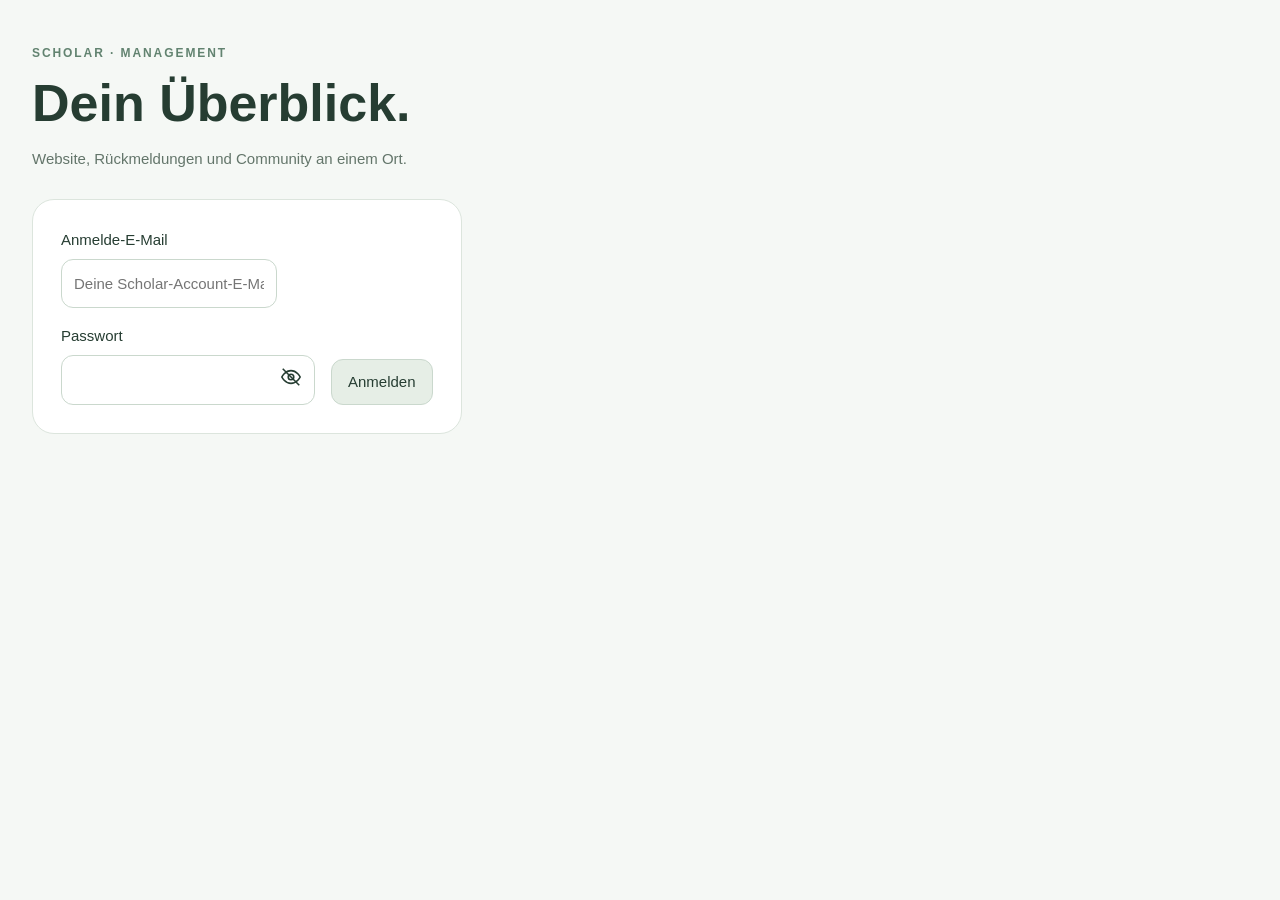
<file: management/index.html>
<!doctype html><html lang="de"><meta charset="utf-8"><meta name="viewport" content="width=device-width,initial-scale=1"><title>Scholar · Verwaltung</title><meta name="robots" content="noindex,nofollow"><meta name="referrer" content="no-referrer"><link rel="stylesheet" href="style.css"><script src="sdk.js" defer></script><script src="config.js" defer></script><script src="offer-view.js" defer></script><script src="origin-filter.js" defer></script><script src="dashboard.js" defer></script><script src="admin.js" defer></script><script src="layout.js" defer></script><script src="managed-notices.js" defer></script><script src="discover.js" defer></script><script src="discover-workflow.js" defer></script><script src="discover-bulk.js" defer></script><script src="discover-topic-model.js" defer></script><script src="discover-topics.js" defer></script><script src="notice-import.js" defer></script><script src="feedback.js" defer></script><script src="newsletter.js" defer></script><link rel="stylesheet" href="management.css"><script src="management.js" defer></script><main><header><span>Scholar · Management</span><h1>Dein Überblick.</h1><p>Website, Rückmeldungen und Community an einem Ort.</p></header><form id="login"><label>Anmelde-E-Mail<input id="email" type="email" autocomplete="username" required></label><label>Passwort<input id="password" type="password" autocomplete="current-password" required></label><button>Anmelden</button></form><p id="status" role="status"></p><section id="dashboard" hidden><nav><label>Kategorie<select id="contentCategory"><option value="all">Alle Inhalte</option><option value="posts">Community-Beiträge</option><option value="offers">Lehrveranstaltungen</option><option value="exams">Prüfungstermine</option></select></label><label>Ansicht<select id="mode"><option value="queue">Zur Prüfung markiert</option><option value="sample">Stichprobe</option><option value="all">Neueste Inhalte</option></select></label><button id="refresh">Aktualisieren</button><button id="logout">Abmelden</button></nav><details><summary>Wortfilter verwalten</summary><p>Begriffe markieren neue oder geänderte Inhalte. Sie löschen und verifizieren nichts.</p><form id="rule"><input id="term" placeholder="Begriff (mindestens 3 Zeichen)" minlength="3" required><button>Filter hinzufügen</button></form><div id="rules"></div></details><div id="items"></div></section></main></html>
</file>
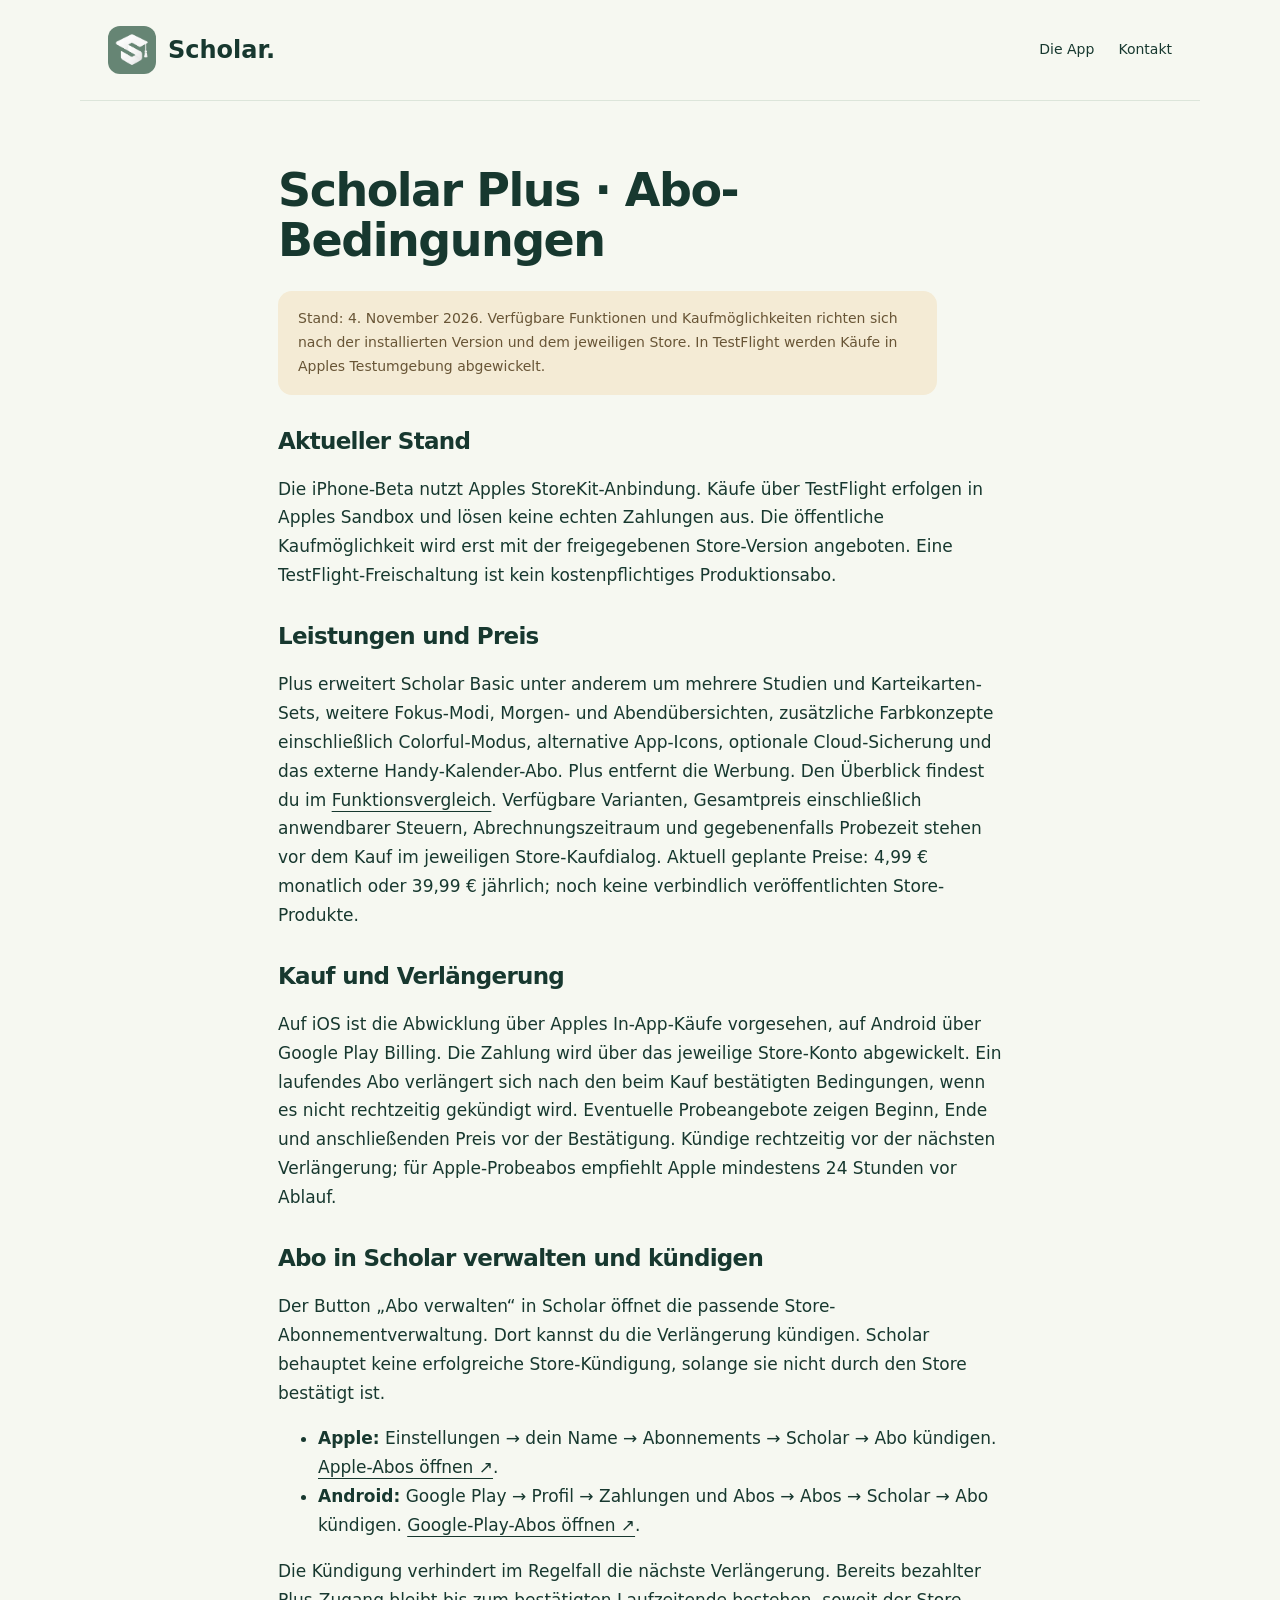
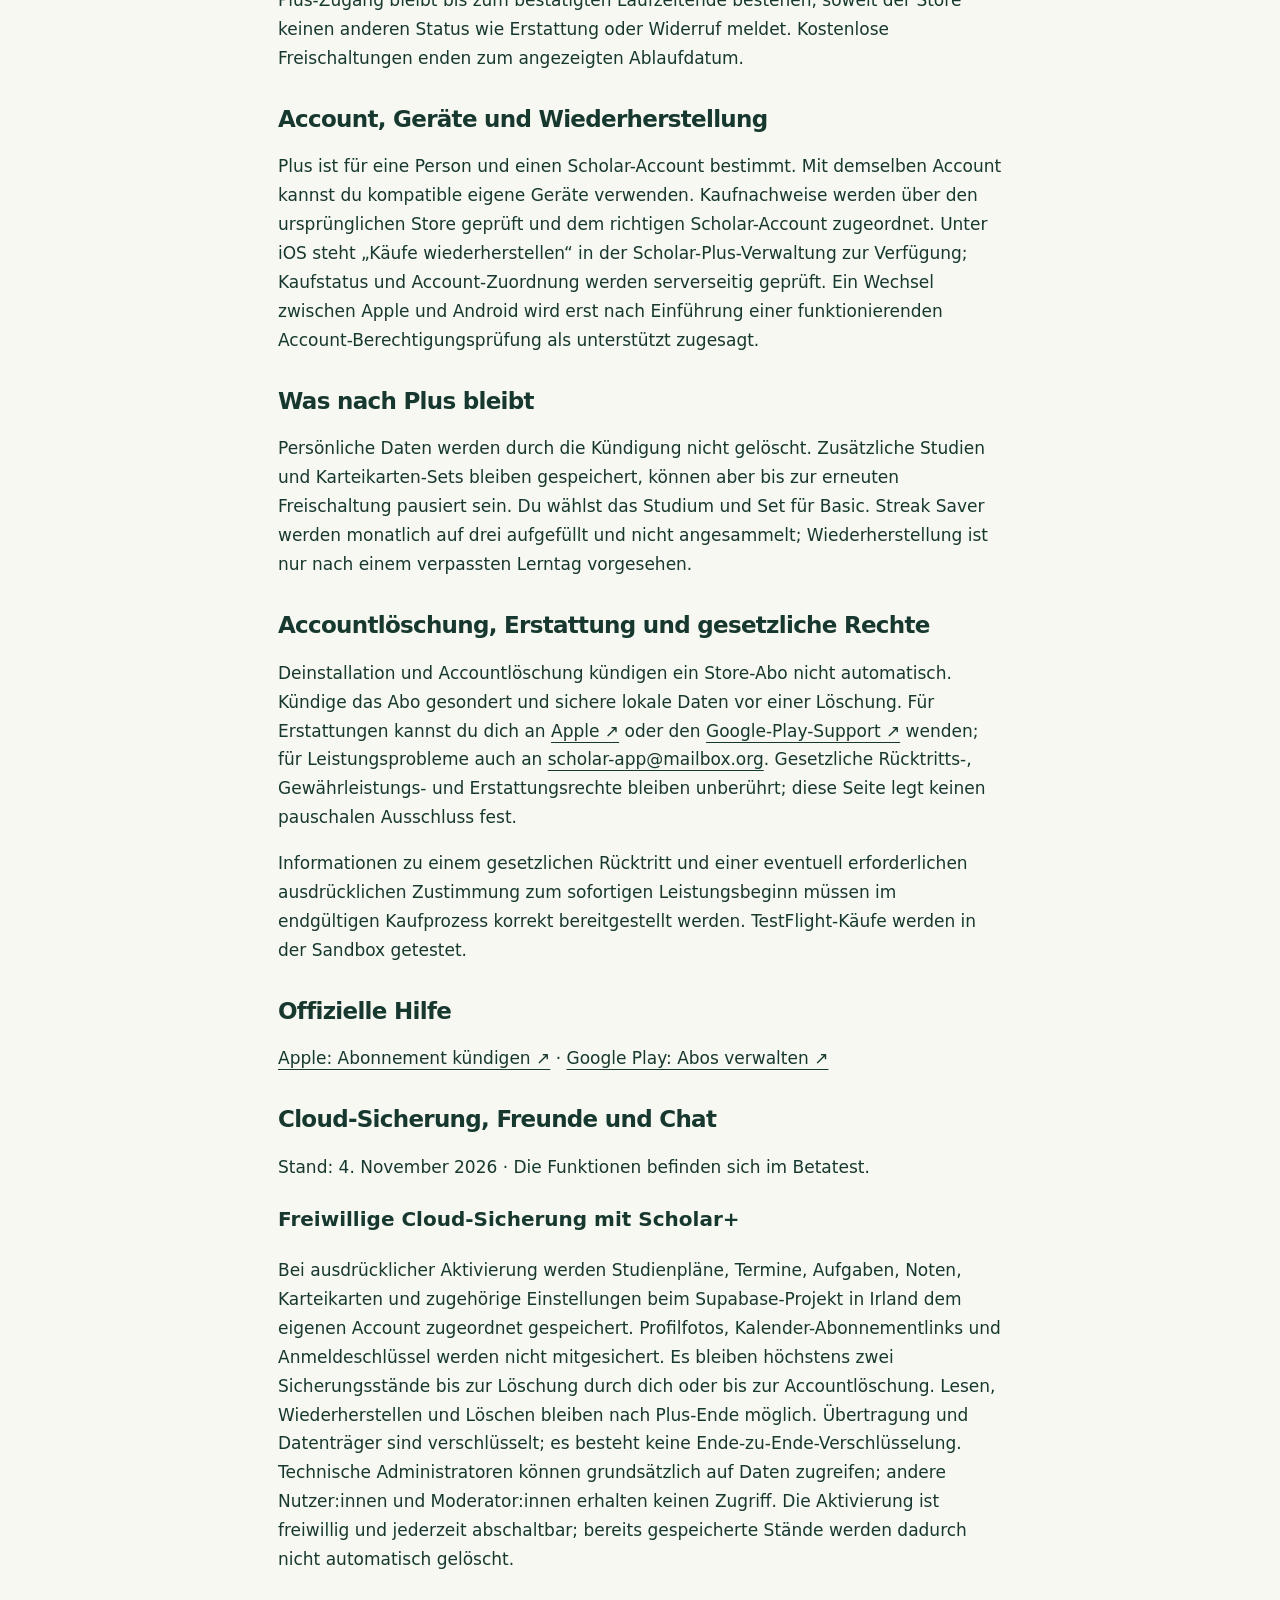
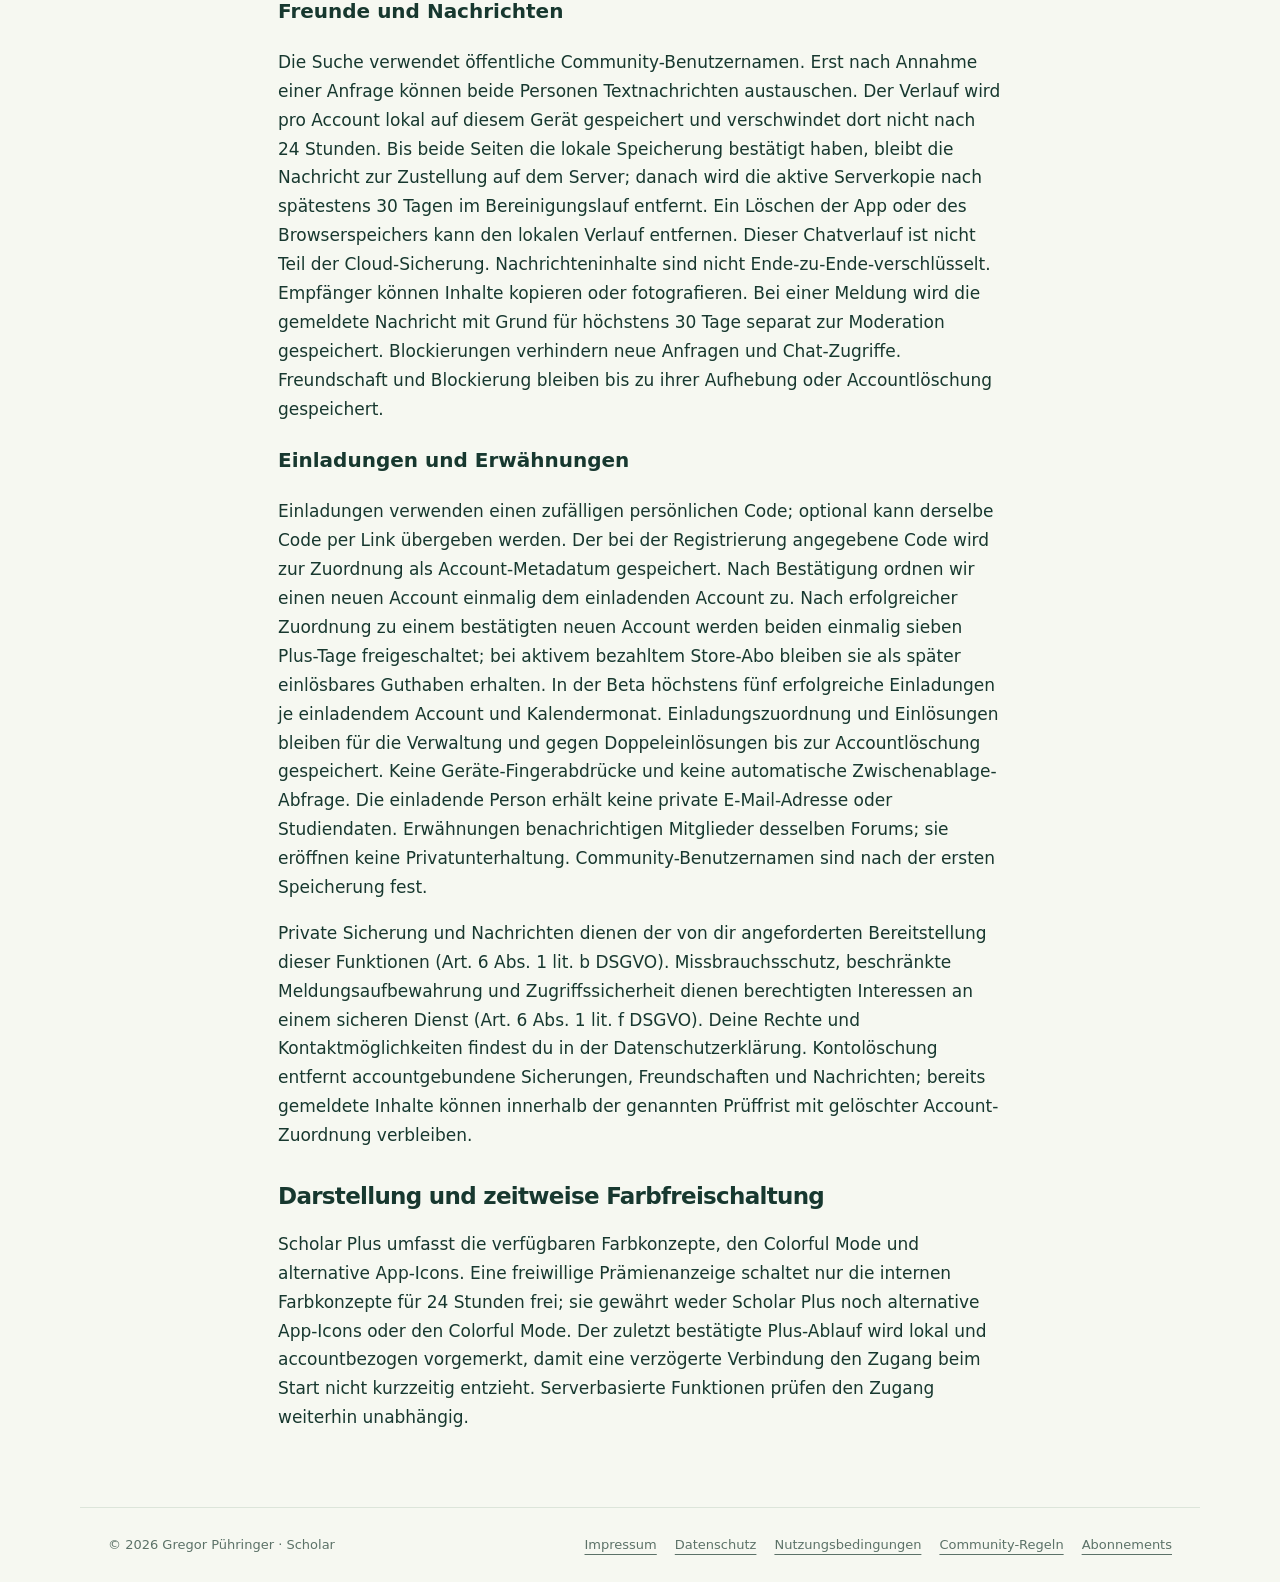
<file: abonnements.html>
<!doctype html><html lang="de"><head><meta charset="utf-8"><meta name="viewport" content="width=device-width,initial-scale=1"><meta name="description" content="Scholar – Studienplanung, Lernen und Community. Informationen zur App und Kontakt."><title>Scholar Plus · Abo-Bedingungen · Scholar</title><link rel="icon" type="image/png" href="assets/favicon-current.png?v=4"><link rel="stylesheet" href="assets/style.css?v=20261104-planner"></head><body><header><a class="brand" href="index.html"><img src="assets/icon.png" alt="">Scholar.</a><nav aria-label="Hauptnavigation"><a href="index.html#funktionen">Die App</a><a href="index.html#kontakt">Kontakt</a></nav></header><main class="legal"><h1>Scholar Plus · Abo-Bedingungen</h1><p class="registration-notice">Stand: 4. November 2026. Verfügbare Funktionen und Kaufmöglichkeiten richten sich nach der installierten Version und dem jeweiligen Store. In TestFlight werden Käufe in Apples Testumgebung abgewickelt.</p><h2>Aktueller Stand</h2><p>Die iPhone-Beta nutzt Apples StoreKit-Anbindung. Käufe über TestFlight erfolgen in Apples Sandbox und lösen keine echten Zahlungen aus. Die öffentliche Kaufmöglichkeit wird erst mit der freigegebenen Store-Version angeboten. Eine TestFlight-Freischaltung ist kein kostenpflichtiges Produktionsabo.</p><h2>Leistungen und Preis</h2><p>Plus erweitert Scholar Basic unter anderem um mehrere Studien und Karteikarten-Sets, weitere Fokus-Modi, Morgen- und Abendübersichten, zusätzliche Farbkonzepte einschließlich Colorful-Modus, alternative App-Icons, optionale Cloud-Sicherung und das externe Handy-Kalender-Abo. Plus entfernt die Werbung. Den Überblick findest du im <a href="index.html#vergleich">Funktionsvergleich</a>. Verfügbare Varianten, Gesamtpreis einschließlich anwendbarer Steuern, Abrechnungszeitraum und gegebenenfalls Probezeit stehen vor dem Kauf im jeweiligen Store-Kaufdialog. Aktuell geplante Preise: 4,99 € monatlich oder 39,99 € jährlich; noch keine verbindlich veröffentlichten Store-Produkte.</p><h2>Kauf und Verlängerung</h2><p>Auf iOS ist die Abwicklung über Apples In-App-Käufe vorgesehen, auf Android über Google Play Billing. Die Zahlung wird über das jeweilige Store-Konto abgewickelt. Ein laufendes Abo verlängert sich nach den beim Kauf bestätigten Bedingungen, wenn es nicht rechtzeitig gekündigt wird. Eventuelle Probeangebote zeigen Beginn, Ende und anschließenden Preis vor der Bestätigung. Kündige rechtzeitig vor der nächsten Verlängerung; für Apple-Probeabos empfiehlt Apple mindestens 24 Stunden vor Ablauf.</p><h2>Abo in Scholar verwalten und kündigen</h2><p>Der Button „Abo verwalten“ in Scholar öffnet die passende Store-Abonnementverwaltung. Dort kannst du die Verlängerung kündigen. Scholar behauptet keine erfolgreiche Store-Kündigung, solange sie nicht durch den Store bestätigt ist.</p><ul><li><strong>Apple:</strong> Einstellungen → dein Name → Abonnements → Scholar → Abo kündigen. <a href="https://apps.apple.com/account/subscriptions">Apple-Abos öffnen ↗</a>.</li><li><strong>Android:</strong> Google Play → Profil → Zahlungen und Abos → Abos → Scholar → Abo kündigen. <a href="https://play.google.com/store/account/subscriptions">Google-Play-Abos öffnen ↗</a>.</li></ul><p>Die Kündigung verhindert im Regelfall die nächste Verlängerung. Bereits bezahlter Plus-Zugang bleibt bis zum bestätigten Laufzeitende bestehen, soweit der Store keinen anderen Status wie Erstattung oder Widerruf meldet. Kostenlose Freischaltungen enden zum angezeigten Ablaufdatum.</p><h2>Account, Geräte und Wiederherstellung</h2><p>Plus ist für eine Person und einen Scholar-Account bestimmt. Mit demselben Account kannst du kompatible eigene Geräte verwenden. Kaufnachweise werden über den ursprünglichen Store geprüft und dem richtigen Scholar-Account zugeordnet. Unter iOS steht „Käufe wiederherstellen“ in der Scholar-Plus-Verwaltung zur Verfügung; Kaufstatus und Account-Zuordnung werden serverseitig geprüft. Ein Wechsel zwischen Apple und Android wird erst nach Einführung einer funktionierenden Account-Berechtigungsprüfung als unterstützt zugesagt.</p><h2>Was nach Plus bleibt</h2><p>Persönliche Daten werden durch die Kündigung nicht gelöscht. Zusätzliche Studien und Karteikarten-Sets bleiben gespeichert, können aber bis zur erneuten Freischaltung pausiert sein. Du wählst das Studium und Set für Basic. Streak Saver werden monatlich auf drei aufgefüllt und nicht angesammelt; Wiederherstellung ist nur nach einem verpassten Lerntag vorgesehen.</p><h2>Accountlöschung, Erstattung und gesetzliche Rechte</h2><p>Deinstallation und Accountlöschung kündigen ein Store-Abo nicht automatisch. Kündige das Abo gesondert und sichere lokale Daten vor einer Löschung. Für Erstattungen kannst du dich an <a href="https://reportaproblem.apple.com/">Apple ↗</a> oder den <a href="https://support.google.com/googleplay/answer/2479637?hl=de">Google-Play-Support ↗</a> wenden; für Leistungsprobleme auch an <a href="mailto:scholar-app@mailbox.org">scholar-app@mailbox.org</a>. Gesetzliche Rücktritts-, Gewährleistungs- und Erstattungsrechte bleiben unberührt; diese Seite legt keinen pauschalen Ausschluss fest.</p><p>Informationen zu einem gesetzlichen Rücktritt und einer eventuell erforderlichen ausdrücklichen Zustimmung zum sofortigen Leistungsbeginn müssen im endgültigen Kaufprozess korrekt bereitgestellt werden. TestFlight-Käufe werden in der Sandbox getestet.</p><h2>Offizielle Hilfe</h2><p><a href="https://support.apple.com/de-at/118428">Apple: Abonnement kündigen ↗</a> · <a href="https://support.google.com/googleplay/answer/7018481?hl=de">Google Play: Abos verwalten ↗</a></p><!-- scholar-private-features --><section class="card"><h2>Cloud-Sicherung, Freunde und Chat</h2><p>Stand: 4. November 2026 · Die Funktionen befinden sich im Betatest.</p><h3>Freiwillige Cloud-Sicherung mit Scholar+</h3><p>Bei ausdrücklicher Aktivierung werden Studienpläne, Termine, Aufgaben, Noten, Karteikarten und zugehörige Einstellungen beim Supabase-Projekt in Irland dem eigenen Account zugeordnet gespeichert. Profilfotos, Kalender-Abonnementlinks und Anmeldeschlüssel werden nicht mitgesichert. Es bleiben höchstens zwei Sicherungsstände bis zur Löschung durch dich oder bis zur Accountlöschung. Lesen, Wiederherstellen und Löschen bleiben nach Plus-Ende möglich. Übertragung und Datenträger sind verschlüsselt; es besteht keine Ende-zu-Ende-Verschlüsselung. Technische Administratoren können grundsätzlich auf Daten zugreifen; andere Nutzer:innen und Moderator:innen erhalten keinen Zugriff. Die Aktivierung ist freiwillig und jederzeit abschaltbar; bereits gespeicherte Stände werden dadurch nicht automatisch gelöscht.</p><h3>Freunde und Nachrichten</h3><p>Die Suche verwendet öffentliche Community-Benutzernamen. Erst nach Annahme einer Anfrage können beide Personen Textnachrichten austauschen. Der Verlauf wird pro Account lokal auf diesem Gerät gespeichert und verschwindet dort nicht nach 24 Stunden. Bis beide Seiten die lokale Speicherung bestätigt haben, bleibt die Nachricht zur Zustellung auf dem Server; danach wird die aktive Serverkopie nach spätestens 30 Tagen im Bereinigungslauf entfernt. Ein Löschen der App oder des Browserspeichers kann den lokalen Verlauf entfernen. Dieser Chatverlauf ist nicht Teil der Cloud-Sicherung. Nachrichteninhalte sind nicht Ende-zu-Ende-verschlüsselt. Empfänger können Inhalte kopieren oder fotografieren. Bei einer Meldung wird die gemeldete Nachricht mit Grund für höchstens 30 Tage separat zur Moderation gespeichert. Blockierungen verhindern neue Anfragen und Chat-Zugriffe. Freundschaft und Blockierung bleiben bis zu ihrer Aufhebung oder Accountlöschung gespeichert.</p><h3>Einladungen und Erwähnungen</h3><p>Einladungen verwenden einen zufälligen persönlichen Code; optional kann derselbe Code per Link übergeben werden. Der bei der Registrierung angegebene Code wird zur Zuordnung als Account-Metadatum gespeichert. Nach Bestätigung ordnen wir einen neuen Account einmalig dem einladenden Account zu. Nach erfolgreicher Zuordnung zu einem bestätigten neuen Account werden beiden einmalig sieben Plus-Tage freigeschaltet; bei aktivem bezahltem Store-Abo bleiben sie als später einlösbares Guthaben erhalten. In der Beta höchstens fünf erfolgreiche Einladungen je einladendem Account und Kalendermonat. Einladungszuordnung und Einlösungen bleiben für die Verwaltung und gegen Doppeleinlösungen bis zur Accountlöschung gespeichert. Keine Geräte-Fingerabdrücke und keine automatische Zwischenablage-Abfrage. Die einladende Person erhält keine private E-Mail-Adresse oder Studiendaten. Erwähnungen benachrichtigen Mitglieder desselben Forums; sie eröffnen keine Privatunterhaltung. Community-Benutzernamen sind nach der ersten Speicherung fest.</p><p>Private Sicherung und Nachrichten dienen der von dir angeforderten Bereitstellung dieser Funktionen (Art. 6 Abs. 1 lit. b DSGVO). Missbrauchsschutz, beschränkte Meldungsaufbewahrung und Zugriffssicherheit dienen berechtigten Interessen an einem sicheren Dienst (Art. 6 Abs. 1 lit. f DSGVO). Deine Rechte und Kontaktmöglichkeiten findest du in der Datenschutzerklärung. Kontolöschung entfernt accountgebundene Sicherungen, Freundschaften und Nachrichten; bereits gemeldete Inhalte können innerhalb der genannten Prüffrist mit gelöschter Account-Zuordnung verbleiben.</p></section><!-- /scholar-private-features --><h2>Darstellung und zeitweise Farbfreischaltung</h2><p>Scholar Plus umfasst die verfügbaren Farbkonzepte, den Colorful Mode und alternative App-Icons. Eine freiwillige Prämienanzeige schaltet nur die internen Farbkonzepte für 24 Stunden frei; sie gewährt weder Scholar Plus noch alternative App-Icons oder den Colorful Mode. Der zuletzt bestätigte Plus-Ablauf wird lokal und accountbezogen vorgemerkt, damit eine verzögerte Verbindung den Zugang beim Start nicht kurzzeitig entzieht. Serverbasierte Funktionen prüfen den Zugang weiterhin unabhängig.</p></main><footer><span>© 2026 Gregor Pühringer · Scholar</span><div><a href="impressum.html">Impressum</a><a href="datenschutz.html">Datenschutz</a><a href="nutzungsbedingungen.html">Nutzungsbedingungen</a><a href="community.html">Community-Regeln</a><a href="abonnements.html">Abonnements</a></div></footer><script src="assets/analytics.js?v=20261106" defer></script></body></html>
</file>
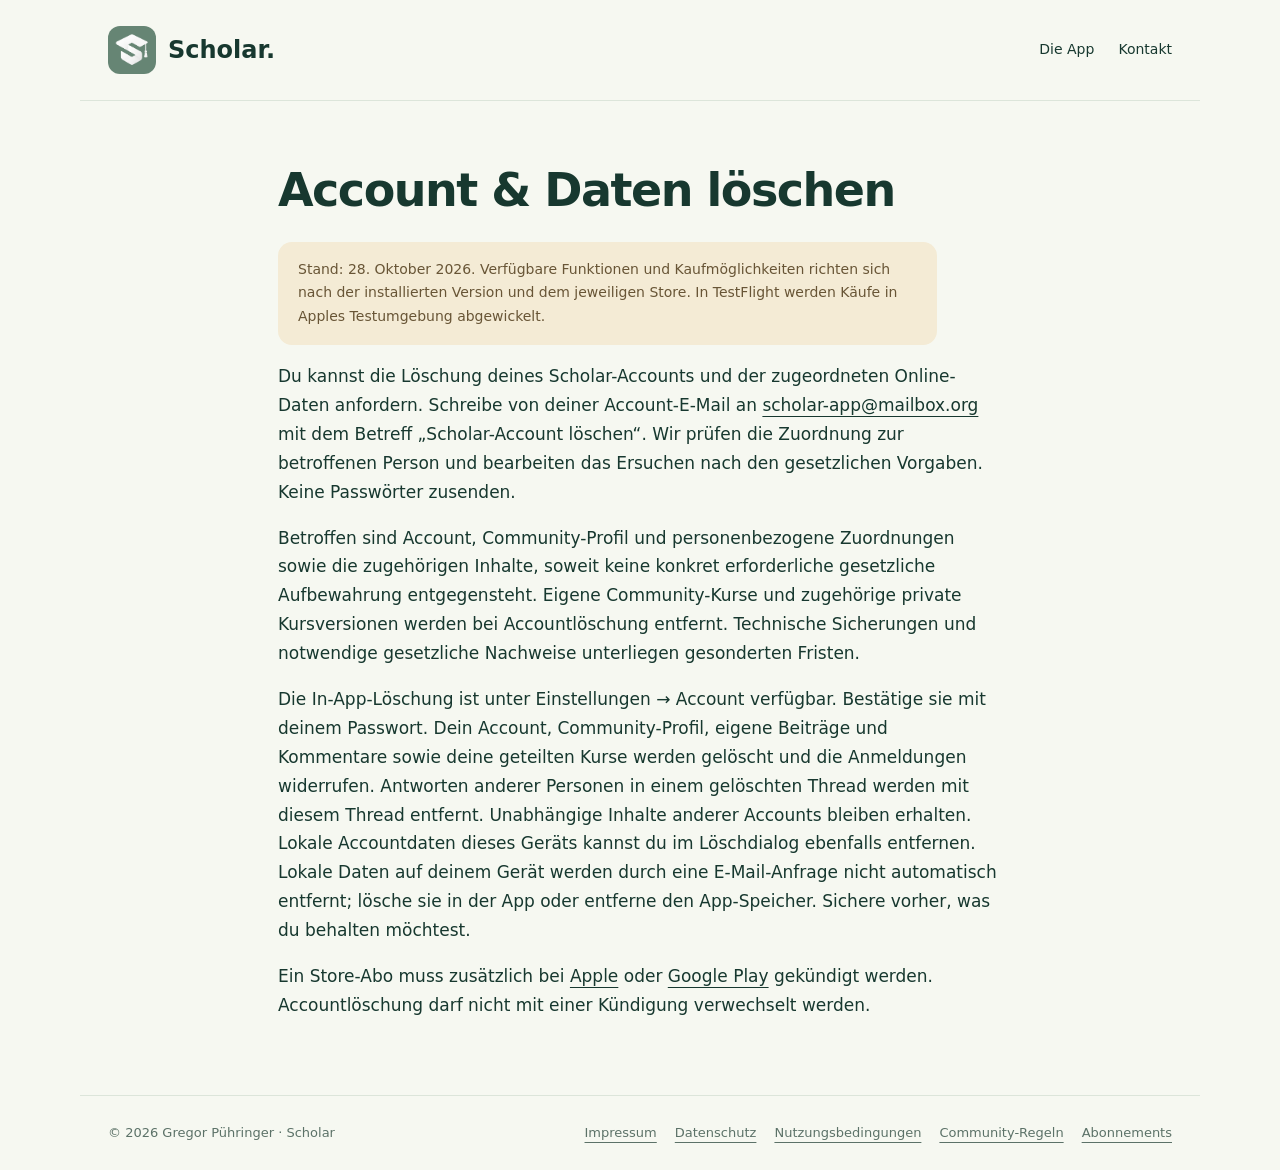
<file: account-loeschen.html>
<!doctype html><html lang="de"><head><meta charset="utf-8"><meta name="viewport" content="width=device-width,initial-scale=1"><meta name="description" content="Scholar – Studienplanung, Lernen und Community. Informationen zur App und Kontakt."><title>Account & Daten löschen · Scholar</title><link rel="icon" type="image/png" href="assets/favicon-current.png?v=4"><link rel="stylesheet" href="assets/style.css?v=20261011-compare2"></head><body><header><a class="brand" href="index.html"><img src="assets/icon.png" alt="">Scholar.</a><nav aria-label="Hauptnavigation"><a href="index.html#funktionen">Die App</a><a href="index.html#kontakt">Kontakt</a></nav></header><main class="legal"><h1>Account & Daten löschen</h1><p class="registration-notice">Stand: 28. Oktober 2026. Verfügbare Funktionen und Kaufmöglichkeiten richten sich nach der installierten Version und dem jeweiligen Store. In TestFlight werden Käufe in Apples Testumgebung abgewickelt.</p><p>Du kannst die Löschung deines Scholar-Accounts und der zugeordneten Online-Daten anfordern. Schreibe von deiner Account-E-Mail an <a href="mailto:scholar-app@mailbox.org">scholar-app@mailbox.org</a> mit dem Betreff „Scholar-Account löschen“. Wir prüfen die Zuordnung zur betroffenen Person und bearbeiten das Ersuchen nach den gesetzlichen Vorgaben. Keine Passwörter zusenden.</p><p>Betroffen sind Account, Community-Profil und personenbezogene Zuordnungen sowie die zugehörigen Inhalte, soweit keine konkret erforderliche gesetzliche Aufbewahrung entgegensteht. Eigene Community-Kurse und zugehörige private Kursversionen werden bei Accountlöschung entfernt. Technische Sicherungen und notwendige gesetzliche Nachweise unterliegen gesonderten Fristen.</p><p>Die In-App-Löschung ist unter Einstellungen → Account verfügbar. Bestätige sie mit deinem Passwort. Dein Account, Community-Profil, eigene Beiträge und Kommentare sowie deine geteilten Kurse werden gelöscht und die Anmeldungen widerrufen. Antworten anderer Personen in einem gelöschten Thread werden mit diesem Thread entfernt. Unabhängige Inhalte anderer Accounts bleiben erhalten. Lokale Accountdaten dieses Geräts kannst du im Löschdialog ebenfalls entfernen. Lokale Daten auf deinem Gerät werden durch eine E-Mail-Anfrage nicht automatisch entfernt; lösche sie in der App oder entferne den App-Speicher. Sichere vorher, was du behalten möchtest.</p><p>Ein Store-Abo muss zusätzlich bei <a href="https://apps.apple.com/account/subscriptions">Apple</a> oder <a href="https://play.google.com/store/account/subscriptions">Google Play</a> gekündigt werden. Accountlöschung darf nicht mit einer Kündigung verwechselt werden.</p></main><footer><span>© 2026 Gregor Pühringer · Scholar</span><div><a href="impressum.html">Impressum</a><a href="datenschutz.html">Datenschutz</a><a href="nutzungsbedingungen.html">Nutzungsbedingungen</a><a href="community.html">Community-Regeln</a><a href="abonnements.html">Abonnements</a></div></footer><script src="assets/analytics.js?v=20261106" defer></script></body></html>
</file>
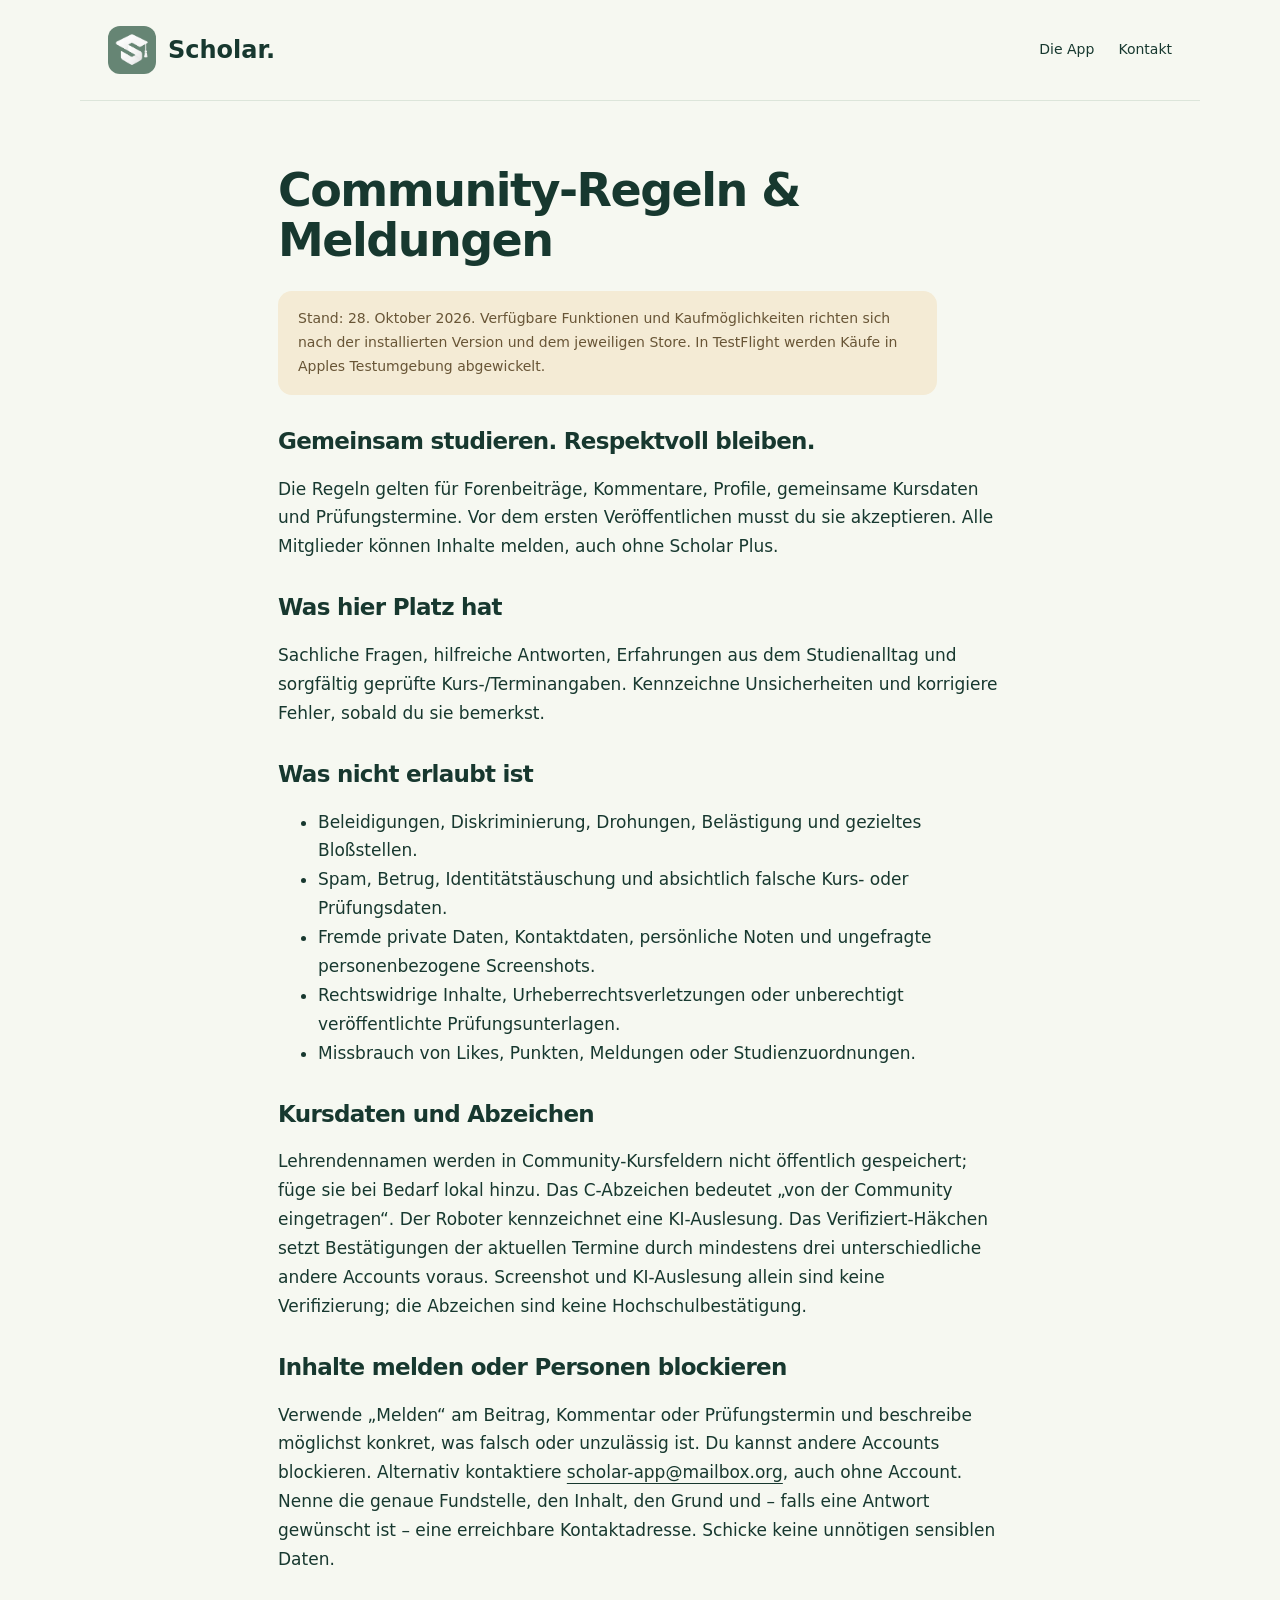
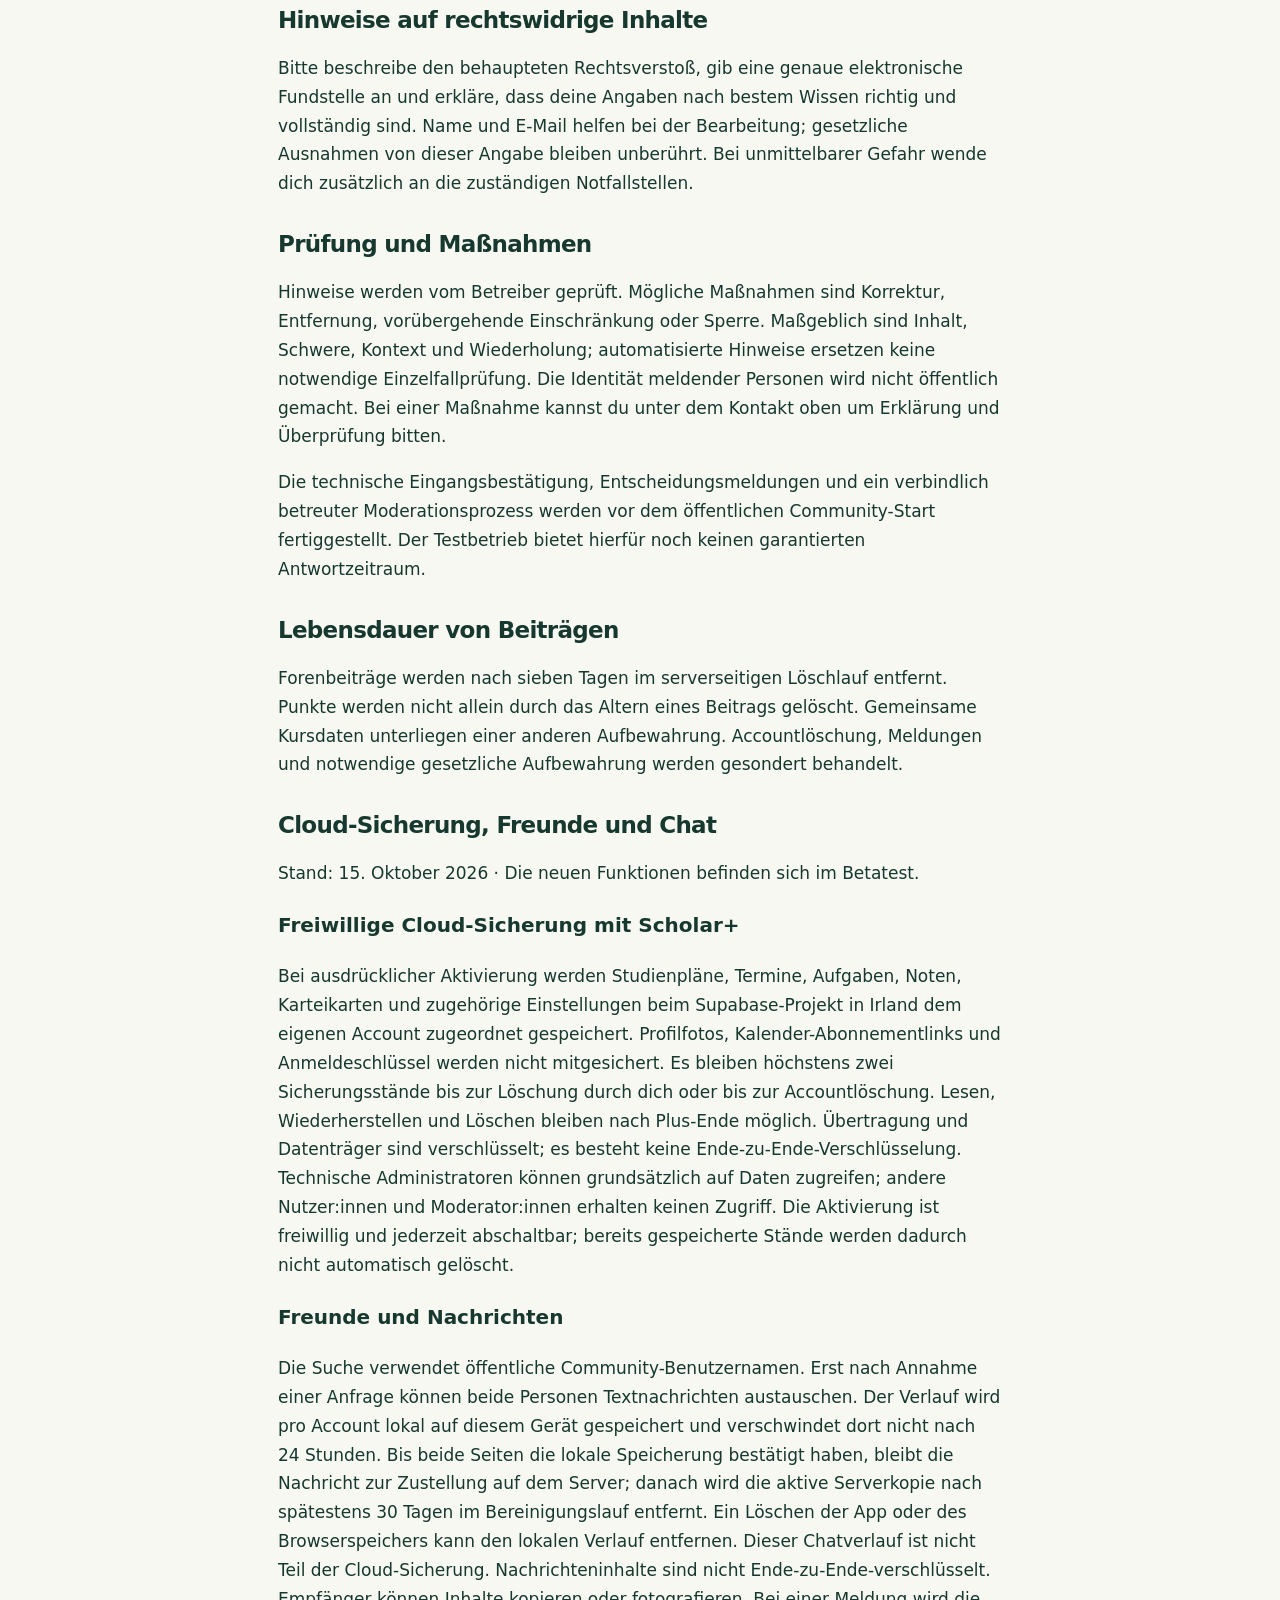
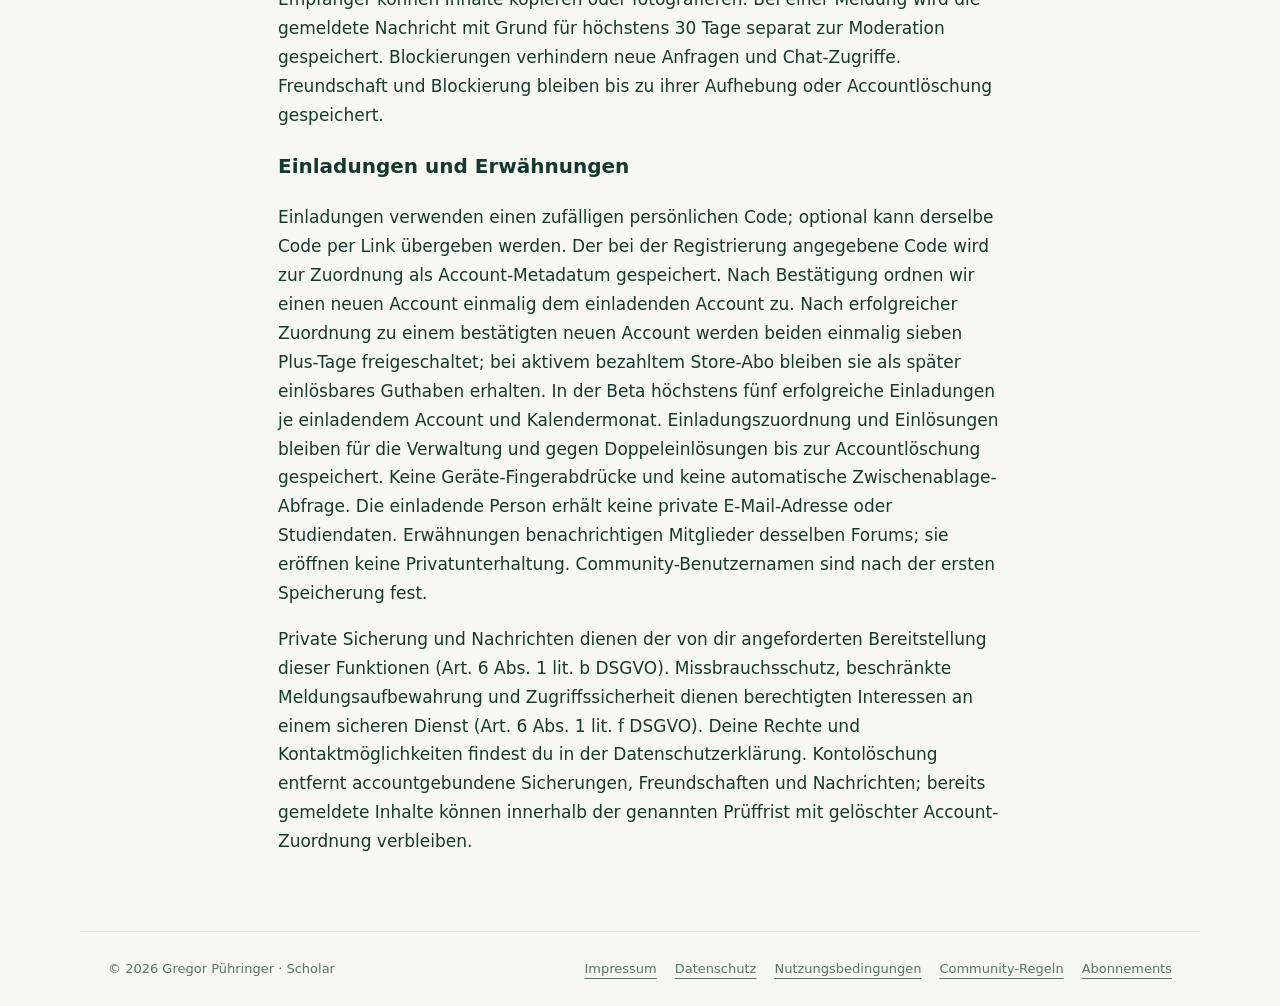
<file: community.html>
<!doctype html><html lang="de"><head><meta charset="utf-8"><meta name="viewport" content="width=device-width,initial-scale=1"><meta name="description" content="Scholar – Studienplanung, Lernen und Community. Informationen zur App und Kontakt."><title>Community-Regeln & Meldungen · Scholar</title><link rel="icon" type="image/png" href="assets/favicon-current.png?v=4"><link rel="stylesheet" href="assets/style.css?v=20261011-compare2"></head><body><header><a class="brand" href="index.html"><img src="assets/icon.png" alt="">Scholar.</a><nav aria-label="Hauptnavigation"><a href="index.html#funktionen">Die App</a><a href="index.html#kontakt">Kontakt</a></nav></header><main class="legal"><h1>Community-Regeln & Meldungen</h1><p class="registration-notice">Stand: 28. Oktober 2026. Verfügbare Funktionen und Kaufmöglichkeiten richten sich nach der installierten Version und dem jeweiligen Store. In TestFlight werden Käufe in Apples Testumgebung abgewickelt.</p><h2>Gemeinsam studieren. Respektvoll bleiben.</h2><p>Die Regeln gelten für Forenbeiträge, Kommentare, Profile, gemeinsame Kursdaten und Prüfungstermine. Vor dem ersten Veröffentlichen musst du sie akzeptieren. Alle Mitglieder können Inhalte melden, auch ohne Scholar Plus.</p><h2>Was hier Platz hat</h2><p>Sachliche Fragen, hilfreiche Antworten, Erfahrungen aus dem Studienalltag und sorgfältig geprüfte Kurs-/Terminangaben. Kennzeichne Unsicherheiten und korrigiere Fehler, sobald du sie bemerkst.</p><h2>Was nicht erlaubt ist</h2><ul><li>Beleidigungen, Diskriminierung, Drohungen, Belästigung und gezieltes Bloßstellen.</li><li>Spam, Betrug, Identitätstäuschung und absichtlich falsche Kurs- oder Prüfungsdaten.</li><li>Fremde private Daten, Kontaktdaten, persönliche Noten und ungefragte personenbezogene Screenshots.</li><li>Rechtswidrige Inhalte, Urheberrechtsverletzungen oder unberechtigt veröffentlichte Prüfungsunterlagen.</li><li>Missbrauch von Likes, Punkten, Meldungen oder Studienzuordnungen.</li></ul><h2>Kursdaten und Abzeichen</h2><p>Lehrendennamen werden in Community-Kursfeldern nicht öffentlich gespeichert; füge sie bei Bedarf lokal hinzu. Das C-Abzeichen bedeutet „von der Community eingetragen“. Der Roboter kennzeichnet eine KI-Auslesung. Das Verifiziert-Häkchen setzt Bestätigungen der aktuellen Termine durch mindestens drei unterschiedliche andere Accounts voraus. Screenshot und KI-Auslesung allein sind keine Verifizierung; die Abzeichen sind keine Hochschulbestätigung.</p><h2>Inhalte melden oder Personen blockieren</h2><p>Verwende „Melden“ am Beitrag, Kommentar oder Prüfungstermin und beschreibe möglichst konkret, was falsch oder unzulässig ist. Du kannst andere Accounts blockieren. Alternativ kontaktiere <a href="mailto:scholar-app@mailbox.org">scholar-app@mailbox.org</a>, auch ohne Account. Nenne die genaue Fundstelle, den Inhalt, den Grund und – falls eine Antwort gewünscht ist – eine erreichbare Kontaktadresse. Schicke keine unnötigen sensiblen Daten.</p><h2>Hinweise auf rechtswidrige Inhalte</h2><p>Bitte beschreibe den behaupteten Rechtsverstoß, gib eine genaue elektronische Fundstelle an und erkläre, dass deine Angaben nach bestem Wissen richtig und vollständig sind. Name und E-Mail helfen bei der Bearbeitung; gesetzliche Ausnahmen von dieser Angabe bleiben unberührt. Bei unmittelbarer Gefahr wende dich zusätzlich an die zuständigen Notfallstellen.</p><h2>Prüfung und Maßnahmen</h2><p>Hinweise werden vom Betreiber geprüft. Mögliche Maßnahmen sind Korrektur, Entfernung, vorübergehende Einschränkung oder Sperre. Maßgeblich sind Inhalt, Schwere, Kontext und Wiederholung; automatisierte Hinweise ersetzen keine notwendige Einzelfallprüfung. Die Identität meldender Personen wird nicht öffentlich gemacht. Bei einer Maßnahme kannst du unter dem Kontakt oben um Erklärung und Überprüfung bitten.</p><p>Die technische Eingangsbestätigung, Entscheidungsmeldungen und ein verbindlich betreuter Moderationsprozess werden vor dem öffentlichen Community-Start fertiggestellt. Der Testbetrieb bietet hierfür noch keinen garantierten Antwortzeitraum.</p><h2>Lebensdauer von Beiträgen</h2><p>Forenbeiträge werden nach sieben Tagen im serverseitigen Löschlauf entfernt. Punkte werden nicht allein durch das Altern eines Beitrags gelöscht. Gemeinsame Kursdaten unterliegen einer anderen Aufbewahrung. Accountlöschung, Meldungen und notwendige gesetzliche Aufbewahrung werden gesondert behandelt.</p><!-- scholar-private-features --><section class="card"><h2>Cloud-Sicherung, Freunde und Chat</h2><p>Stand: 15. Oktober 2026 · Die neuen Funktionen befinden sich im Betatest.</p><h3>Freiwillige Cloud-Sicherung mit Scholar+</h3><p>Bei ausdrücklicher Aktivierung werden Studienpläne, Termine, Aufgaben, Noten, Karteikarten und zugehörige Einstellungen beim Supabase-Projekt in Irland dem eigenen Account zugeordnet gespeichert. Profilfotos, Kalender-Abonnementlinks und Anmeldeschlüssel werden nicht mitgesichert. Es bleiben höchstens zwei Sicherungsstände bis zur Löschung durch dich oder bis zur Accountlöschung. Lesen, Wiederherstellen und Löschen bleiben nach Plus-Ende möglich. Übertragung und Datenträger sind verschlüsselt; es besteht keine Ende-zu-Ende-Verschlüsselung. Technische Administratoren können grundsätzlich auf Daten zugreifen; andere Nutzer:innen und Moderator:innen erhalten keinen Zugriff. Die Aktivierung ist freiwillig und jederzeit abschaltbar; bereits gespeicherte Stände werden dadurch nicht automatisch gelöscht.</p><h3>Freunde und Nachrichten</h3><p>Die Suche verwendet öffentliche Community-Benutzernamen. Erst nach Annahme einer Anfrage können beide Personen Textnachrichten austauschen. Der Verlauf wird pro Account lokal auf diesem Gerät gespeichert und verschwindet dort nicht nach 24 Stunden. Bis beide Seiten die lokale Speicherung bestätigt haben, bleibt die Nachricht zur Zustellung auf dem Server; danach wird die aktive Serverkopie nach spätestens 30 Tagen im Bereinigungslauf entfernt. Ein Löschen der App oder des Browserspeichers kann den lokalen Verlauf entfernen. Dieser Chatverlauf ist nicht Teil der Cloud-Sicherung. Nachrichteninhalte sind nicht Ende-zu-Ende-verschlüsselt. Empfänger können Inhalte kopieren oder fotografieren. Bei einer Meldung wird die gemeldete Nachricht mit Grund für höchstens 30 Tage separat zur Moderation gespeichert. Blockierungen verhindern neue Anfragen und Chat-Zugriffe. Freundschaft und Blockierung bleiben bis zu ihrer Aufhebung oder Accountlöschung gespeichert.</p><h3>Einladungen und Erwähnungen</h3><p>Einladungen verwenden einen zufälligen persönlichen Code; optional kann derselbe Code per Link übergeben werden. Der bei der Registrierung angegebene Code wird zur Zuordnung als Account-Metadatum gespeichert. Nach Bestätigung ordnen wir einen neuen Account einmalig dem einladenden Account zu. Nach erfolgreicher Zuordnung zu einem bestätigten neuen Account werden beiden einmalig sieben Plus-Tage freigeschaltet; bei aktivem bezahltem Store-Abo bleiben sie als später einlösbares Guthaben erhalten. In der Beta höchstens fünf erfolgreiche Einladungen je einladendem Account und Kalendermonat. Einladungszuordnung und Einlösungen bleiben für die Verwaltung und gegen Doppeleinlösungen bis zur Accountlöschung gespeichert. Keine Geräte-Fingerabdrücke und keine automatische Zwischenablage-Abfrage. Die einladende Person erhält keine private E-Mail-Adresse oder Studiendaten. Erwähnungen benachrichtigen Mitglieder desselben Forums; sie eröffnen keine Privatunterhaltung. Community-Benutzernamen sind nach der ersten Speicherung fest.</p><p>Private Sicherung und Nachrichten dienen der von dir angeforderten Bereitstellung dieser Funktionen (Art. 6 Abs. 1 lit. b DSGVO). Missbrauchsschutz, beschränkte Meldungsaufbewahrung und Zugriffssicherheit dienen berechtigten Interessen an einem sicheren Dienst (Art. 6 Abs. 1 lit. f DSGVO). Deine Rechte und Kontaktmöglichkeiten findest du in der Datenschutzerklärung. Kontolöschung entfernt accountgebundene Sicherungen, Freundschaften und Nachrichten; bereits gemeldete Inhalte können innerhalb der genannten Prüffrist mit gelöschter Account-Zuordnung verbleiben.</p></section><!-- /scholar-private-features --></main><footer><span>© 2026 Gregor Pühringer · Scholar</span><div><a href="impressum.html">Impressum</a><a href="datenschutz.html">Datenschutz</a><a href="nutzungsbedingungen.html">Nutzungsbedingungen</a><a href="community.html">Community-Regeln</a><a href="abonnements.html">Abonnements</a></div></footer><script src="assets/analytics.js?v=20261106" defer></script></body></html>
</file>
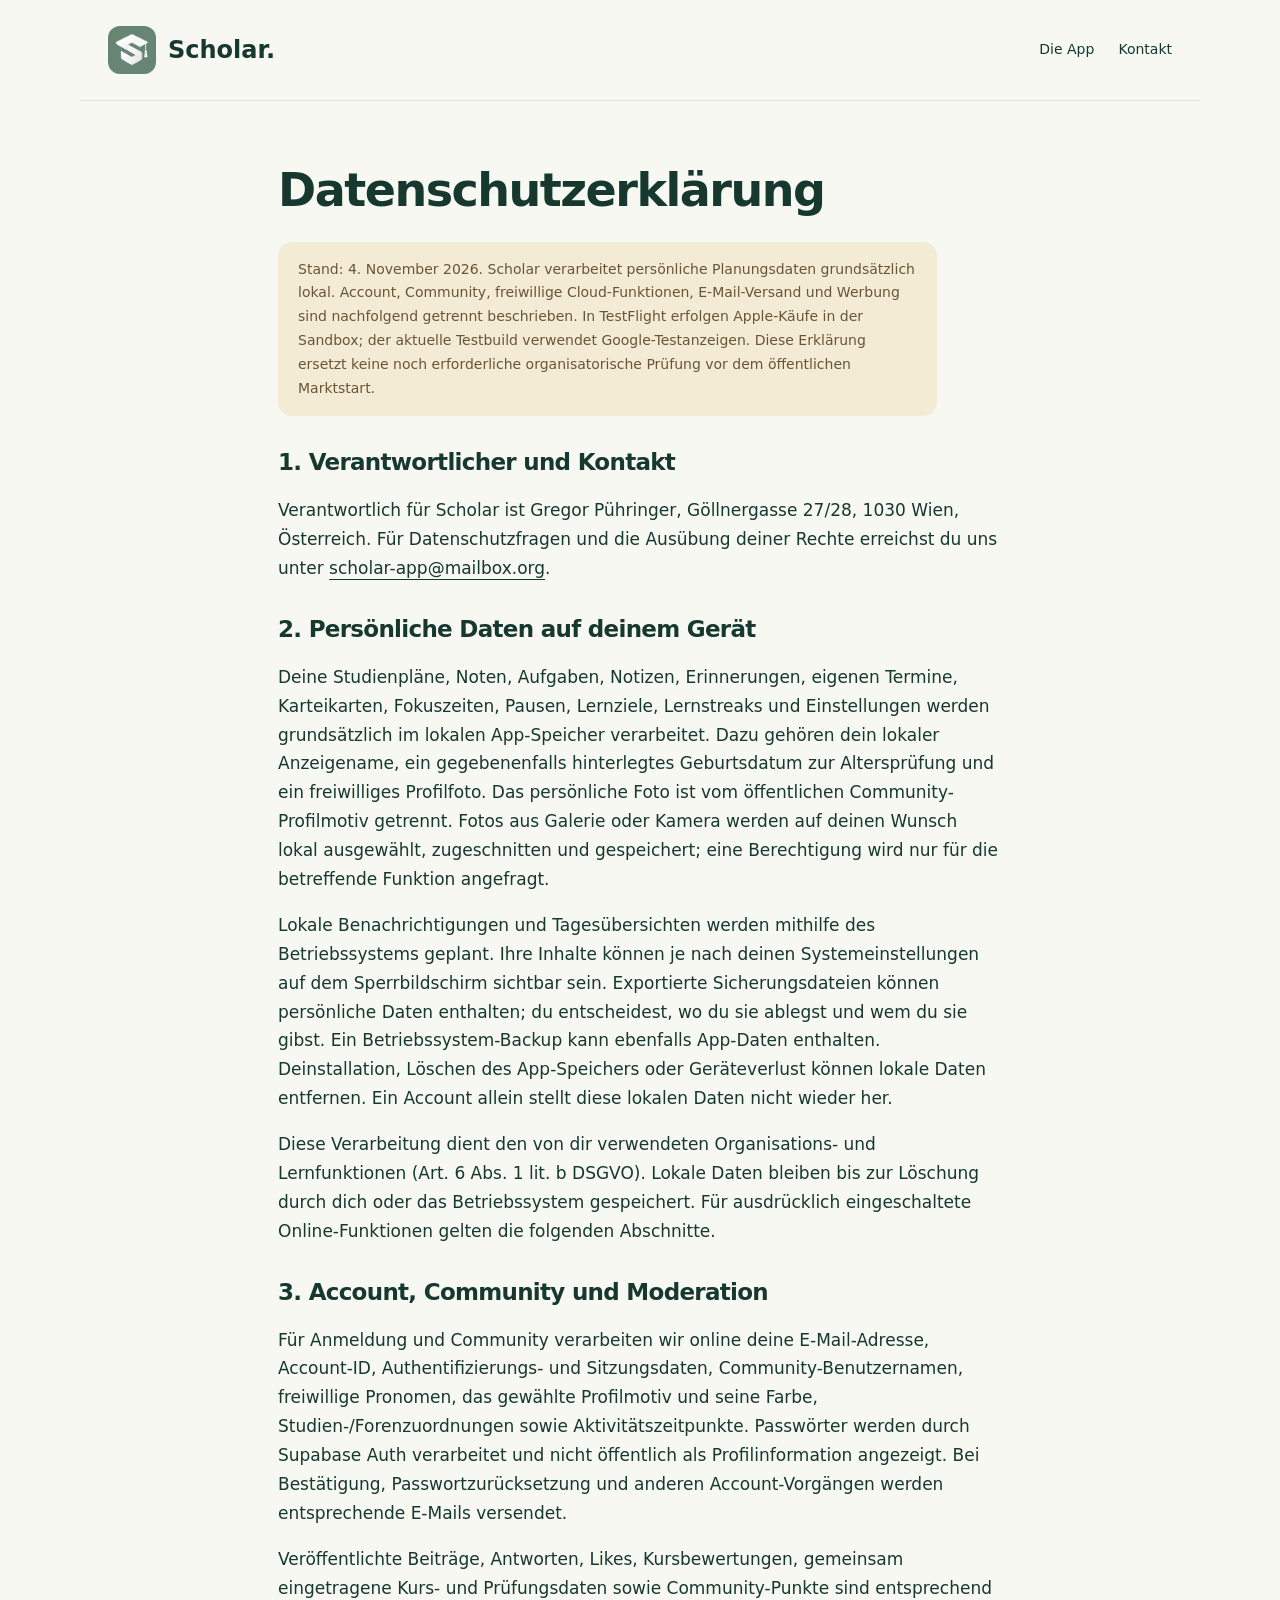
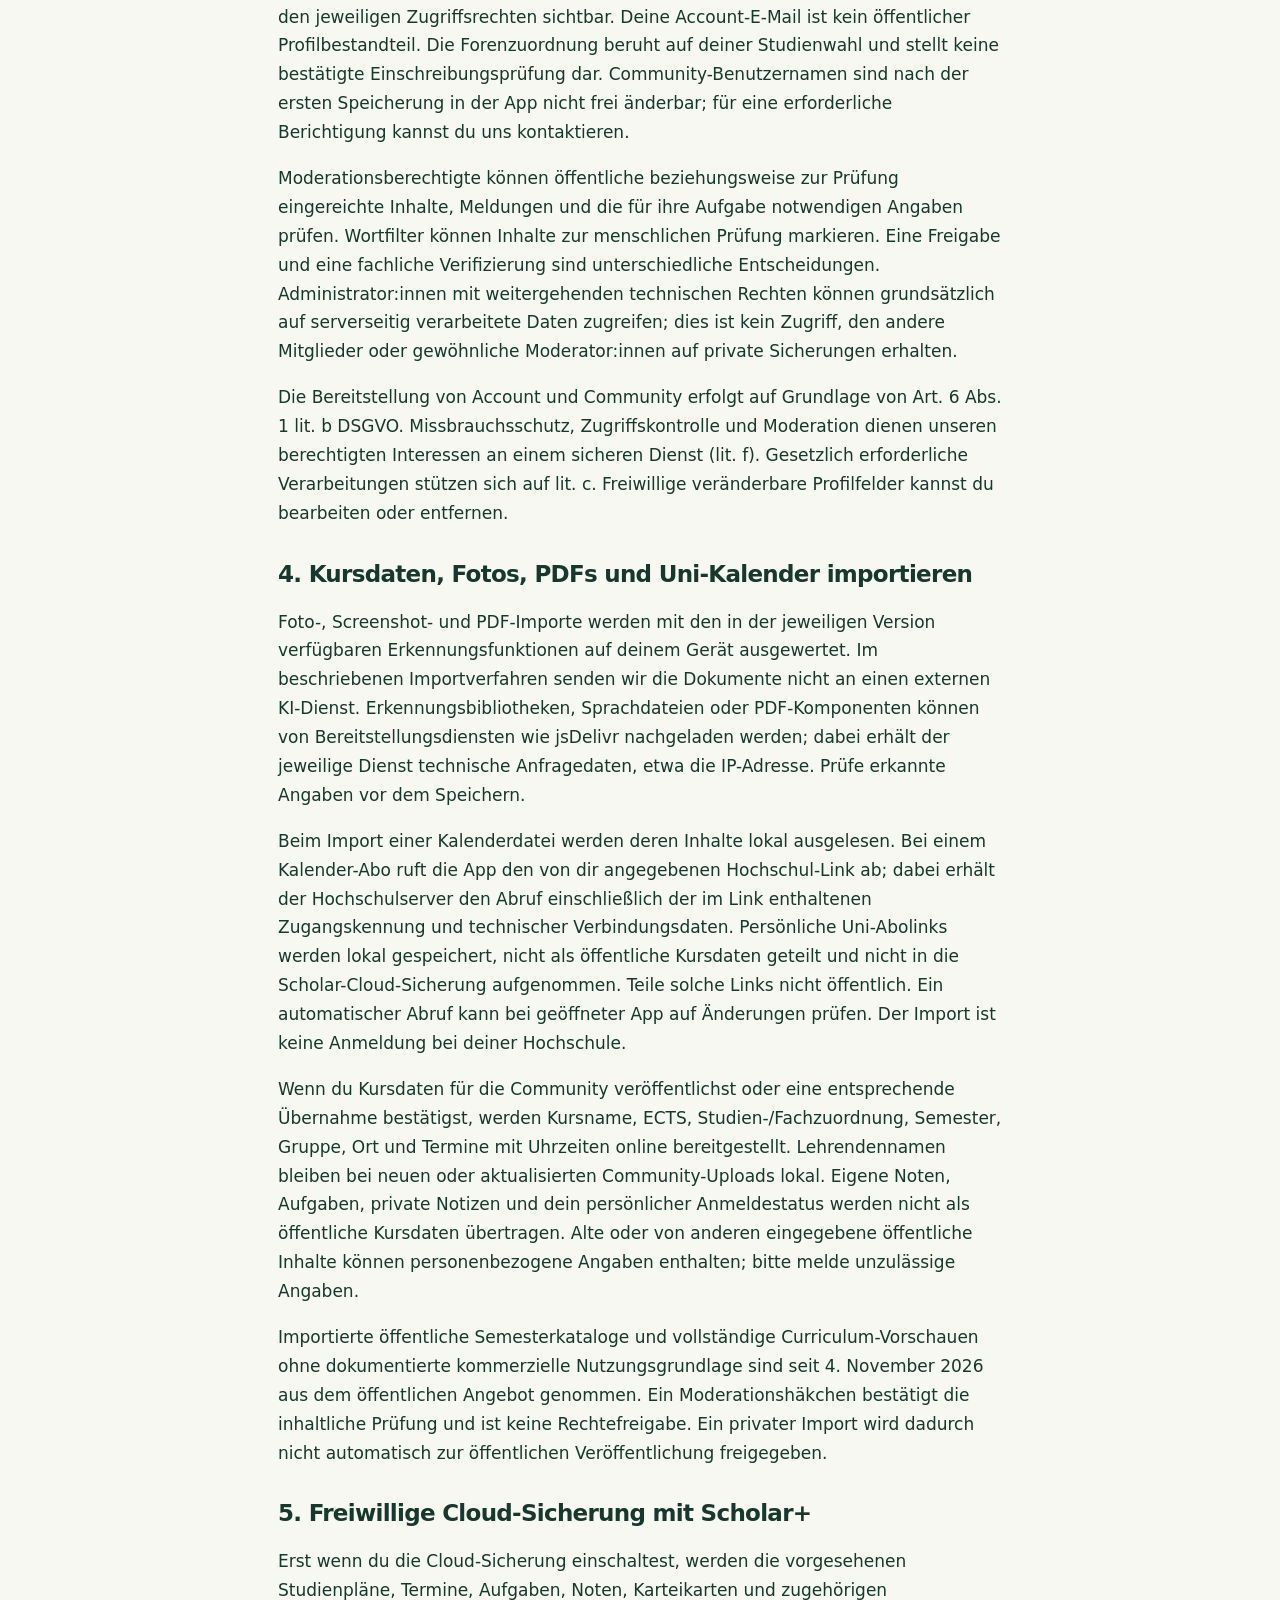
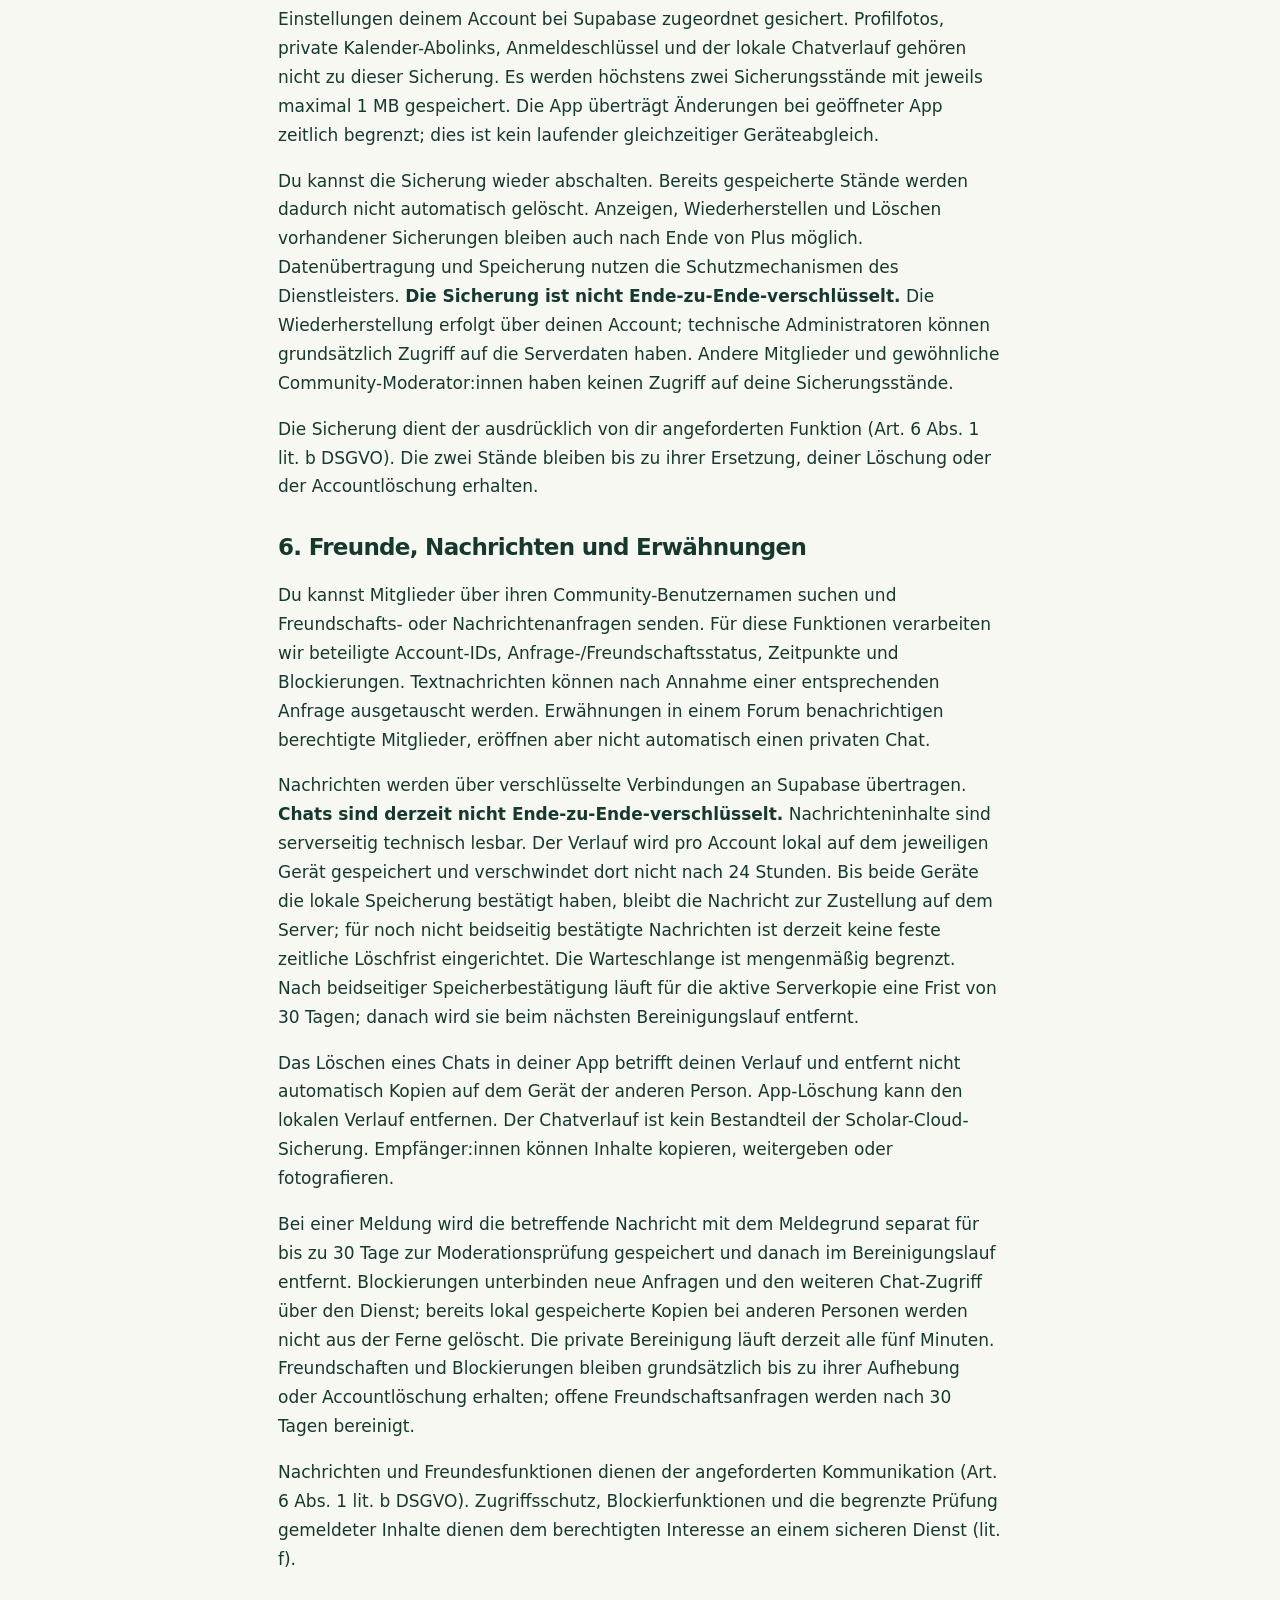
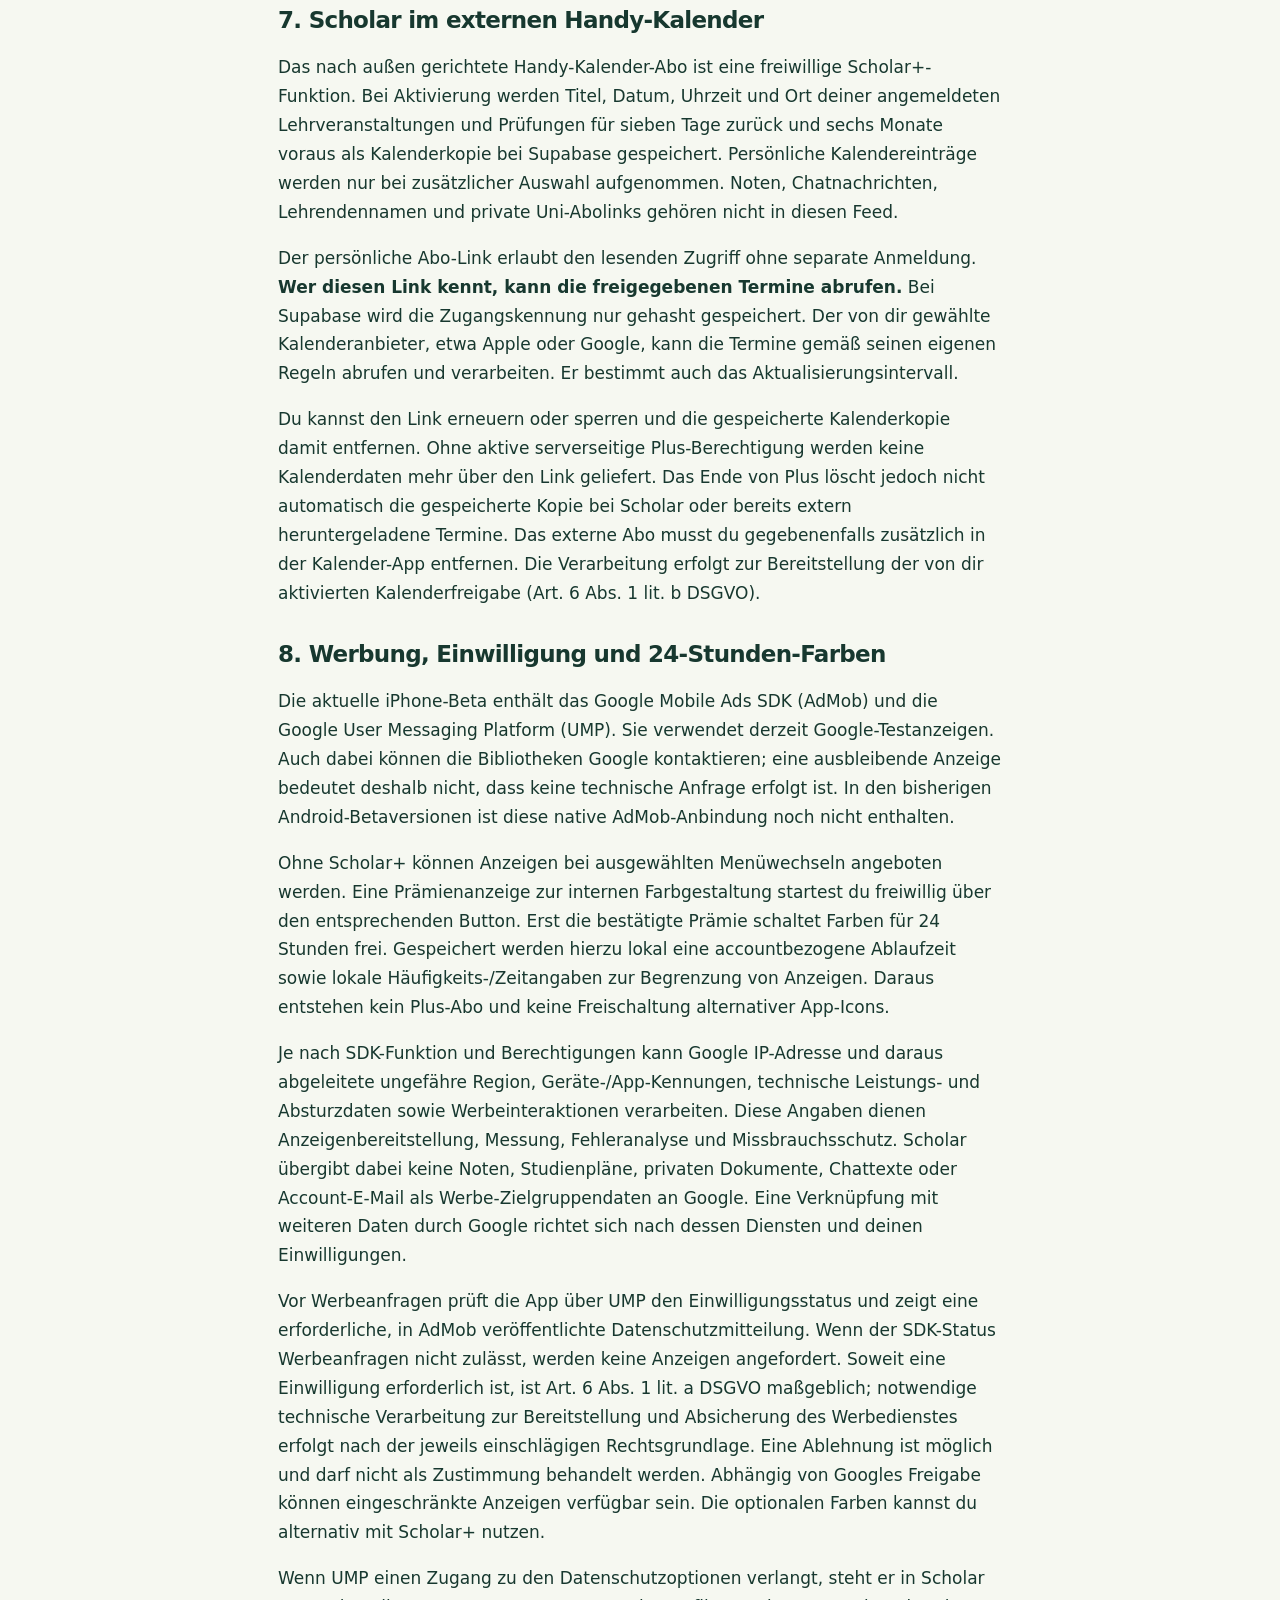
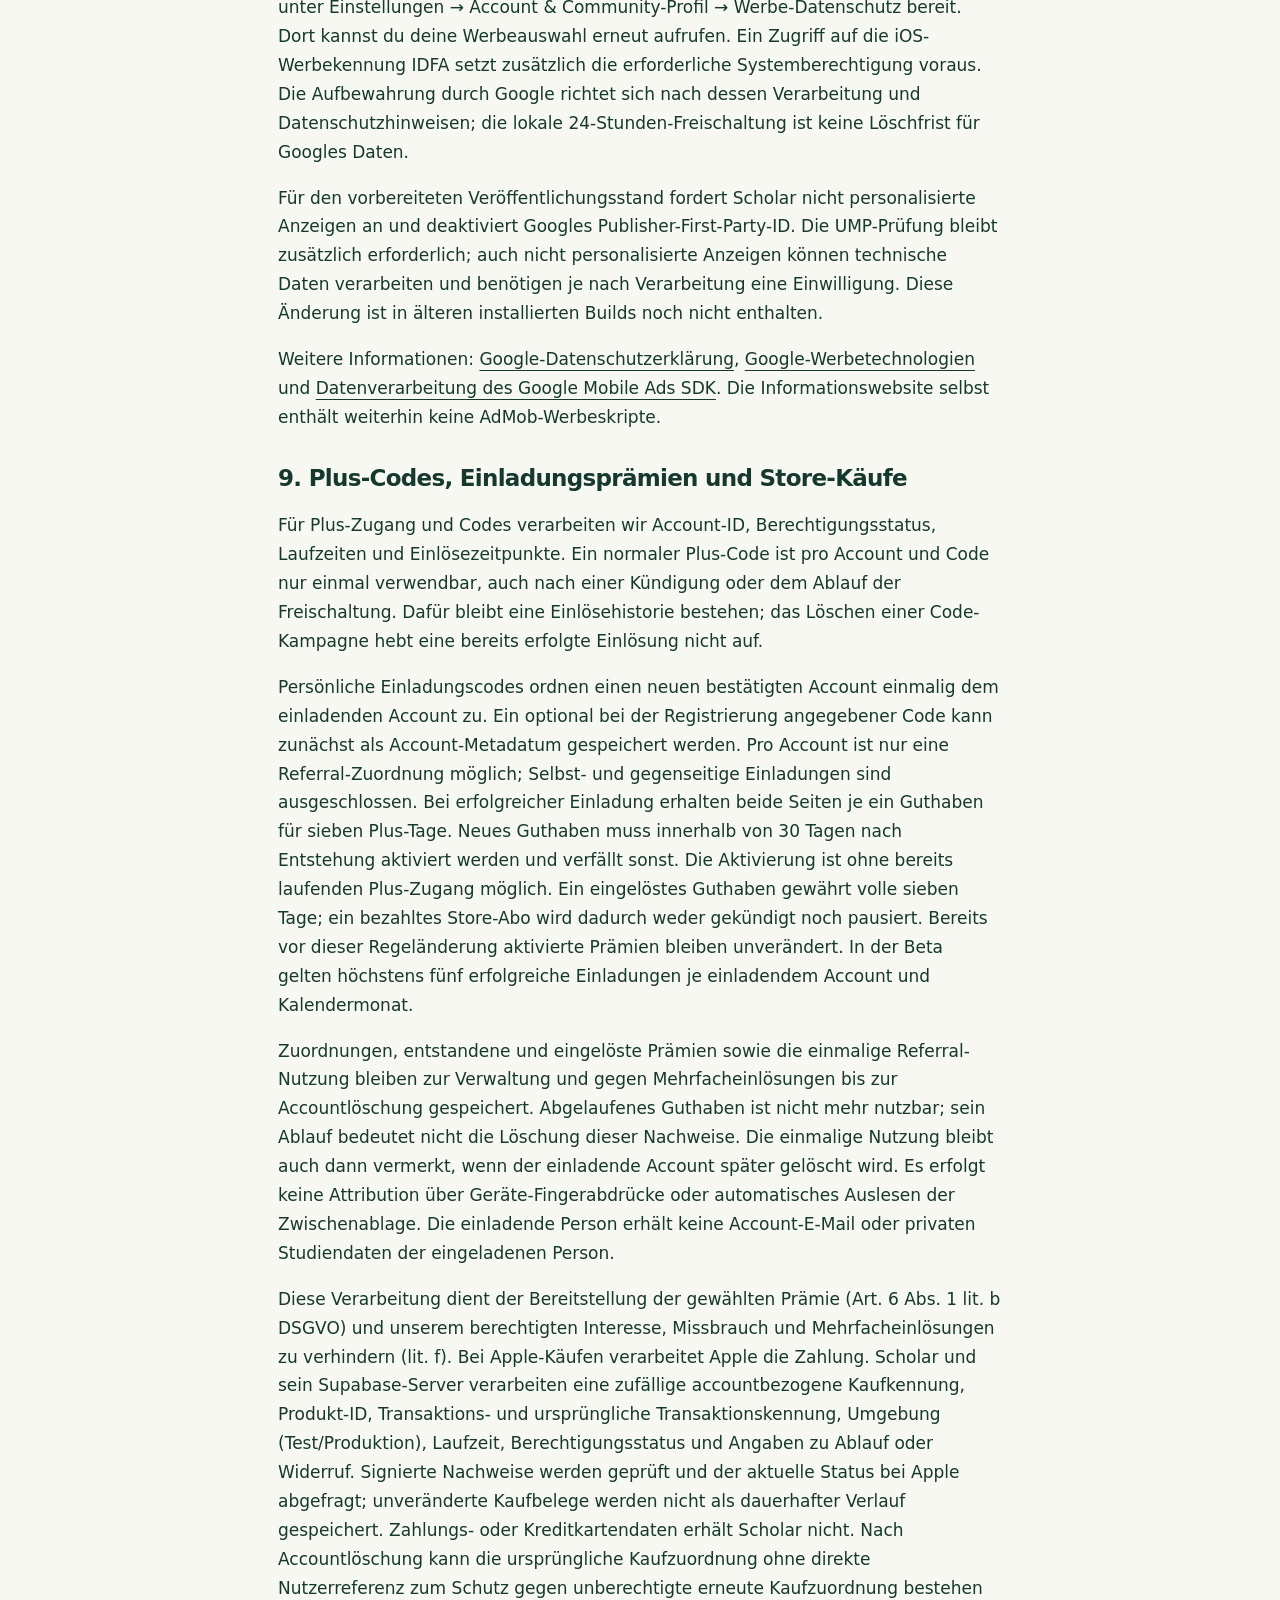
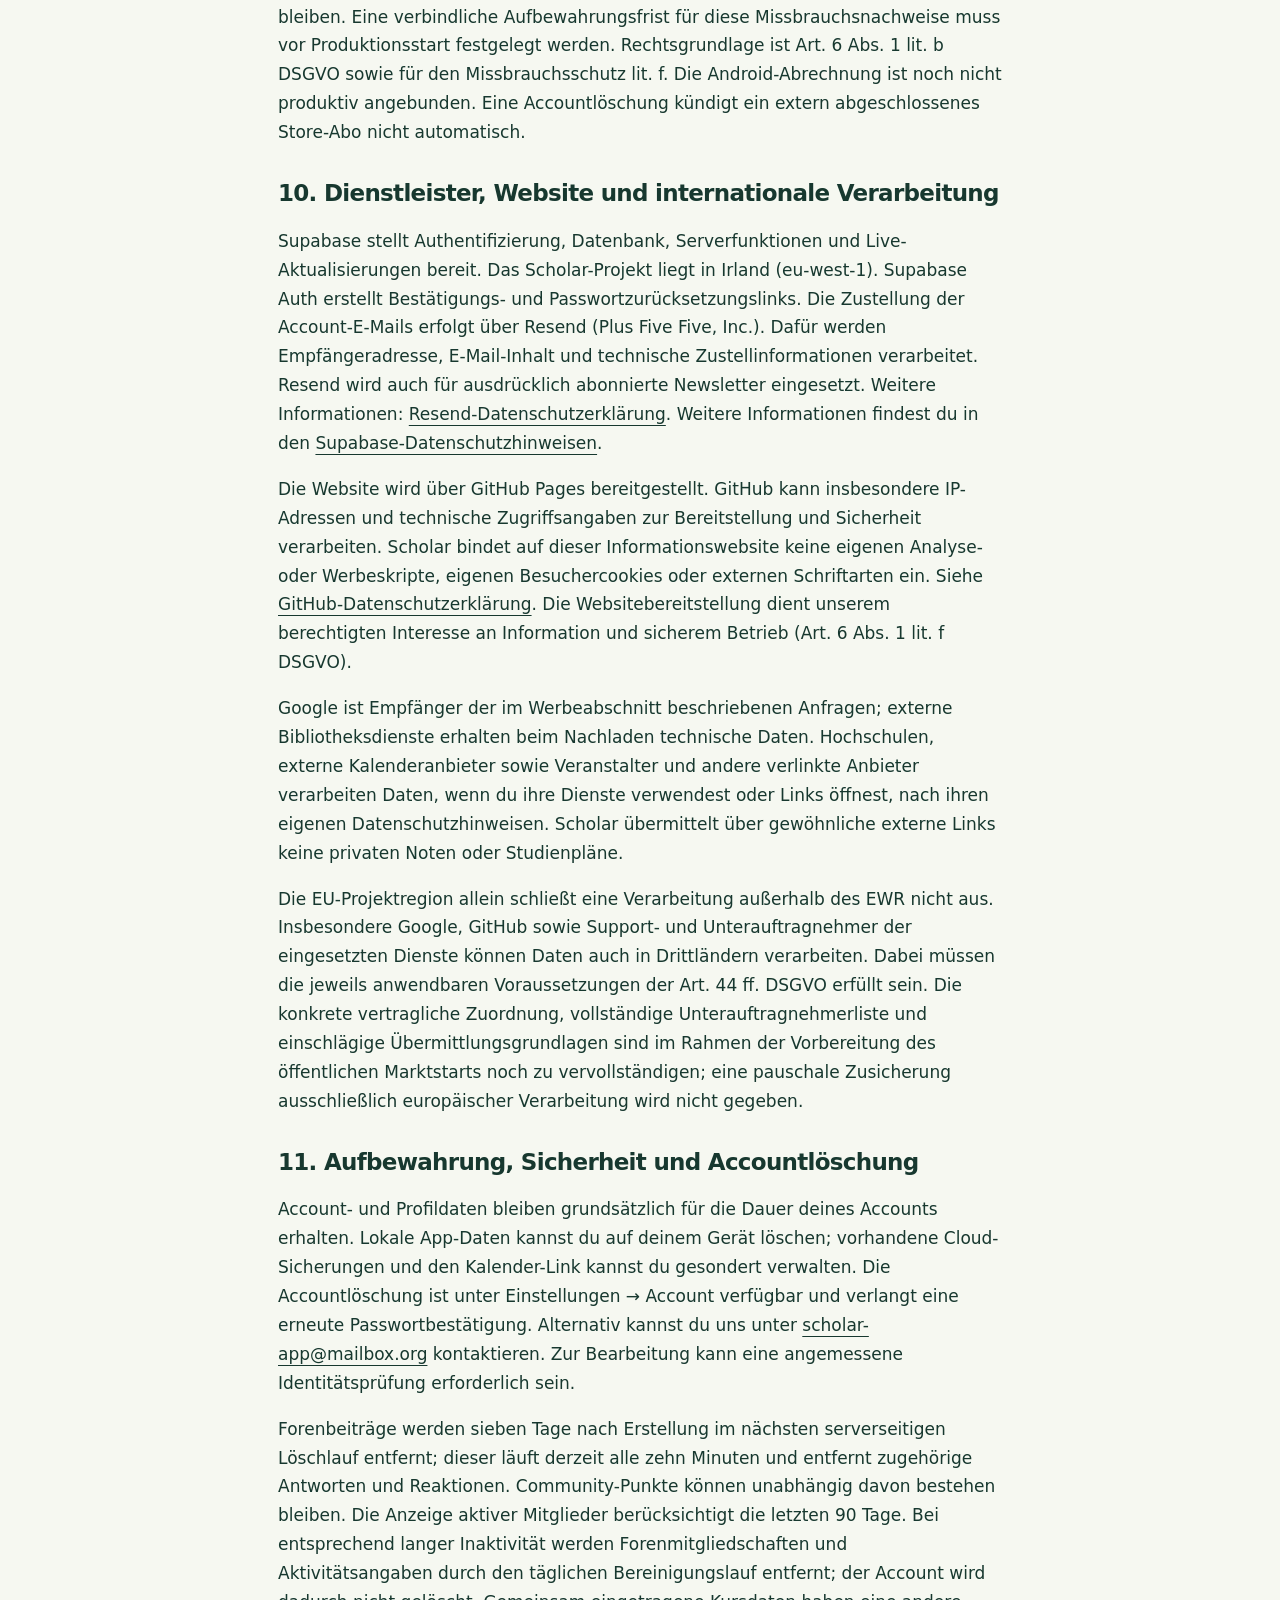
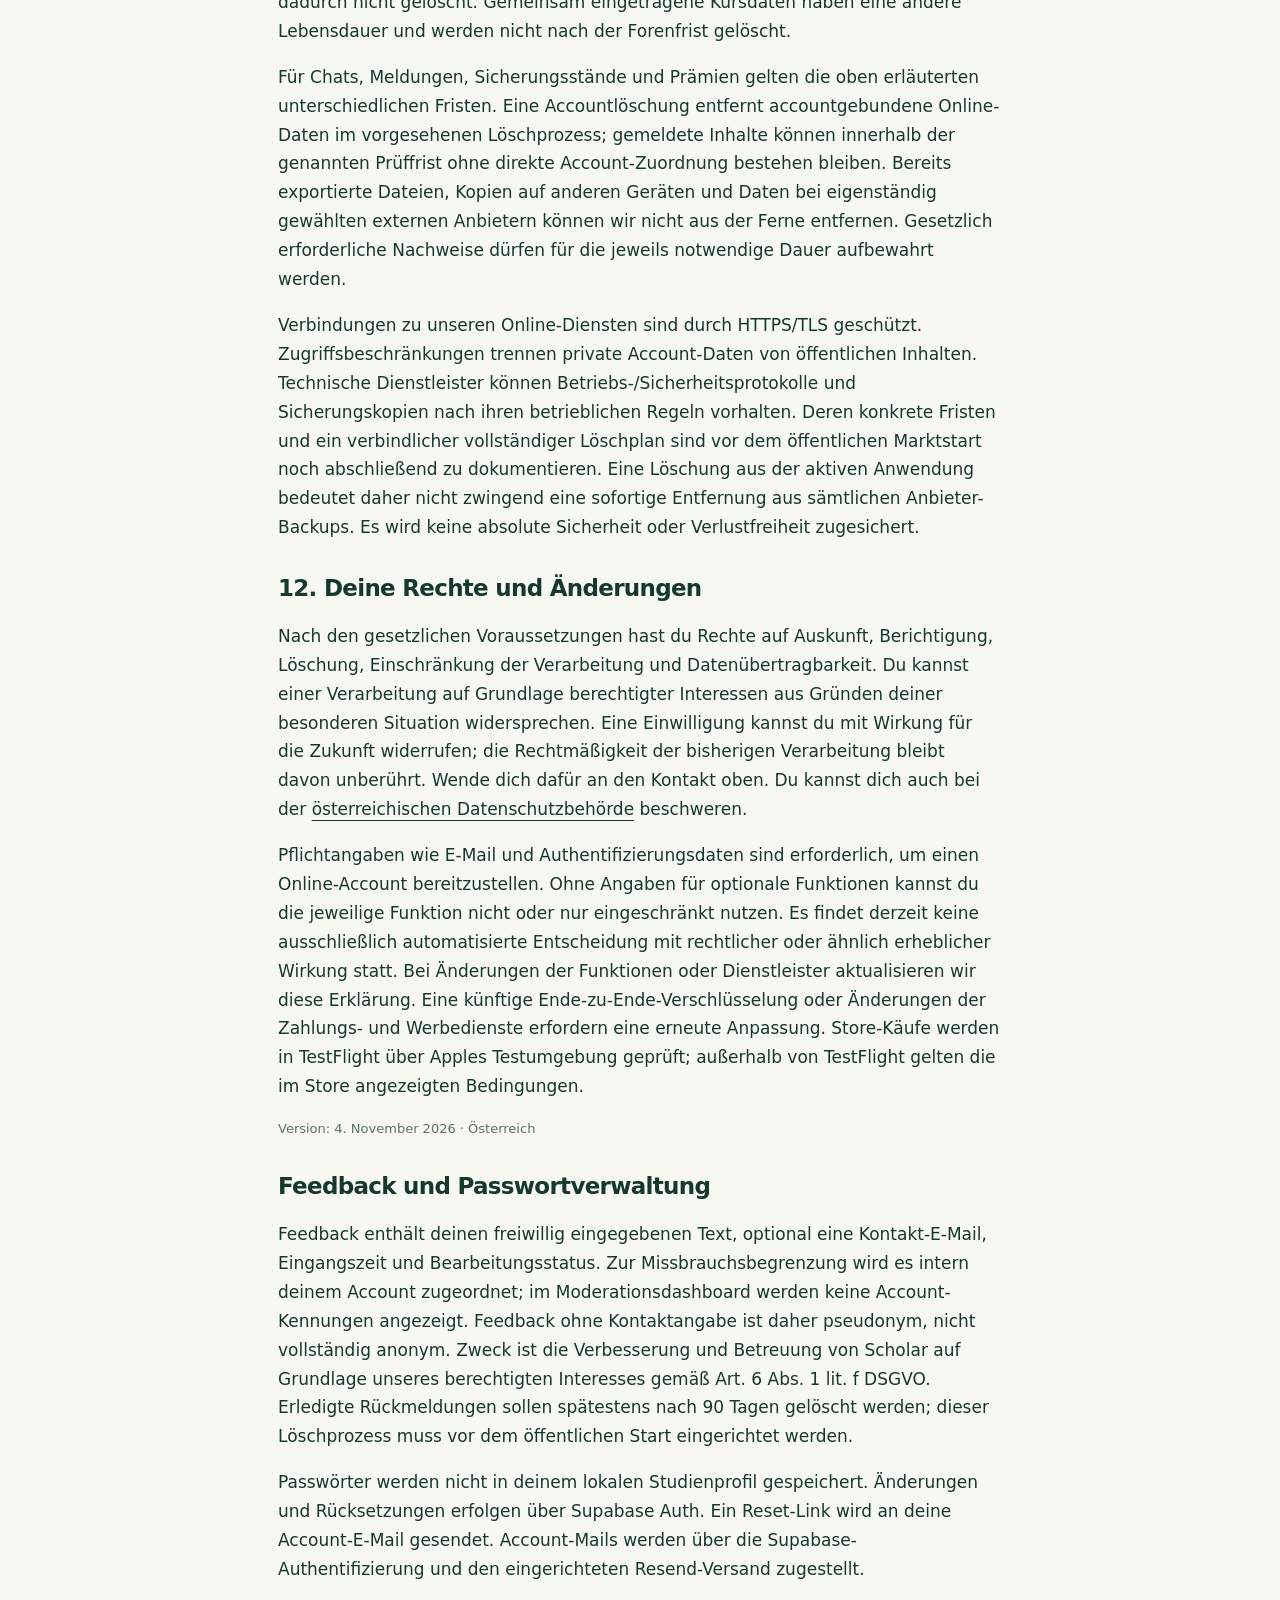
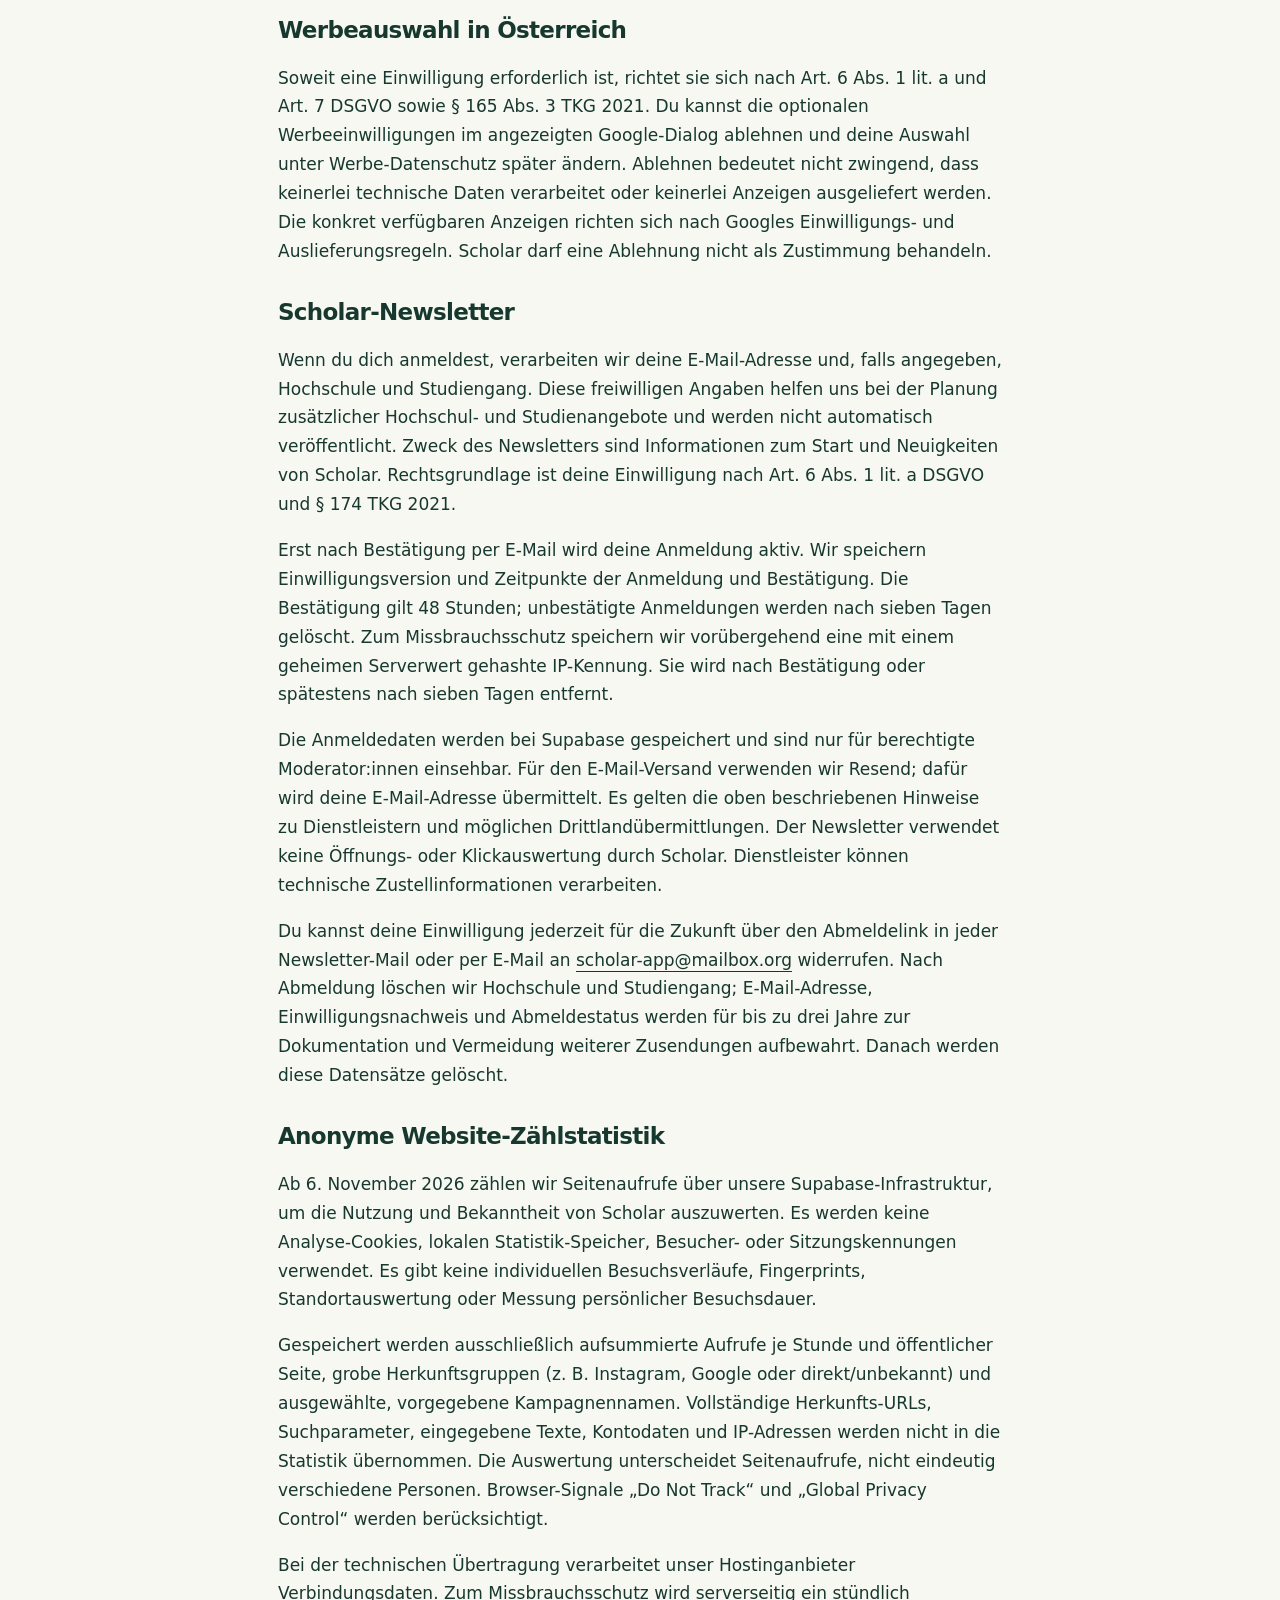
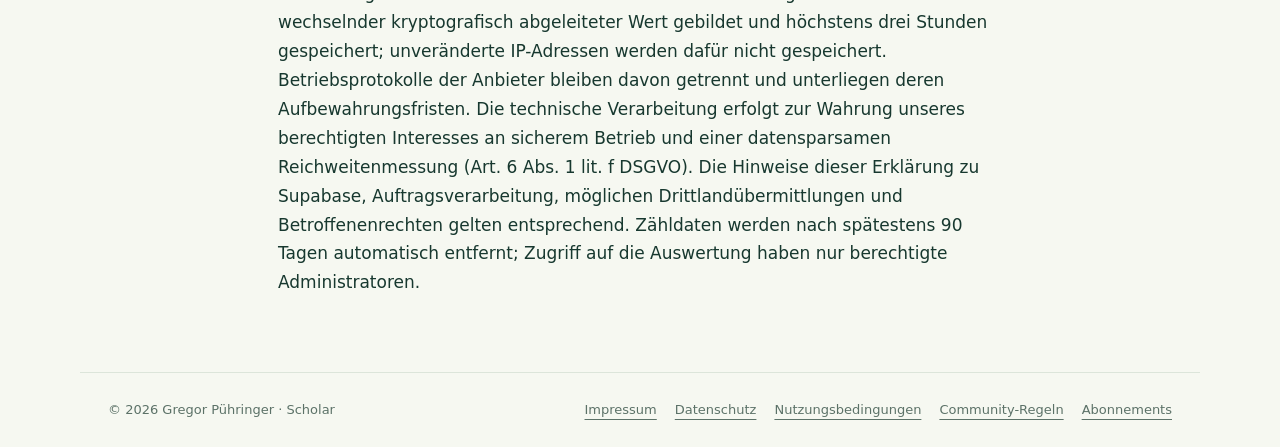
<file: datenschutz.html>
<!doctype html><html lang="de"><head><meta charset="utf-8"><meta name="viewport" content="width=device-width,initial-scale=1"><meta name="description" content="Scholar – Studienplanung, Lernen und Community. Informationen zur App und Kontakt."><title>Datenschutzerklärung · Scholar</title><link rel="icon" type="image/png" href="assets/favicon-current.png?v=4"><link rel="stylesheet" href="assets/style.css?v=20261011-compare2"></head><body><header><a class="brand" href="index.html"><img src="assets/icon.png" alt="">Scholar.</a><nav aria-label="Hauptnavigation"><a href="index.html#funktionen">Die App</a><a href="index.html#kontakt">Kontakt</a></nav></header><main class="legal"><h1>Datenschutzerklärung</h1><p class="registration-notice">Stand: 4. November 2026. Scholar verarbeitet persönliche Planungsdaten grundsätzlich lokal. Account, Community, freiwillige Cloud-Funktionen, E-Mail-Versand und Werbung sind nachfolgend getrennt beschrieben. In TestFlight erfolgen Apple-Käufe in der Sandbox; der aktuelle Testbuild verwendet Google-Testanzeigen. Diese Erklärung ersetzt keine noch erforderliche organisatorische Prüfung vor dem öffentlichen Marktstart.</p>
<h2>1. Verantwortlicher und Kontakt</h2>
<p>Verantwortlich für Scholar ist Gregor Pühringer, Göllnergasse 27/28, 1030 Wien, Österreich. Für Datenschutzfragen und die Ausübung deiner Rechte erreichst du uns unter <a href="mailto:scholar-app@mailbox.org">scholar-app@mailbox.org</a>.</p>
<h2>2. Persönliche Daten auf deinem Gerät</h2>
<p>Deine Studienpläne, Noten, Aufgaben, Notizen, Erinnerungen, eigenen Termine, Karteikarten, Fokuszeiten, Pausen, Lernziele, Lernstreaks und Einstellungen werden grundsätzlich im lokalen App-Speicher verarbeitet. Dazu gehören dein lokaler Anzeigename, ein gegebenenfalls hinterlegtes Geburtsdatum zur Altersprüfung und ein freiwilliges Profilfoto. Das persönliche Foto ist vom öffentlichen Community-Profilmotiv getrennt. Fotos aus Galerie oder Kamera werden auf deinen Wunsch lokal ausgewählt, zugeschnitten und gespeichert; eine Berechtigung wird nur für die betreffende Funktion angefragt.</p>
<p>Lokale Benachrichtigungen und Tagesübersichten werden mithilfe des Betriebssystems geplant. Ihre Inhalte können je nach deinen Systemeinstellungen auf dem Sperrbildschirm sichtbar sein. Exportierte Sicherungsdateien können persönliche Daten enthalten; du entscheidest, wo du sie ablegst und wem du sie gibst. Ein Betriebssystem-Backup kann ebenfalls App-Daten enthalten. Deinstallation, Löschen des App-Speichers oder Geräteverlust können lokale Daten entfernen. Ein Account allein stellt diese lokalen Daten nicht wieder her.</p>
<p>Diese Verarbeitung dient den von dir verwendeten Organisations- und Lernfunktionen (Art. 6 Abs. 1 lit. b DSGVO). Lokale Daten bleiben bis zur Löschung durch dich oder das Betriebssystem gespeichert. Für ausdrücklich eingeschaltete Online-Funktionen gelten die folgenden Abschnitte.</p>
<h2>3. Account, Community und Moderation</h2>
<p>Für Anmeldung und Community verarbeiten wir online deine E-Mail-Adresse, Account-ID, Authentifizierungs- und Sitzungsdaten, Community-Benutzernamen, freiwillige Pronomen, das gewählte Profilmotiv und seine Farbe, Studien-/Forenzuordnungen sowie Aktivitätszeitpunkte. Passwörter werden durch Supabase Auth verarbeitet und nicht öffentlich als Profilinformation angezeigt. Bei Bestätigung, Passwortzurücksetzung und anderen Account-Vorgängen werden entsprechende E-Mails versendet.</p>
<p>Veröffentlichte Beiträge, Antworten, Likes, Kursbewertungen, gemeinsam eingetragene Kurs- und Prüfungsdaten sowie Community-Punkte sind entsprechend den jeweiligen Zugriffsrechten sichtbar. Deine Account-E-Mail ist kein öffentlicher Profilbestandteil. Die Forenzuordnung beruht auf deiner Studienwahl und stellt keine bestätigte Einschreibungsprüfung dar. Community-Benutzernamen sind nach der ersten Speicherung in der App nicht frei änderbar; für eine erforderliche Berichtigung kannst du uns kontaktieren.</p>
<p>Moderationsberechtigte können öffentliche beziehungsweise zur Prüfung eingereichte Inhalte, Meldungen und die für ihre Aufgabe notwendigen Angaben prüfen. Wortfilter können Inhalte zur menschlichen Prüfung markieren. Eine Freigabe und eine fachliche Verifizierung sind unterschiedliche Entscheidungen. Administrator:innen mit weitergehenden technischen Rechten können grundsätzlich auf serverseitig verarbeitete Daten zugreifen; dies ist kein Zugriff, den andere Mitglieder oder gewöhnliche Moderator:innen auf private Sicherungen erhalten.</p>
<p>Die Bereitstellung von Account und Community erfolgt auf Grundlage von Art. 6 Abs. 1 lit. b DSGVO. Missbrauchsschutz, Zugriffskontrolle und Moderation dienen unseren berechtigten Interessen an einem sicheren Dienst (lit. f). Gesetzlich erforderliche Verarbeitungen stützen sich auf lit. c. Freiwillige veränderbare Profilfelder kannst du bearbeiten oder entfernen.</p>
<h2>4. Kursdaten, Fotos, PDFs und Uni-Kalender importieren</h2>
<p>Foto-, Screenshot- und PDF-Importe werden mit den in der jeweiligen Version verfügbaren Erkennungsfunktionen auf deinem Gerät ausgewertet. Im beschriebenen Importverfahren senden wir die Dokumente nicht an einen externen KI-Dienst. Erkennungsbibliotheken, Sprachdateien oder PDF-Komponenten können von Bereitstellungsdiensten wie jsDelivr nachgeladen werden; dabei erhält der jeweilige Dienst technische Anfragedaten, etwa die IP-Adresse. Prüfe erkannte Angaben vor dem Speichern.</p>
<p>Beim Import einer Kalenderdatei werden deren Inhalte lokal ausgelesen. Bei einem Kalender-Abo ruft die App den von dir angegebenen Hochschul-Link ab; dabei erhält der Hochschulserver den Abruf einschließlich der im Link enthaltenen Zugangskennung und technischer Verbindungsdaten. Persönliche Uni-Abolinks werden lokal gespeichert, nicht als öffentliche Kursdaten geteilt und nicht in die Scholar-Cloud-Sicherung aufgenommen. Teile solche Links nicht öffentlich. Ein automatischer Abruf kann bei geöffneter App auf Änderungen prüfen. Der Import ist keine Anmeldung bei deiner Hochschule.</p>
<p>Wenn du Kursdaten für die Community veröffentlichst oder eine entsprechende Übernahme bestätigst, werden Kursname, ECTS, Studien-/Fachzuordnung, Semester, Gruppe, Ort und Termine mit Uhrzeiten online bereitgestellt. Lehrendennamen bleiben bei neuen oder aktualisierten Community-Uploads lokal. Eigene Noten, Aufgaben, private Notizen und dein persönlicher Anmeldestatus werden nicht als öffentliche Kursdaten übertragen. Alte oder von anderen eingegebene öffentliche Inhalte können personenbezogene Angaben enthalten; bitte melde unzulässige Angaben.</p>
<p>Importierte öffentliche Semesterkataloge und vollständige Curriculum-Vorschauen ohne dokumentierte kommerzielle Nutzungsgrundlage sind seit 4. November 2026 aus dem öffentlichen Angebot genommen. Ein Moderationshäkchen bestätigt die inhaltliche Prüfung und ist keine Rechtefreigabe. Ein privater Import wird dadurch nicht automatisch zur öffentlichen Veröffentlichung freigegeben.</p>
<h2>5. Freiwillige Cloud-Sicherung mit Scholar+</h2>
<p>Erst wenn du die Cloud-Sicherung einschaltest, werden die vorgesehenen Studienpläne, Termine, Aufgaben, Noten, Karteikarten und zugehörigen Einstellungen deinem Account bei Supabase zugeordnet gesichert. Profilfotos, private Kalender-Abolinks, Anmeldeschlüssel und der lokale Chatverlauf gehören nicht zu dieser Sicherung. Es werden höchstens zwei Sicherungsstände mit jeweils maximal 1 MB gespeichert. Die App überträgt Änderungen bei geöffneter App zeitlich begrenzt; dies ist kein laufender gleichzeitiger Geräteabgleich.</p>
<p>Du kannst die Sicherung wieder abschalten. Bereits gespeicherte Stände werden dadurch nicht automatisch gelöscht. Anzeigen, Wiederherstellen und Löschen vorhandener Sicherungen bleiben auch nach Ende von Plus möglich. Datenübertragung und Speicherung nutzen die Schutzmechanismen des Dienstleisters. <strong>Die Sicherung ist nicht Ende-zu-Ende-verschlüsselt.</strong> Die Wiederherstellung erfolgt über deinen Account; technische Administratoren können grundsätzlich Zugriff auf die Serverdaten haben. Andere Mitglieder und gewöhnliche Community-Moderator:innen haben keinen Zugriff auf deine Sicherungsstände.</p>
<p>Die Sicherung dient der ausdrücklich von dir angeforderten Funktion (Art. 6 Abs. 1 lit. b DSGVO). Die zwei Stände bleiben bis zu ihrer Ersetzung, deiner Löschung oder der Accountlöschung erhalten.</p>
<h2>6. Freunde, Nachrichten und Erwähnungen</h2>
<p>Du kannst Mitglieder über ihren Community-Benutzernamen suchen und Freundschafts- oder Nachrichtenanfragen senden. Für diese Funktionen verarbeiten wir beteiligte Account-IDs, Anfrage-/Freundschaftsstatus, Zeitpunkte und Blockierungen. Textnachrichten können nach Annahme einer entsprechenden Anfrage ausgetauscht werden. Erwähnungen in einem Forum benachrichtigen berechtigte Mitglieder, eröffnen aber nicht automatisch einen privaten Chat.</p>
<p>Nachrichten werden über verschlüsselte Verbindungen an Supabase übertragen. <strong>Chats sind derzeit nicht Ende-zu-Ende-verschlüsselt.</strong> Nachrichteninhalte sind serverseitig technisch lesbar. Der Verlauf wird pro Account lokal auf dem jeweiligen Gerät gespeichert und verschwindet dort nicht nach 24 Stunden. Bis beide Geräte die lokale Speicherung bestätigt haben, bleibt die Nachricht zur Zustellung auf dem Server; für noch nicht beidseitig bestätigte Nachrichten ist derzeit keine feste zeitliche Löschfrist eingerichtet. Die Warteschlange ist mengenmäßig begrenzt. Nach beidseitiger Speicherbestätigung läuft für die aktive Serverkopie eine Frist von 30 Tagen; danach wird sie beim nächsten Bereinigungslauf entfernt.</p>
<p>Das Löschen eines Chats in deiner App betrifft deinen Verlauf und entfernt nicht automatisch Kopien auf dem Gerät der anderen Person. App-Löschung kann den lokalen Verlauf entfernen. Der Chatverlauf ist kein Bestandteil der Scholar-Cloud-Sicherung. Empfänger:innen können Inhalte kopieren, weitergeben oder fotografieren.</p>
<p>Bei einer Meldung wird die betreffende Nachricht mit dem Meldegrund separat für bis zu 30 Tage zur Moderationsprüfung gespeichert und danach im Bereinigungslauf entfernt. Blockierungen unterbinden neue Anfragen und den weiteren Chat-Zugriff über den Dienst; bereits lokal gespeicherte Kopien bei anderen Personen werden nicht aus der Ferne gelöscht. Die private Bereinigung läuft derzeit alle fünf Minuten. Freundschaften und Blockierungen bleiben grundsätzlich bis zu ihrer Aufhebung oder Accountlöschung erhalten; offene Freundschaftsanfragen werden nach 30 Tagen bereinigt.</p>
<p>Nachrichten und Freundesfunktionen dienen der angeforderten Kommunikation (Art. 6 Abs. 1 lit. b DSGVO). Zugriffsschutz, Blockierfunktionen und die begrenzte Prüfung gemeldeter Inhalte dienen dem berechtigten Interesse an einem sicheren Dienst (lit. f).</p>
<h2>7. Scholar im externen Handy-Kalender</h2>
<p>Das nach außen gerichtete Handy-Kalender-Abo ist eine freiwillige Scholar+-Funktion. Bei Aktivierung werden Titel, Datum, Uhrzeit und Ort deiner angemeldeten Lehrveranstaltungen und Prüfungen für sieben Tage zurück und sechs Monate voraus als Kalenderkopie bei Supabase gespeichert. Persönliche Kalendereinträge werden nur bei zusätzlicher Auswahl aufgenommen. Noten, Chatnachrichten, Lehrendennamen und private Uni-Abolinks gehören nicht in diesen Feed.</p>
<p>Der persönliche Abo-Link erlaubt den lesenden Zugriff ohne separate Anmeldung. <strong>Wer diesen Link kennt, kann die freigegebenen Termine abrufen.</strong> Bei Supabase wird die Zugangskennung nur gehasht gespeichert. Der von dir gewählte Kalenderanbieter, etwa Apple oder Google, kann die Termine gemäß seinen eigenen Regeln abrufen und verarbeiten. Er bestimmt auch das Aktualisierungsintervall.</p>
<p>Du kannst den Link erneuern oder sperren und die gespeicherte Kalenderkopie damit entfernen. Ohne aktive serverseitige Plus-Berechtigung werden keine Kalenderdaten mehr über den Link geliefert. Das Ende von Plus löscht jedoch nicht automatisch die gespeicherte Kopie bei Scholar oder bereits extern heruntergeladene Termine. Das externe Abo musst du gegebenenfalls zusätzlich in der Kalender-App entfernen. Die Verarbeitung erfolgt zur Bereitstellung der von dir aktivierten Kalenderfreigabe (Art. 6 Abs. 1 lit. b DSGVO).</p>
<h2>8. Werbung, Einwilligung und 24-Stunden-Farben</h2>
<p>Die aktuelle iPhone-Beta enthält das Google Mobile Ads SDK (AdMob) und die Google User Messaging Platform (UMP). Sie verwendet derzeit Google-Testanzeigen. Auch dabei können die Bibliotheken Google kontaktieren; eine ausbleibende Anzeige bedeutet deshalb nicht, dass keine technische Anfrage erfolgt ist. In den bisherigen Android-Betaversionen ist diese native AdMob-Anbindung noch nicht enthalten.</p>
<p>Ohne Scholar+ können Anzeigen bei ausgewählten Menüwechseln angeboten werden. Eine Prämienanzeige zur internen Farbgestaltung startest du freiwillig über den entsprechenden Button. Erst die bestätigte Prämie schaltet Farben für 24 Stunden frei. Gespeichert werden hierzu lokal eine accountbezogene Ablaufzeit sowie lokale Häufigkeits-/Zeitangaben zur Begrenzung von Anzeigen. Daraus entstehen kein Plus-Abo und keine Freischaltung alternativer App-Icons.</p>
<p>Je nach SDK-Funktion und Berechtigungen kann Google IP-Adresse und daraus abgeleitete ungefähre Region, Geräte-/App-Kennungen, technische Leistungs- und Absturzdaten sowie Werbeinteraktionen verarbeiten. Diese Angaben dienen Anzeigenbereitstellung, Messung, Fehleranalyse und Missbrauchsschutz. Scholar übergibt dabei keine Noten, Studienpläne, privaten Dokumente, Chattexte oder Account-E-Mail als Werbe-Zielgruppendaten an Google. Eine Verknüpfung mit weiteren Daten durch Google richtet sich nach dessen Diensten und deinen Einwilligungen.</p>
<p>Vor Werbeanfragen prüft die App über UMP den Einwilligungsstatus und zeigt eine erforderliche, in AdMob veröffentlichte Datenschutzmitteilung. Wenn der SDK-Status Werbeanfragen nicht zulässt, werden keine Anzeigen angefordert. Soweit eine Einwilligung erforderlich ist, ist Art. 6 Abs. 1 lit. a DSGVO maßgeblich; notwendige technische Verarbeitung zur Bereitstellung und Absicherung des Werbedienstes erfolgt nach der jeweils einschlägigen Rechtsgrundlage. Eine Ablehnung ist möglich und darf nicht als Zustimmung behandelt werden. Abhängig von Googles Freigabe können eingeschränkte Anzeigen verfügbar sein. Die optionalen Farben kannst du alternativ mit Scholar+ nutzen.</p>
<p>Wenn UMP einen Zugang zu den Datenschutzoptionen verlangt, steht er in Scholar unter Einstellungen → Account &amp; Community-Profil → Werbe-Datenschutz bereit. Dort kannst du deine Werbeauswahl erneut aufrufen. Ein Zugriff auf die iOS-Werbekennung IDFA setzt zusätzlich die erforderliche Systemberechtigung voraus. Die Aufbewahrung durch Google richtet sich nach dessen Verarbeitung und Datenschutzhinweisen; die lokale 24-Stunden-Freischaltung ist keine Löschfrist für Googles Daten.</p>
<p>Für den vorbereiteten Veröffentlichungsstand fordert Scholar nicht personalisierte Anzeigen an und deaktiviert Googles Publisher-First-Party-ID. Die UMP-Prüfung bleibt zusätzlich erforderlich; auch nicht personalisierte Anzeigen können technische Daten verarbeiten und benötigen je nach Verarbeitung eine Einwilligung. Diese Änderung ist in älteren installierten Builds noch nicht enthalten.</p>
<p>Weitere Informationen: <a href="https://policies.google.com/privacy?hl=de" rel="noopener">Google-Datenschutzerklärung</a>, <a href="https://policies.google.com/technologies/ads?hl=de" rel="noopener">Google-Werbetechnologien</a> und <a href="https://developers.google.com/admob/ios/privacy/data-disclosure" rel="noopener">Datenverarbeitung des Google Mobile Ads SDK</a>. Die Informationswebsite selbst enthält weiterhin keine AdMob-Werbeskripte.</p>
<h2>9. Plus-Codes, Einladungsprämien und Store-Käufe</h2>
<p>Für Plus-Zugang und Codes verarbeiten wir Account-ID, Berechtigungsstatus, Laufzeiten und Einlösezeitpunkte. Ein normaler Plus-Code ist pro Account und Code nur einmal verwendbar, auch nach einer Kündigung oder dem Ablauf der Freischaltung. Dafür bleibt eine Einlösehistorie bestehen; das Löschen einer Code-Kampagne hebt eine bereits erfolgte Einlösung nicht auf.</p>
<p>Persönliche Einladungscodes ordnen einen neuen bestätigten Account einmalig dem einladenden Account zu. Ein optional bei der Registrierung angegebener Code kann zunächst als Account-Metadatum gespeichert werden. Pro Account ist nur eine Referral-Zuordnung möglich; Selbst- und gegenseitige Einladungen sind ausgeschlossen. Bei erfolgreicher Einladung erhalten beide Seiten je ein Guthaben für sieben Plus-Tage. Neues Guthaben muss innerhalb von 30 Tagen nach Entstehung aktiviert werden und verfällt sonst. Die Aktivierung ist ohne bereits laufenden Plus-Zugang möglich. Ein eingelöstes Guthaben gewährt volle sieben Tage; ein bezahltes Store-Abo wird dadurch weder gekündigt noch pausiert. Bereits vor dieser Regeländerung aktivierte Prämien bleiben unverändert. In der Beta gelten höchstens fünf erfolgreiche Einladungen je einladendem Account und Kalendermonat.</p>
<p>Zuordnungen, entstandene und eingelöste Prämien sowie die einmalige Referral-Nutzung bleiben zur Verwaltung und gegen Mehrfacheinlösungen bis zur Accountlöschung gespeichert. Abgelaufenes Guthaben ist nicht mehr nutzbar; sein Ablauf bedeutet nicht die Löschung dieser Nachweise. Die einmalige Nutzung bleibt auch dann vermerkt, wenn der einladende Account später gelöscht wird. Es erfolgt keine Attribution über Geräte-Fingerabdrücke oder automatisches Auslesen der Zwischenablage. Die einladende Person erhält keine Account-E-Mail oder privaten Studiendaten der eingeladenen Person.</p>
<p>Diese Verarbeitung dient der Bereitstellung der gewählten Prämie (Art. 6 Abs. 1 lit. b DSGVO) und unserem berechtigten Interesse, Missbrauch und Mehrfacheinlösungen zu verhindern (lit. f). Bei Apple-Käufen verarbeitet Apple die Zahlung. Scholar und sein Supabase-Server verarbeiten eine zufällige accountbezogene Kaufkennung, Produkt-ID, Transaktions- und ursprüngliche Transaktionskennung, Umgebung (Test/Produktion), Laufzeit, Berechtigungsstatus und Angaben zu Ablauf oder Widerruf. Signierte Nachweise werden geprüft und der aktuelle Status bei Apple abgefragt; unveränderte Kaufbelege werden nicht als dauerhafter Verlauf gespeichert. Zahlungs- oder Kreditkartendaten erhält Scholar nicht. Nach Accountlöschung kann die ursprüngliche Kaufzuordnung ohne direkte Nutzerreferenz zum Schutz gegen unberechtigte erneute Kaufzuordnung bestehen bleiben. Eine verbindliche Aufbewahrungsfrist für diese Missbrauchsnachweise muss vor Produktionsstart festgelegt werden. Rechtsgrundlage ist Art. 6 Abs. 1 lit. b DSGVO sowie für den Missbrauchsschutz lit. f. Die Android-Abrechnung ist noch nicht produktiv angebunden. Eine Accountlöschung kündigt ein extern abgeschlossenes Store-Abo nicht automatisch.</p>
<h2>10. Dienstleister, Website und internationale Verarbeitung</h2>
<p>Supabase stellt Authentifizierung, Datenbank, Serverfunktionen und Live-Aktualisierungen bereit. Das Scholar-Projekt liegt in Irland (eu-west-1). Supabase Auth erstellt Bestätigungs- und Passwortzurücksetzungslinks. Die Zustellung der Account-E-Mails erfolgt über Resend (Plus Five Five, Inc.). Dafür werden Empfängeradresse, E-Mail-Inhalt und technische Zustellinformationen verarbeitet. Resend wird auch für ausdrücklich abonnierte Newsletter eingesetzt. Weitere Informationen: <a href="https://resend.com/legal/privacy-policy">Resend-Datenschutzerklärung</a>. Weitere Informationen findest du in den <a href="https://supabase.com/privacy" rel="noopener">Supabase-Datenschutzhinweisen</a>.</p>
<p>Die Website wird über GitHub Pages bereitgestellt. GitHub kann insbesondere IP-Adressen und technische Zugriffsangaben zur Bereitstellung und Sicherheit verarbeiten. Scholar bindet auf dieser Informationswebsite keine eigenen Analyse- oder Werbeskripte, eigenen Besuchercookies oder externen Schriftarten ein. Siehe <a href="https://docs.github.com/en/site-policy/privacy-policies/github-general-privacy-statement" rel="noopener">GitHub-Datenschutzerklärung</a>. Die Websitebereitstellung dient unserem berechtigten Interesse an Information und sicherem Betrieb (Art. 6 Abs. 1 lit. f DSGVO).</p>
<p>Google ist Empfänger der im Werbeabschnitt beschriebenen Anfragen; externe Bibliotheksdienste erhalten beim Nachladen technische Daten. Hochschulen, externe Kalenderanbieter sowie Veranstalter und andere verlinkte Anbieter verarbeiten Daten, wenn du ihre Dienste verwendest oder Links öffnest, nach ihren eigenen Datenschutzhinweisen. Scholar übermittelt über gewöhnliche externe Links keine privaten Noten oder Studienpläne.</p>
<p>Die EU-Projektregion allein schließt eine Verarbeitung außerhalb des EWR nicht aus. Insbesondere Google, GitHub sowie Support- und Unterauftragnehmer der eingesetzten Dienste können Daten auch in Drittländern verarbeiten. Dabei müssen die jeweils anwendbaren Voraussetzungen der Art. 44 ff. DSGVO erfüllt sein. Die konkrete vertragliche Zuordnung, vollständige Unterauftragnehmerliste und einschlägige Übermittlungsgrundlagen sind im Rahmen der Vorbereitung des öffentlichen Marktstarts noch zu vervollständigen; eine pauschale Zusicherung ausschließlich europäischer Verarbeitung wird nicht gegeben.</p>
<h2>11. Aufbewahrung, Sicherheit und Accountlöschung</h2>
<p>Account- und Profildaten bleiben grundsätzlich für die Dauer deines Accounts erhalten. Lokale App-Daten kannst du auf deinem Gerät löschen; vorhandene Cloud-Sicherungen und den Kalender-Link kannst du gesondert verwalten. Die Accountlöschung ist unter Einstellungen → Account verfügbar und verlangt eine erneute Passwortbestätigung. Alternativ kannst du uns unter <a href="mailto:scholar-app@mailbox.org">scholar-app@mailbox.org</a> kontaktieren. Zur Bearbeitung kann eine angemessene Identitätsprüfung erforderlich sein.</p>
<p>Forenbeiträge werden sieben Tage nach Erstellung im nächsten serverseitigen Löschlauf entfernt; dieser läuft derzeit alle zehn Minuten und entfernt zugehörige Antworten und Reaktionen. Community-Punkte können unabhängig davon bestehen bleiben. Die Anzeige aktiver Mitglieder berücksichtigt die letzten 90 Tage. Bei entsprechend langer Inaktivität werden Forenmitgliedschaften und Aktivitätsangaben durch den täglichen Bereinigungslauf entfernt; der Account wird dadurch nicht gelöscht. Gemeinsam eingetragene Kursdaten haben eine andere Lebensdauer und werden nicht nach der Forenfrist gelöscht.</p>
<p>Für Chats, Meldungen, Sicherungsstände und Prämien gelten die oben erläuterten unterschiedlichen Fristen. Eine Accountlöschung entfernt accountgebundene Online-Daten im vorgesehenen Löschprozess; gemeldete Inhalte können innerhalb der genannten Prüffrist ohne direkte Account-Zuordnung bestehen bleiben. Bereits exportierte Dateien, Kopien auf anderen Geräten und Daten bei eigenständig gewählten externen Anbietern können wir nicht aus der Ferne entfernen. Gesetzlich erforderliche Nachweise dürfen für die jeweils notwendige Dauer aufbewahrt werden.</p>
<p>Verbindungen zu unseren Online-Diensten sind durch HTTPS/TLS geschützt. Zugriffsbeschränkungen trennen private Account-Daten von öffentlichen Inhalten. Technische Dienstleister können Betriebs-/Sicherheitsprotokolle und Sicherungskopien nach ihren betrieblichen Regeln vorhalten. Deren konkrete Fristen und ein verbindlicher vollständiger Löschplan sind vor dem öffentlichen Marktstart noch abschließend zu dokumentieren. Eine Löschung aus der aktiven Anwendung bedeutet daher nicht zwingend eine sofortige Entfernung aus sämtlichen Anbieter-Backups. Es wird keine absolute Sicherheit oder Verlustfreiheit zugesichert.</p>
<h2>12. Deine Rechte und Änderungen</h2>
<p>Nach den gesetzlichen Voraussetzungen hast du Rechte auf Auskunft, Berichtigung, Löschung, Einschränkung der Verarbeitung und Datenübertragbarkeit. Du kannst einer Verarbeitung auf Grundlage berechtigter Interessen aus Gründen deiner besonderen Situation widersprechen. Eine Einwilligung kannst du mit Wirkung für die Zukunft widerrufen; die Rechtmäßigkeit der bisherigen Verarbeitung bleibt davon unberührt. Wende dich dafür an den Kontakt oben. Du kannst dich auch bei der <a href="https://dsb.gv.at/" rel="noopener">österreichischen Datenschutzbehörde</a> beschweren.</p>
<p>Pflichtangaben wie E-Mail und Authentifizierungsdaten sind erforderlich, um einen Online-Account bereitzustellen. Ohne Angaben für optionale Funktionen kannst du die jeweilige Funktion nicht oder nur eingeschränkt nutzen. Es findet derzeit keine ausschließlich automatisierte Entscheidung mit rechtlicher oder ähnlich erheblicher Wirkung statt. Bei Änderungen der Funktionen oder Dienstleister aktualisieren wir diese Erklärung. Eine künftige Ende-zu-Ende-Verschlüsselung oder Änderungen der Zahlungs- und Werbedienste erfordern eine erneute Anpassung. Store-Käufe werden in TestFlight über Apples Testumgebung geprüft; außerhalb von TestFlight gelten die im Store angezeigten Bedingungen.</p>
<p class="footnote">Version: 4. November 2026 · Österreich</p><h2>Feedback und Passwortverwaltung</h2><p>Feedback enthält deinen freiwillig eingegebenen Text, optional eine Kontakt-E-Mail, Eingangszeit und Bearbeitungsstatus. Zur Missbrauchsbegrenzung wird es intern deinem Account zugeordnet; im Moderationsdashboard werden keine Account-Kennungen angezeigt. Feedback ohne Kontaktangabe ist daher pseudonym, nicht vollständig anonym. Zweck ist die Verbesserung und Betreuung von Scholar auf Grundlage unseres berechtigten Interesses gemäß Art. 6 Abs. 1 lit. f DSGVO. Erledigte Rückmeldungen sollen spätestens nach 90 Tagen gelöscht werden; dieser Löschprozess muss vor dem öffentlichen Start eingerichtet werden.</p><p>Passwörter werden nicht in deinem lokalen Studienprofil gespeichert. Änderungen und Rücksetzungen erfolgen über Supabase Auth. Ein Reset-Link wird an deine Account-E-Mail gesendet. Account-Mails werden über die Supabase-Authentifizierung und den eingerichteten Resend-Versand zugestellt.</p><h2>Werbeauswahl in Österreich</h2><p>Soweit eine Einwilligung erforderlich ist, richtet sie sich nach Art. 6 Abs. 1 lit. a und Art. 7 DSGVO sowie § 165 Abs. 3 TKG 2021. Du kannst die optionalen Werbeeinwilligungen im angezeigten Google-Dialog ablehnen und deine Auswahl unter Werbe-Datenschutz später ändern. Ablehnen bedeutet nicht zwingend, dass keinerlei technische Daten verarbeitet oder keinerlei Anzeigen ausgeliefert werden. Die konkret verfügbaren Anzeigen richten sich nach Googles Einwilligungs- und Auslieferungsregeln. Scholar darf eine Ablehnung nicht als Zustimmung behandeln.</p><section id="newsletter"><h2>Scholar-Newsletter</h2><p>Wenn du dich anmeldest, verarbeiten wir deine E-Mail-Adresse und, falls angegeben, Hochschule und Studiengang. Diese freiwilligen Angaben helfen uns bei der Planung zusätzlicher Hochschul- und Studienangebote und werden nicht automatisch veröffentlicht. Zweck des Newsletters sind Informationen zum Start und Neuigkeiten von Scholar. Rechtsgrundlage ist deine Einwilligung nach Art. 6 Abs. 1 lit. a DSGVO und § 174 TKG 2021.</p><p>Erst nach Bestätigung per E-Mail wird deine Anmeldung aktiv. Wir speichern Einwilligungsversion und Zeitpunkte der Anmeldung und Bestätigung. Die Bestätigung gilt 48 Stunden; unbestätigte Anmeldungen werden nach sieben Tagen gelöscht. Zum Missbrauchsschutz speichern wir vorübergehend eine mit einem geheimen Serverwert gehashte IP-Kennung. Sie wird nach Bestätigung oder spätestens nach sieben Tagen entfernt.</p><p>Die Anmeldedaten werden bei Supabase gespeichert und sind nur für berechtigte Moderator:innen einsehbar. Für den E-Mail-Versand verwenden wir Resend; dafür wird deine E-Mail-Adresse übermittelt. Es gelten die oben beschriebenen Hinweise zu Dienstleistern und möglichen Drittlandübermittlungen. Der Newsletter verwendet keine Öffnungs- oder Klickauswertung durch Scholar. Dienstleister können technische Zustellinformationen verarbeiten.</p><p>Du kannst deine Einwilligung jederzeit für die Zukunft über den Abmeldelink in jeder Newsletter-Mail oder per E-Mail an <a href="mailto:scholar-app@mailbox.org">scholar-app@mailbox.org</a> widerrufen. Nach Abmeldung löschen wir Hochschule und Studiengang; E-Mail-Adresse, Einwilligungsnachweis und Abmeldestatus werden für bis zu drei Jahre zur Dokumentation und Vermeidung weiterer Zusendungen aufbewahrt. Danach werden diese Datensätze gelöscht.</p></section><section id="website-statistik"><h2>Anonyme Website-Zählstatistik</h2><p>Ab 6. November 2026 zählen wir Seitenaufrufe über unsere Supabase-Infrastruktur, um die Nutzung und Bekanntheit von Scholar auszuwerten. Es werden keine Analyse-Cookies, lokalen Statistik-Speicher, Besucher- oder Sitzungskennungen verwendet. Es gibt keine individuellen Besuchsverläufe, Fingerprints, Standortauswertung oder Messung persönlicher Besuchsdauer.</p><p>Gespeichert werden ausschließlich aufsummierte Aufrufe je Stunde und öffentlicher Seite, grobe Herkunftsgruppen (z. B. Instagram, Google oder direkt/unbekannt) und ausgewählte, vorgegebene Kampagnennamen. Vollständige Herkunfts-URLs, Suchparameter, eingegebene Texte, Kontodaten und IP-Adressen werden nicht in die Statistik übernommen. Die Auswertung unterscheidet Seitenaufrufe, nicht eindeutig verschiedene Personen. Browser-Signale „Do Not Track“ und „Global Privacy Control“ werden berücksichtigt.</p><p>Bei der technischen Übertragung verarbeitet unser Hostinganbieter Verbindungsdaten. Zum Missbrauchsschutz wird serverseitig ein stündlich wechselnder kryptografisch abgeleiteter Wert gebildet und höchstens drei Stunden gespeichert; unveränderte IP-Adressen werden dafür nicht gespeichert. Betriebsprotokolle der Anbieter bleiben davon getrennt und unterliegen deren Aufbewahrungsfristen. Die technische Verarbeitung erfolgt zur Wahrung unseres berechtigten Interesses an sicherem Betrieb und einer datensparsamen Reichweitenmessung (Art. 6 Abs. 1 lit. f DSGVO). Die Hinweise dieser Erklärung zu Supabase, Auftragsverarbeitung, möglichen Drittlandübermittlungen und Betroffenenrechten gelten entsprechend. Zähldaten werden nach spätestens 90 Tagen automatisch entfernt; Zugriff auf die Auswertung haben nur berechtigte Administratoren.</p></section></main><footer><span>© 2026 Gregor Pühringer · Scholar</span><div><a href="impressum.html">Impressum</a><a href="datenschutz.html">Datenschutz</a><a href="nutzungsbedingungen.html">Nutzungsbedingungen</a><a href="community.html">Community-Regeln</a><a href="abonnements.html">Abonnements</a></div></footer><script src="assets/analytics.js?v=20261106" defer></script></body></html>
</file>
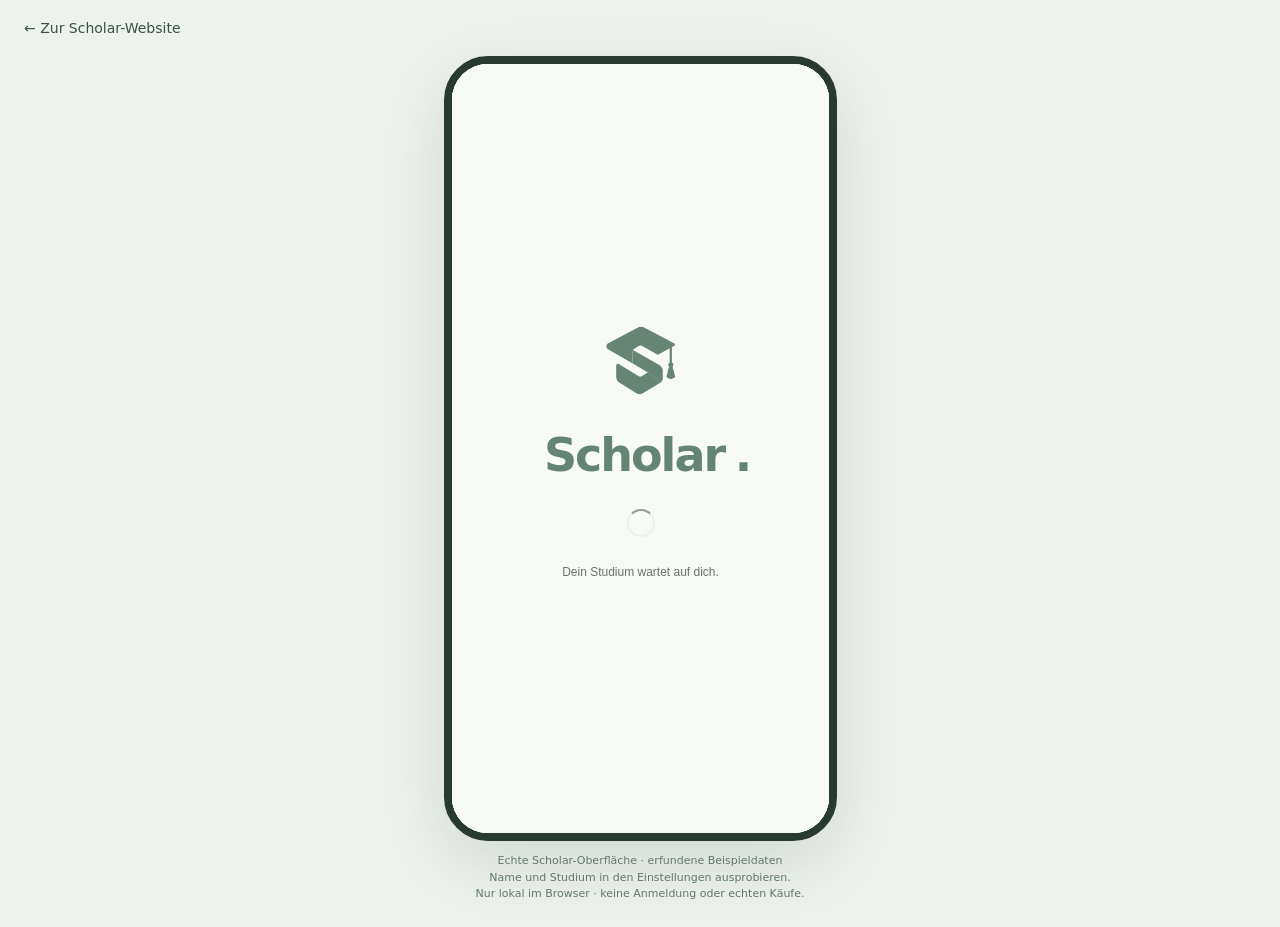
<file: demo.html>
<!doctype html><html lang="de"><head><meta charset="utf-8"><meta name="viewport" content="width=device-width,initial-scale=1"><title>Scholar ausprobieren · Demo</title><link rel="icon" href="assets/favicon-current.png"><style>*{box-sizing:border-box}body{margin:0;background:#eef2ed;color:#365245;font:14px system-ui,sans-serif}a{color:inherit;text-decoration:none}.back{display:inline-block;margin:20px 24px}main{display:grid;justify-items:center;padding:0 12px 24px}.phone{width:393px;max-width:100%;height:min(840px,calc(100dvh - 115px));min-height:600px;border:8px solid #293a31;border-radius:44px;overflow:hidden;box-shadow:0 22px 70px #284a3325;background:#f7f9f5}iframe{border:0;width:100%;height:100%;display:block}.caption{text-align:center;font-size:11px;color:#62786b;line-height:1.5;margin:12px 0 0}@media(max-width:450px){.back{margin:12px 20px}.phone{border-width:4px;border-radius:30px;min-height:560px;height:calc(100dvh - 105px)}}@media(prefers-reduced-motion:no-preference){.phone{animation:appear .4s ease-out}@keyframes appear{from{opacity:0;transform:translateY(8px)}to{opacity:1;transform:none}}}</style></head><body><a class="back" href="index.html">← Zur Scholar-Website</a><main><div class="phone"><iframe title="Scholar-App mit Demo-Profil" src="demo-app.html?v=20261105-2" sandbox="allow-scripts allow-same-origin allow-modals" referrerpolicy="no-referrer"></iframe></div><p class="caption">Echte Scholar-Oberfläche · erfundene Beispieldaten<br>Name und Studium in den Einstellungen ausprobieren.<br>Nur lokal im Browser · keine Anmeldung oder echten Käufe.</p></main><script src="assets/analytics.js?v=20261106" defer></script></body></html>
</file>
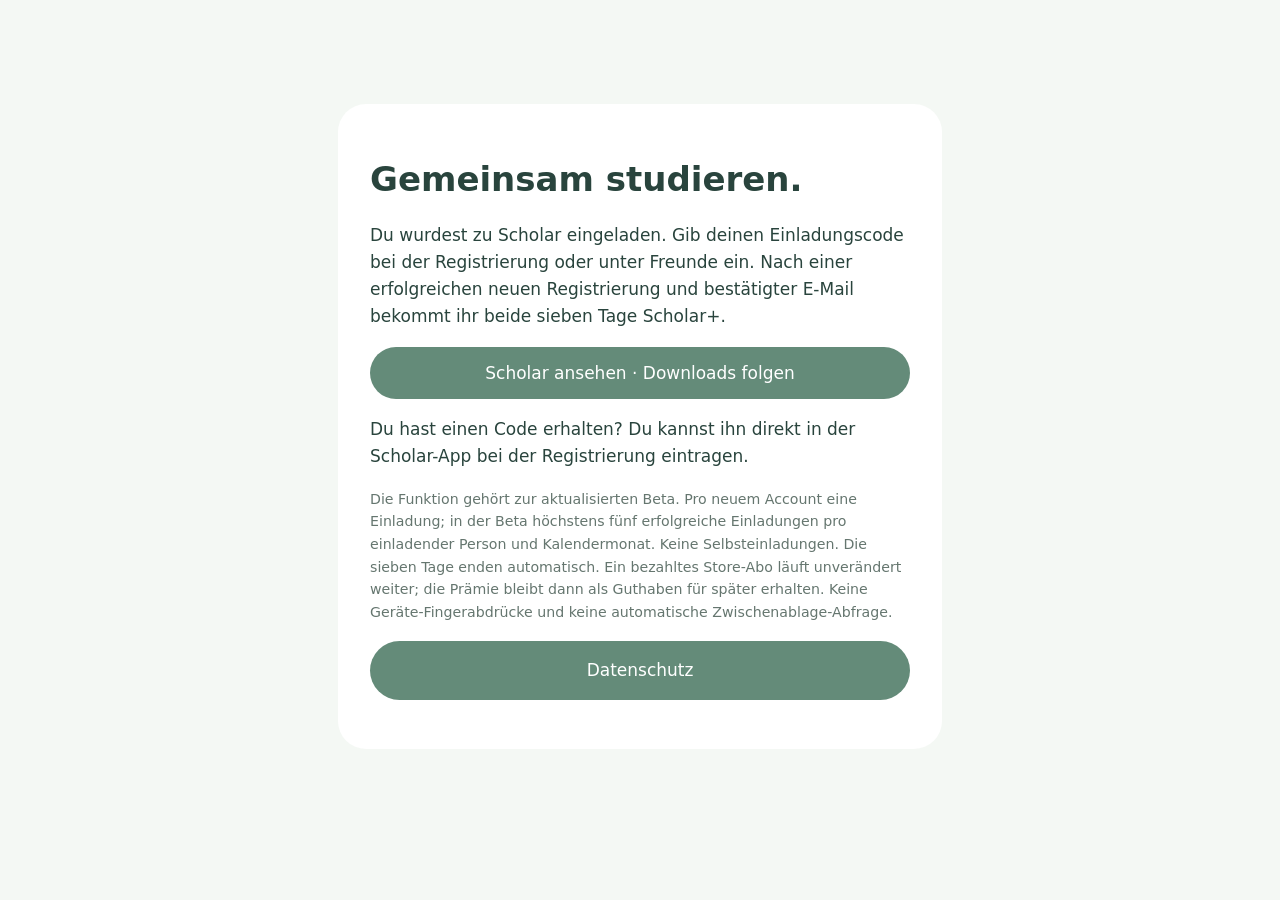
<file: einladung.html>
<!doctype html><html lang="de"><head><meta charset="utf-8"><meta name="viewport" content="width=device-width,initial-scale=1"><meta name="referrer" content="no-referrer"><meta name="robots" content="noindex"><title>Dein Einladungscode · Scholar</title><style>body{font:17px system-ui;background:#f4f8f4;color:#29443d;margin:0;padding:32px 20px}main{max-width:540px;margin:8vh auto;padding:32px;border-radius:28px;background:white}h1{font-size:34px}p{line-height:1.6}a,button{box-sizing:border-box;display:block;width:100%;font:inherit;padding:16px 22px;border:0;border-radius:999px;text-align:center;background:#648b79;color:white;text-decoration:none;margin:16px 0}input{box-sizing:border-box;width:100%;padding:18px;border:1px solid #cedfd6;border-radius:16px;font:600 18px ui-monospace,monospace;text-align:center}small{display:block;line-height:1.6;color:#65766f}[hidden]{display:none!important}</style></head><body><main><h1>Gemeinsam studieren.</h1><p>Du wurdest zu Scholar eingeladen. Gib deinen Einladungscode bei der Registrierung oder unter Freunde ein. Nach einer erfolgreichen neuen Registrierung und bestätigter E-Mail bekommt ihr beide sieben Tage Scholar+.</p><section id="codePanel" hidden><label for="referral">Dein Einladungscode</label><input id="referral" readonly><button id="copy" type="button">Code kopieren</button></section><a id="accept" hidden>Einladung in Scholar öffnen</a><a href="./index.html#funktionen">Scholar ansehen · Downloads folgen</a><p id="status" role="status"></p><small>Die Funktion gehört zur aktualisierten Beta. Pro neuem Account eine Einladung; in der Beta höchstens fünf erfolgreiche Einladungen pro einladender Person und Kalendermonat. Keine Selbsteinladungen. Die sieben Tage enden automatisch. Ein bezahltes Store-Abo läuft unverändert weiter; die Prämie bleibt dann als Guthaben für später erhalten. Keine Geräte-Fingerabdrücke und keine automatische Zwischenablage-Abfrage.</small><p><a href="./datenschutz.html">Datenschutz</a></p></main><script>const params=new URLSearchParams(location.hash.slice(1)),value=(params.get('code')||'').toUpperCase().replace(/[ -]/g,'').replace(/^SCH/,''),token=params.get('invite'),status=document.getElementById('status'),accept=document.getElementById('accept');if(/^[A-F0-9]{12}$/.test(value)){const code='SCH-'+value.match(/.{4}/g).join('-');document.getElementById('codePanel').hidden=false;document.getElementById('referral').value=code;document.getElementById('copy').onclick=async()=>{try{await navigator.clipboard.writeText(code);status.textContent='Einladungscode kopiert.';}catch{document.getElementById('referral').select();status.textContent='Bitte den markierten Code kopieren.';}};accept.href='scholar://invite?code='+encodeURIComponent(code);accept.hidden=false;}else if(/^[a-f0-9]{32}$/.test(token||'')){accept.href='scholar://invite?token='+token;accept.hidden=false;}else status.textContent='Du hast einen Code erhalten? Du kannst ihn direkt in der Scholar-App bei der Registrierung eintragen.';</script><script src="assets/analytics.js?v=20261106" defer></script></body></html>
</file>
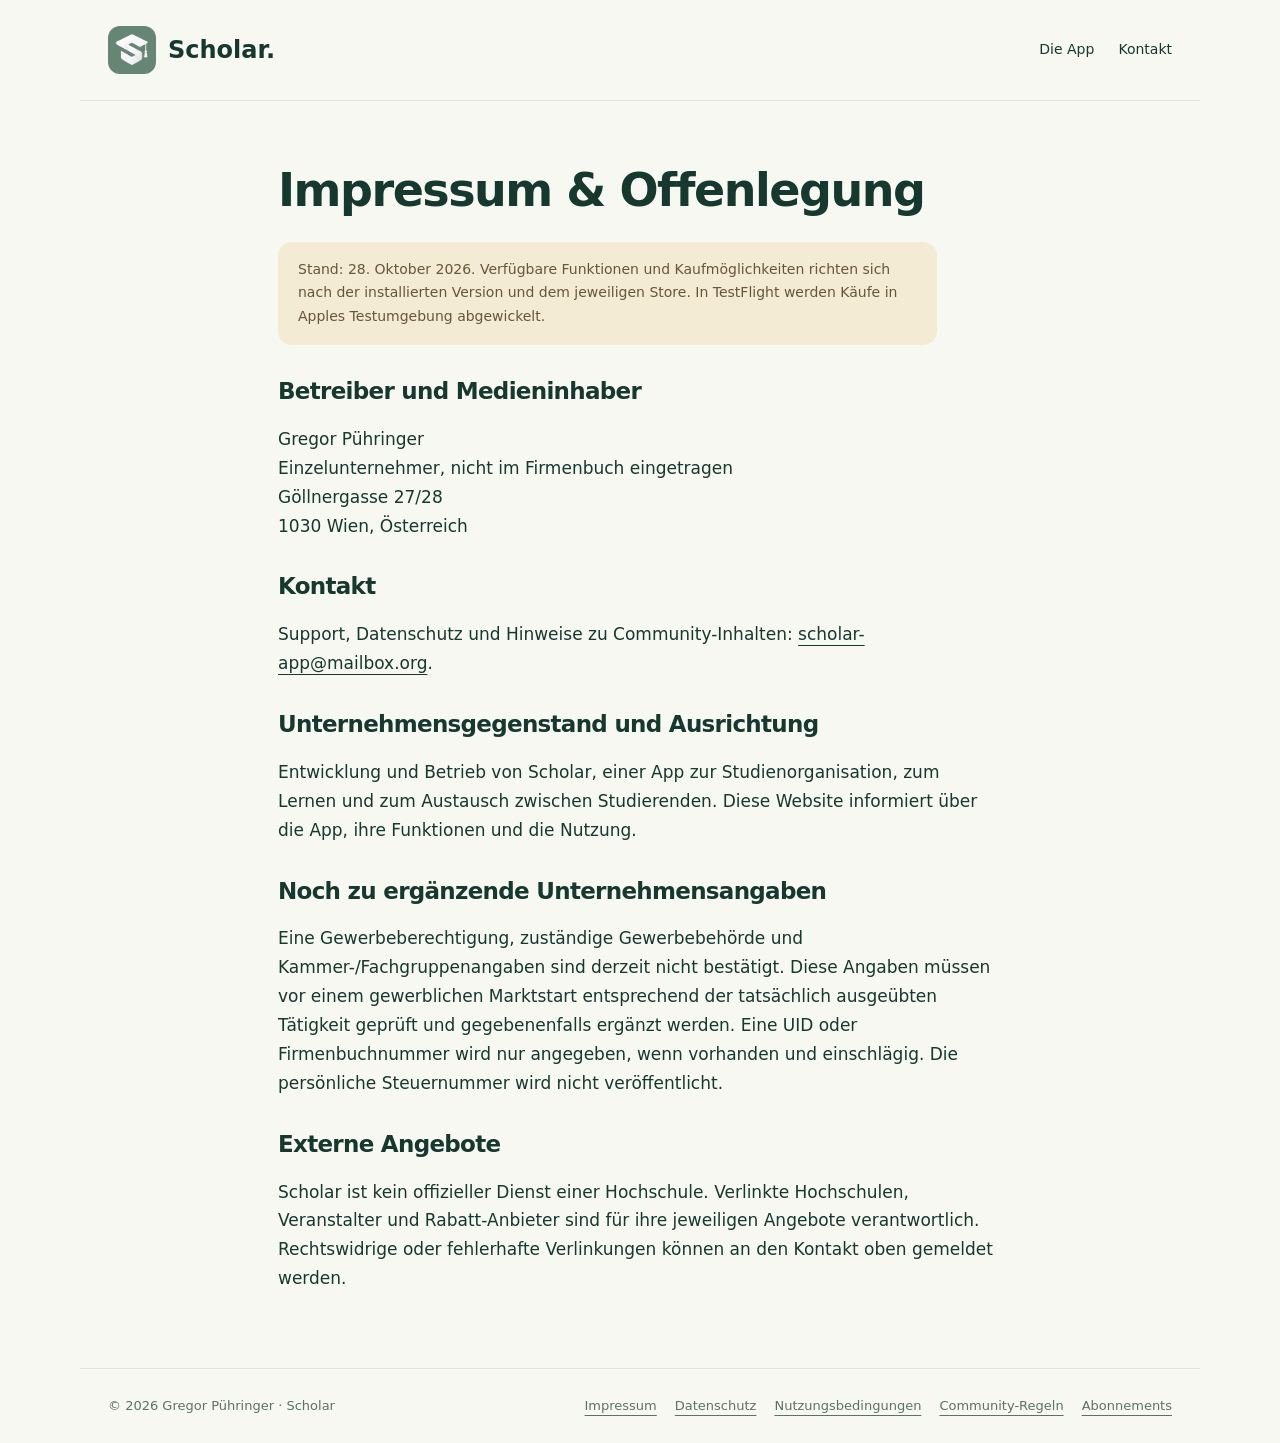
<file: impressum.html>
<!doctype html><html lang="de"><head><meta charset="utf-8"><meta name="viewport" content="width=device-width,initial-scale=1"><meta name="description" content="Scholar – Studienplanung, Lernen und Community. Informationen zur App und Kontakt."><title>Impressum & Offenlegung · Scholar</title><link rel="icon" type="image/png" href="assets/favicon-current.png?v=4"><link rel="stylesheet" href="assets/style.css?v=20261011-compare2"></head><body><header><a class="brand" href="index.html"><img src="assets/icon.png" alt="">Scholar.</a><nav aria-label="Hauptnavigation"><a href="index.html#funktionen">Die App</a><a href="index.html#kontakt">Kontakt</a></nav></header><main class="legal"><h1>Impressum & Offenlegung</h1><p class="registration-notice">Stand: 28. Oktober 2026. Verfügbare Funktionen und Kaufmöglichkeiten richten sich nach der installierten Version und dem jeweiligen Store. In TestFlight werden Käufe in Apples Testumgebung abgewickelt.</p><h2>Betreiber und Medieninhaber</h2><p>Gregor Pühringer<br>Einzelunternehmer, nicht im Firmenbuch eingetragen<br>Göllnergasse 27/28<br>1030 Wien, Österreich</p><h2>Kontakt</h2><p>Support, Datenschutz und Hinweise zu Community-Inhalten: <a href="mailto:scholar-app@mailbox.org">scholar-app@mailbox.org</a>.</p><h2>Unternehmensgegenstand und Ausrichtung</h2><p>Entwicklung und Betrieb von Scholar, einer App zur Studienorganisation, zum Lernen und zum Austausch zwischen Studierenden. Diese Website informiert über die App, ihre Funktionen und die Nutzung.</p><h2>Noch zu ergänzende Unternehmensangaben</h2><p>Eine Gewerbeberechtigung, zuständige Gewerbebehörde und Kammer-/Fachgruppenangaben sind derzeit nicht bestätigt. Diese Angaben müssen vor einem gewerblichen Marktstart entsprechend der tatsächlich ausgeübten Tätigkeit geprüft und gegebenenfalls ergänzt werden. Eine UID oder Firmenbuchnummer wird nur angegeben, wenn vorhanden und einschlägig. Die persönliche Steuernummer wird nicht veröffentlicht.</p><h2>Externe Angebote</h2><p>Scholar ist kein offizieller Dienst einer Hochschule. Verlinkte Hochschulen, Veranstalter und Rabatt-Anbieter sind für ihre jeweiligen Angebote verantwortlich. Rechtswidrige oder fehlerhafte Verlinkungen können an den Kontakt oben gemeldet werden.</p></main><footer><span>© 2026 Gregor Pühringer · Scholar</span><div><a href="impressum.html">Impressum</a><a href="datenschutz.html">Datenschutz</a><a href="nutzungsbedingungen.html">Nutzungsbedingungen</a><a href="community.html">Community-Regeln</a><a href="abonnements.html">Abonnements</a></div></footer><script src="assets/analytics.js?v=20261106" defer></script></body></html>
</file>
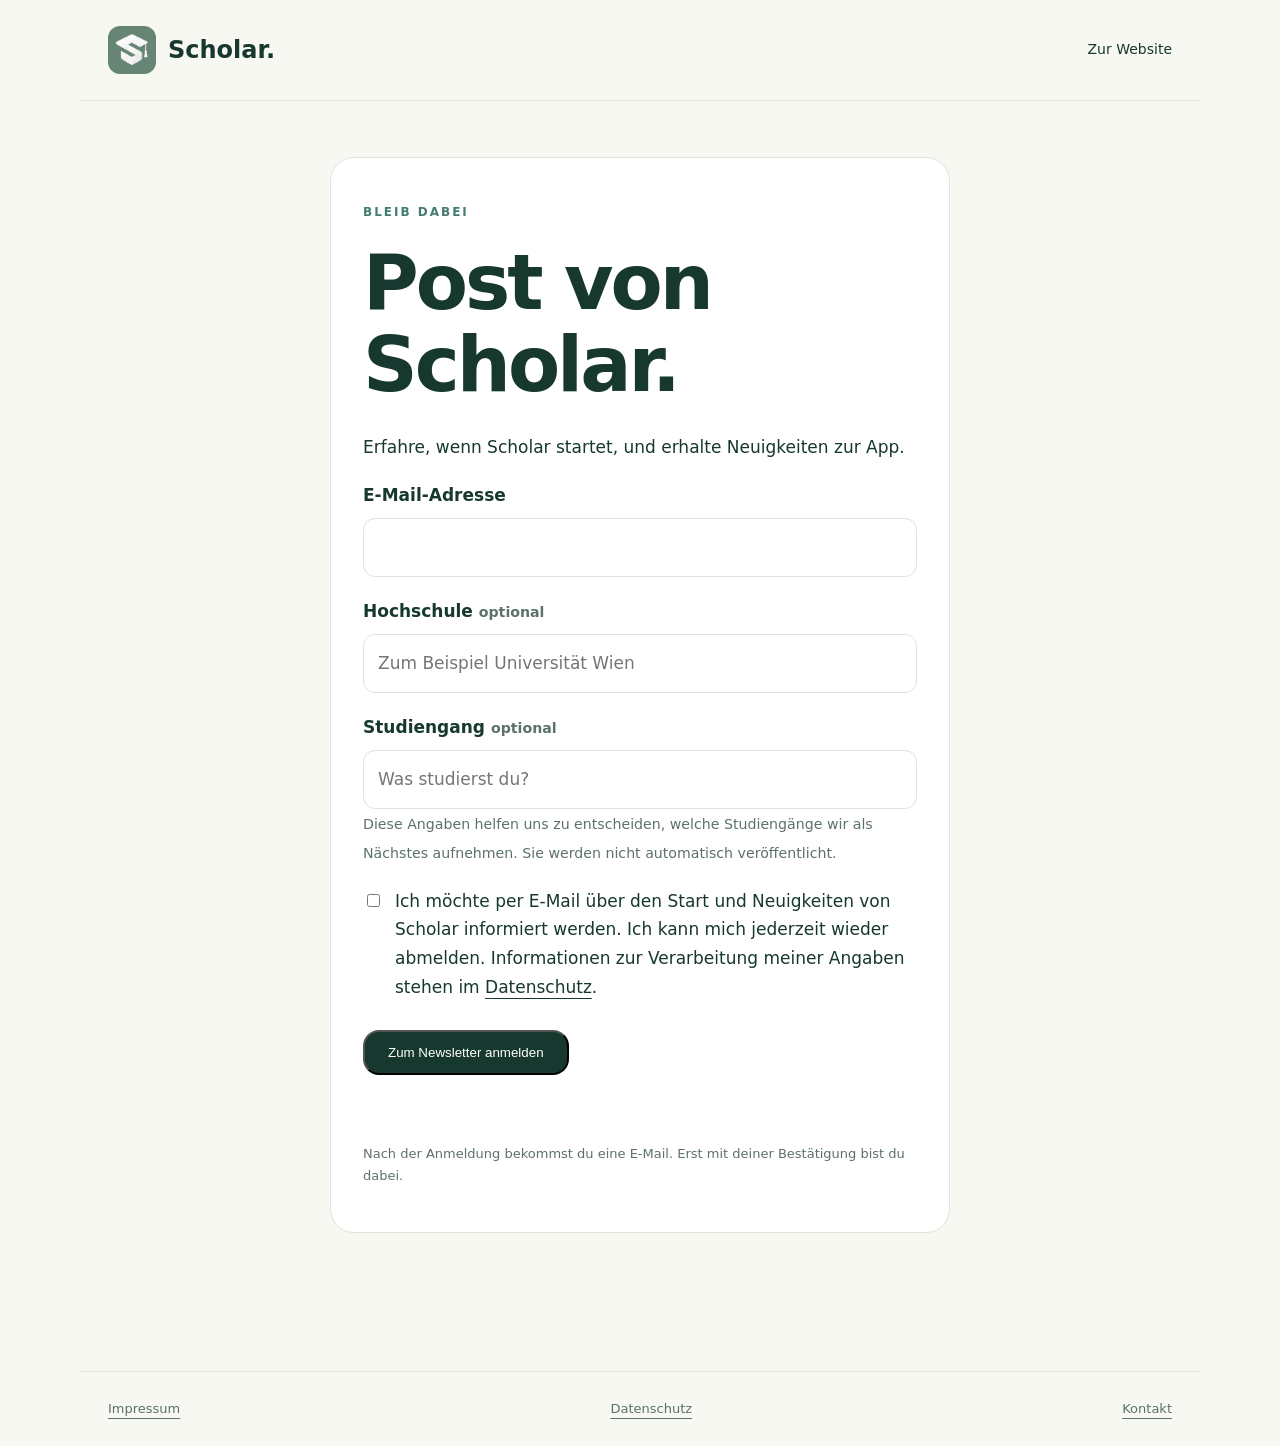
<file: newsletter.html>
<!doctype html><html lang="de"><head><meta charset="utf-8"><meta name="viewport" content="width=device-width,initial-scale=1"><title>Newsletter · Scholar</title><link rel="icon" href="assets/favicon-current.png"><link rel="stylesheet" href="assets/style.css?v=20261030-newsletter"></head><body><header><a class="brand" href="index.html"><img src="assets/icon.png" alt="">Scholar.</a><nav><a href="index.html">Zur Website</a></nav></header><main><section class="signup-card"><p class="eyebrow">Bleib dabei</p><h1>Post von Scholar.</h1><p>Erfahre, wenn Scholar startet, und erhalte Neuigkeiten zur App.</p><form id="newsletter"><label for="email">E-Mail-Adresse</label><input id="email" name="email" type="email" autocomplete="email" required maxlength="254"><label for="university">Hochschule <small>optional</small></label><input id="university" name="university" autocomplete="organization" maxlength="160" placeholder="Zum Beispiel Universität Wien"><label for="study">Studiengang <small>optional</small></label><input id="study" name="study" maxlength="160" placeholder="Was studierst du?"><small>Diese Angaben helfen uns zu entscheiden, welche Studiengänge wir als Nächstes aufnehmen. Sie werden nicht automatisch veröffentlicht.</small><div class="honey" aria-hidden="true"><label>Website<input name="website" tabindex="-1" autocomplete="off"></label></div><label class="consent"><input type="checkbox" name="consent" required><span>Ich möchte per E-Mail über den Start und Neuigkeiten von Scholar informiert werden. Ich kann mich jederzeit wieder abmelden. Informationen zur Verarbeitung meiner Angaben stehen im <a href="datenschutz.html#newsletter">Datenschutz</a>.</span></label><button class="button" type="submit">Zum Newsletter anmelden</button></form><p id="message" role="status" aria-live="polite"></p><p class="footnote">Nach der Anmeldung bekommst du eine E-Mail. Erst mit deiner Bestätigung bist du dabei.</p></section></main><footer><a href="impressum.html">Impressum</a><a href="datenschutz.html">Datenschutz</a><a href="mailto:scholar-app@mailbox.org">Kontakt</a></footer><script src="assets/newsletter.js" defer></script><script src="assets/analytics.js?v=20261106" defer></script></body></html>
</file>
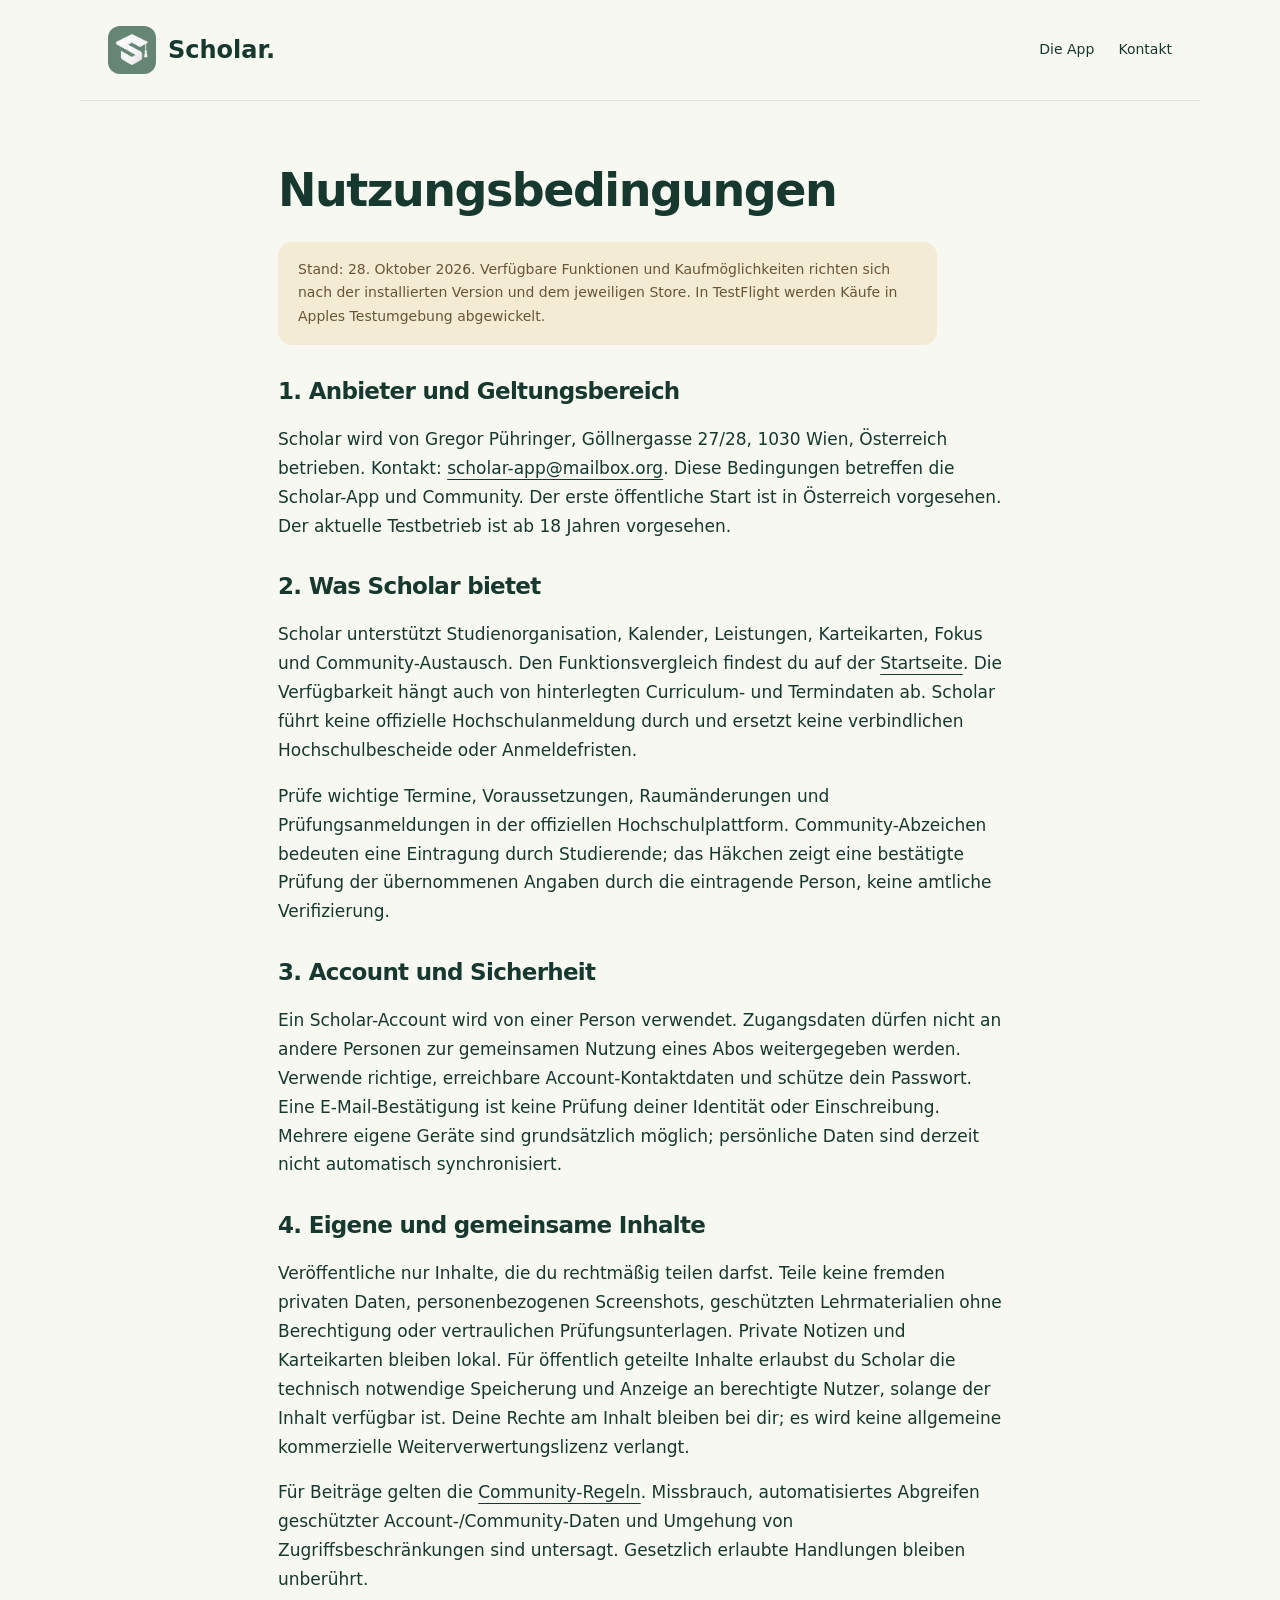
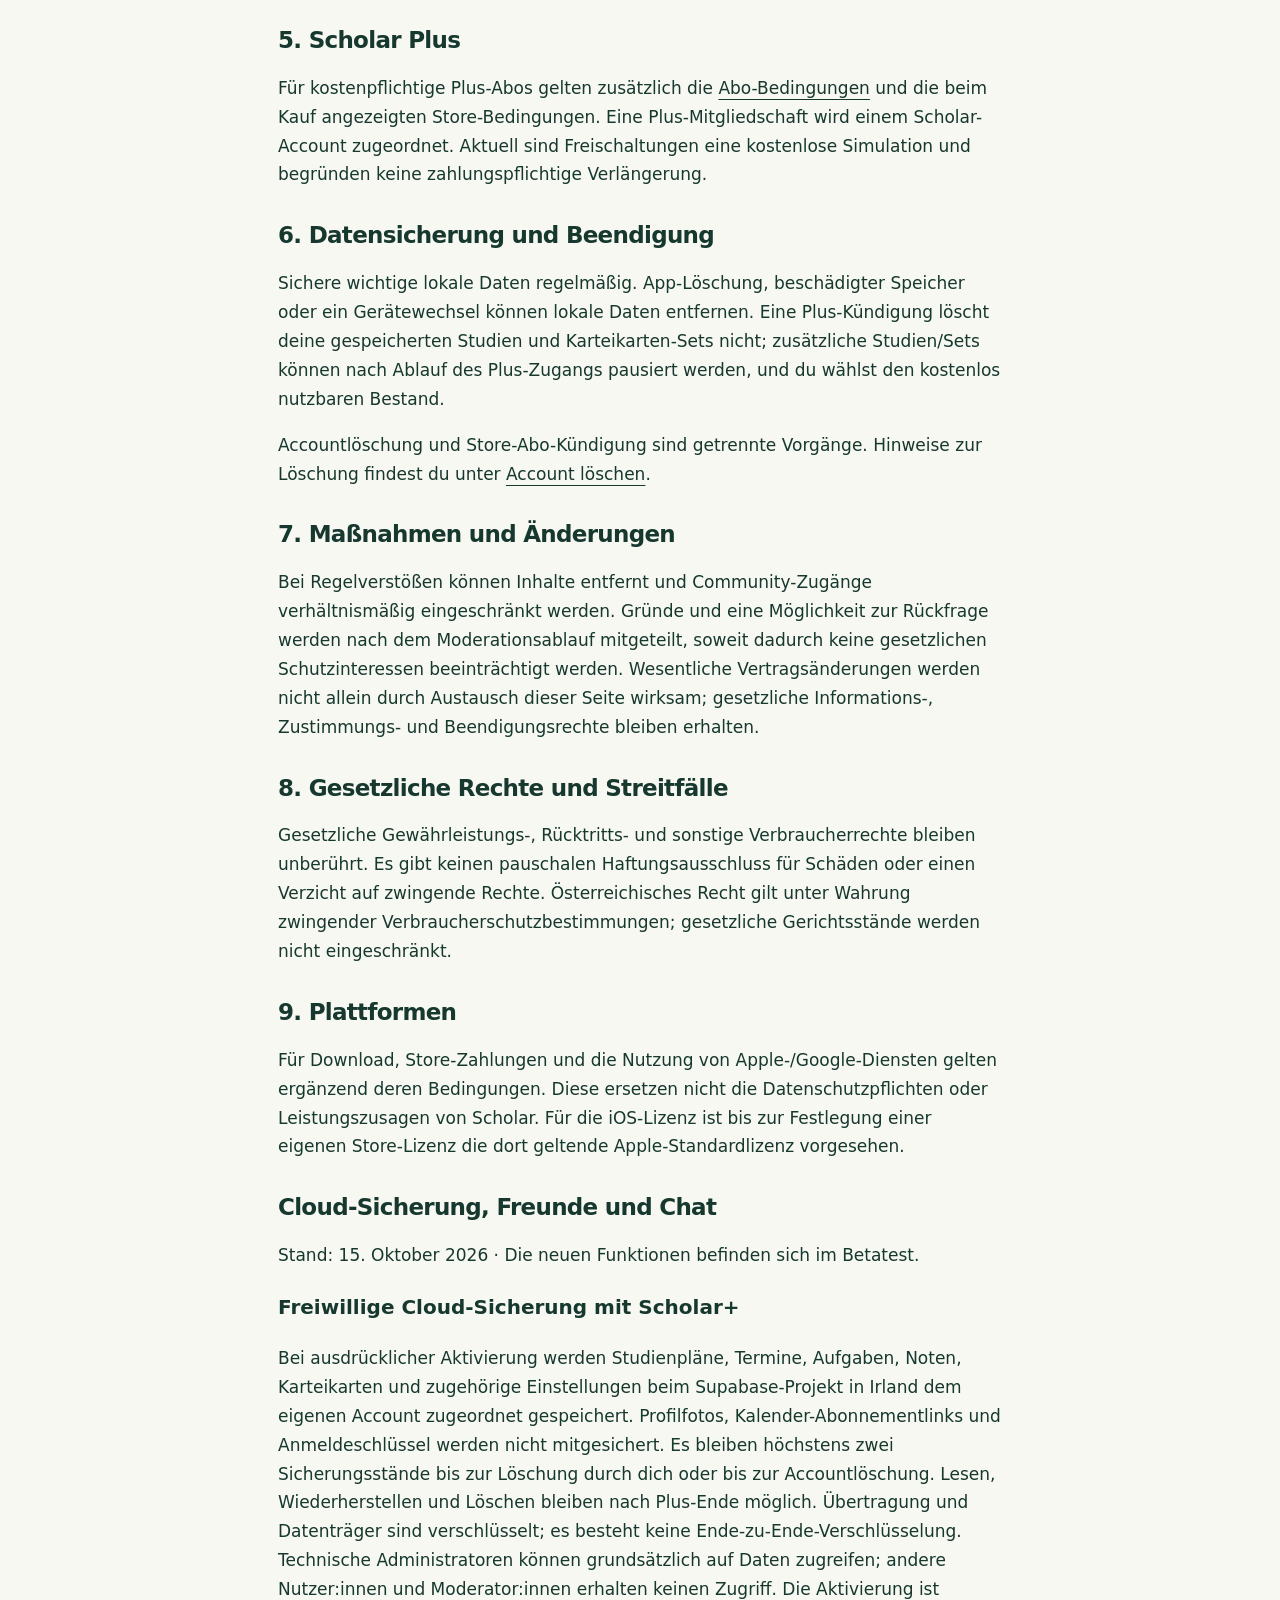
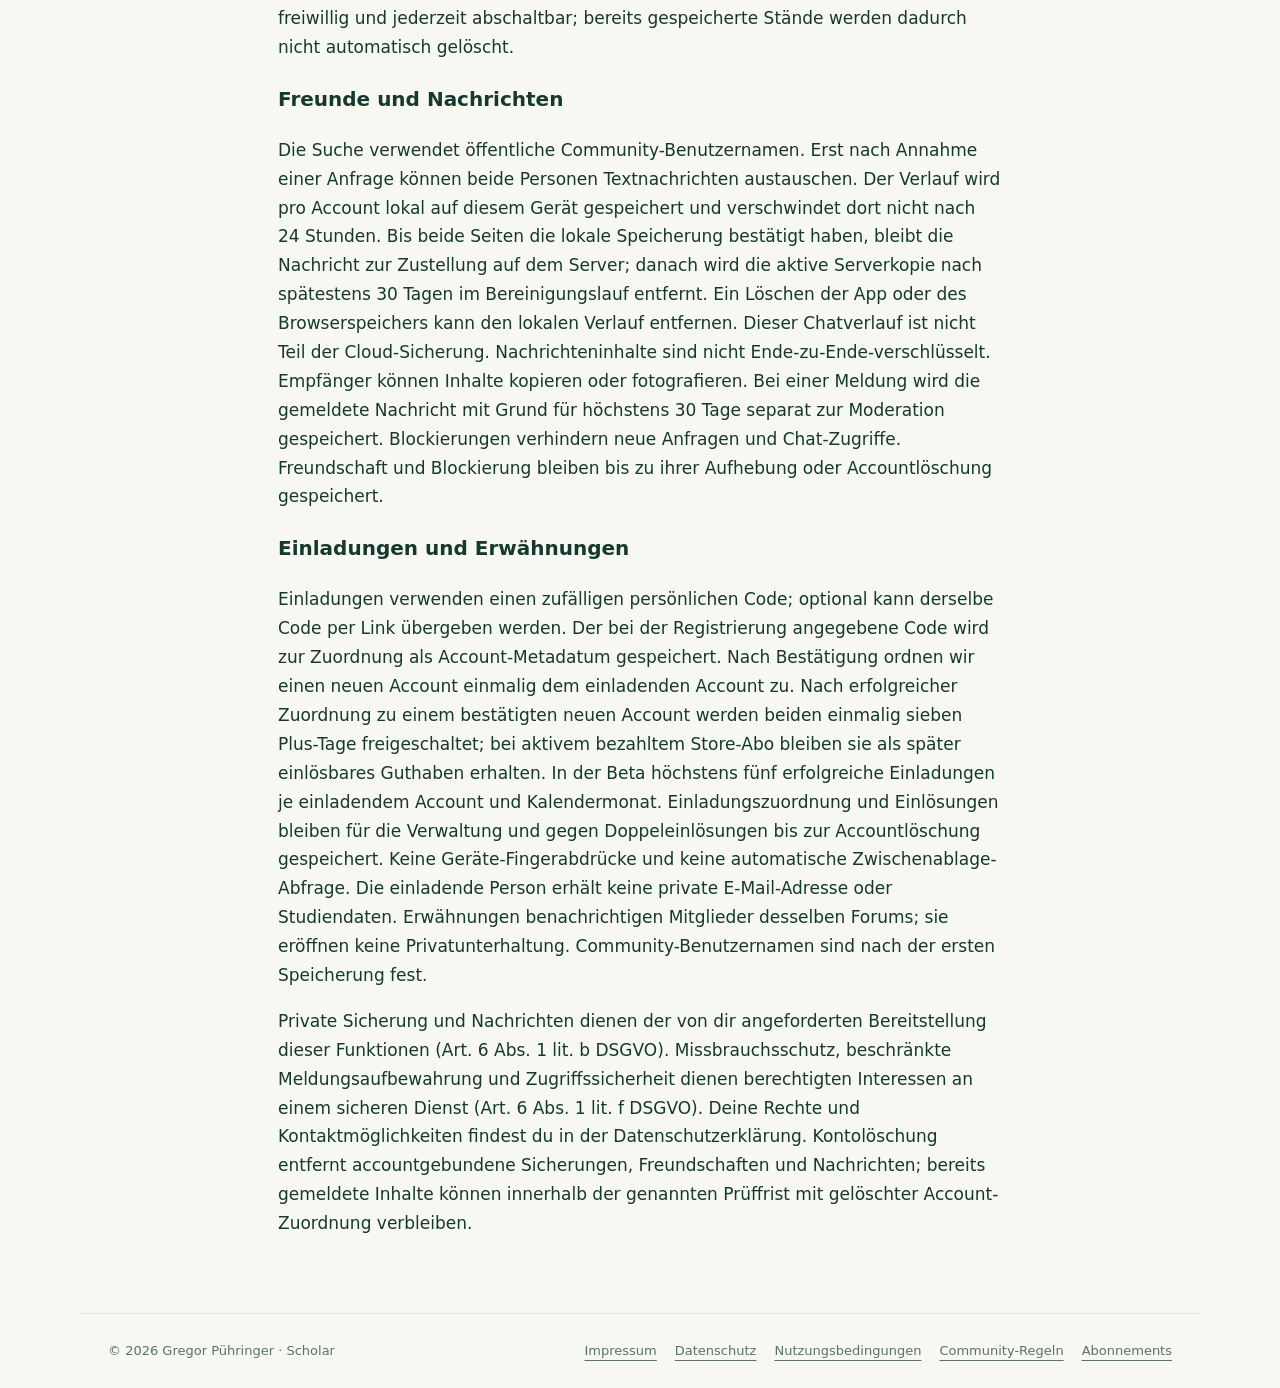
<file: nutzungsbedingungen.html>
<!doctype html><html lang="de"><head><meta charset="utf-8"><meta name="viewport" content="width=device-width,initial-scale=1"><meta name="description" content="Scholar – Studienplanung, Lernen und Community. Informationen zur App und Kontakt."><title>Nutzungsbedingungen · Scholar</title><link rel="icon" type="image/png" href="assets/favicon-current.png?v=4"><link rel="stylesheet" href="assets/style.css?v=20261011-compare2"></head><body><header><a class="brand" href="index.html"><img src="assets/icon.png" alt="">Scholar.</a><nav aria-label="Hauptnavigation"><a href="index.html#funktionen">Die App</a><a href="index.html#kontakt">Kontakt</a></nav></header><main class="legal"><h1>Nutzungsbedingungen</h1><p class="registration-notice">Stand: 28. Oktober 2026. Verfügbare Funktionen und Kaufmöglichkeiten richten sich nach der installierten Version und dem jeweiligen Store. In TestFlight werden Käufe in Apples Testumgebung abgewickelt.</p><h2>1. Anbieter und Geltungsbereich</h2><p>Scholar wird von Gregor Pühringer, Göllnergasse 27/28, 1030 Wien, Österreich betrieben. Kontakt: <a href="mailto:scholar-app@mailbox.org">scholar-app@mailbox.org</a>. Diese Bedingungen betreffen die Scholar-App und Community. Der erste öffentliche Start ist in Österreich vorgesehen. Der aktuelle Testbetrieb ist ab 18 Jahren vorgesehen.</p><h2>2. Was Scholar bietet</h2><p>Scholar unterstützt Studienorganisation, Kalender, Leistungen, Karteikarten, Fokus und Community-Austausch. Den Funktionsvergleich findest du auf der <a href="index.html#vergleich">Startseite</a>. Die Verfügbarkeit hängt auch von hinterlegten Curriculum- und Termindaten ab. Scholar führt keine offizielle Hochschulanmeldung durch und ersetzt keine verbindlichen Hochschulbescheide oder Anmeldefristen.</p><p>Prüfe wichtige Termine, Voraussetzungen, Raumänderungen und Prüfungsanmeldungen in der offiziellen Hochschulplattform. Community-Abzeichen bedeuten eine Eintragung durch Studierende; das Häkchen zeigt eine bestätigte Prüfung der übernommenen Angaben durch die eintragende Person, keine amtliche Verifizierung.</p><h2>3. Account und Sicherheit</h2><p>Ein Scholar-Account wird von einer Person verwendet. Zugangsdaten dürfen nicht an andere Personen zur gemeinsamen Nutzung eines Abos weitergegeben werden. Verwende richtige, erreichbare Account-Kontaktdaten und schütze dein Passwort. Eine E-Mail-Bestätigung ist keine Prüfung deiner Identität oder Einschreibung. Mehrere eigene Geräte sind grundsätzlich möglich; persönliche Daten sind derzeit nicht automatisch synchronisiert.</p><h2>4. Eigene und gemeinsame Inhalte</h2><p>Veröffentliche nur Inhalte, die du rechtmäßig teilen darfst. Teile keine fremden privaten Daten, personenbezogenen Screenshots, geschützten Lehrmaterialien ohne Berechtigung oder vertraulichen Prüfungsunterlagen. Private Notizen und Karteikarten bleiben lokal. Für öffentlich geteilte Inhalte erlaubst du Scholar die technisch notwendige Speicherung und Anzeige an berechtigte Nutzer, solange der Inhalt verfügbar ist. Deine Rechte am Inhalt bleiben bei dir; es wird keine allgemeine kommerzielle Weiterverwertungslizenz verlangt.</p><p>Für Beiträge gelten die <a href="community.html">Community-Regeln</a>. Missbrauch, automatisiertes Abgreifen geschützter Account-/Community-Daten und Umgehung von Zugriffsbeschränkungen sind untersagt. Gesetzlich erlaubte Handlungen bleiben unberührt.</p><h2>5. Scholar Plus</h2><p>Für kostenpflichtige Plus-Abos gelten zusätzlich die <a href="abonnements.html">Abo-Bedingungen</a> und die beim Kauf angezeigten Store-Bedingungen. Eine Plus-Mitgliedschaft wird einem Scholar-Account zugeordnet. Aktuell sind Freischaltungen eine kostenlose Simulation und begründen keine zahlungspflichtige Verlängerung.</p><h2>6. Datensicherung und Beendigung</h2><p>Sichere wichtige lokale Daten regelmäßig. App-Löschung, beschädigter Speicher oder ein Gerätewechsel können lokale Daten entfernen. Eine Plus-Kündigung löscht deine gespeicherten Studien und Karteikarten-Sets nicht; zusätzliche Studien/Sets können nach Ablauf des Plus-Zugangs pausiert werden, und du wählst den kostenlos nutzbaren Bestand.</p><p>Accountlöschung und Store-Abo-Kündigung sind getrennte Vorgänge. Hinweise zur Löschung findest du unter <a href="account-loeschen.html">Account löschen</a>.</p><h2>7. Maßnahmen und Änderungen</h2><p>Bei Regelverstößen können Inhalte entfernt und Community-Zugänge verhältnismäßig eingeschränkt werden. Gründe und eine Möglichkeit zur Rückfrage werden nach dem Moderationsablauf mitgeteilt, soweit dadurch keine gesetzlichen Schutzinteressen beeinträchtigt werden. Wesentliche Vertragsänderungen werden nicht allein durch Austausch dieser Seite wirksam; gesetzliche Informations-, Zustimmungs- und Beendigungsrechte bleiben erhalten.</p><h2>8. Gesetzliche Rechte und Streitfälle</h2><p>Gesetzliche Gewährleistungs-, Rücktritts- und sonstige Verbraucherrechte bleiben unberührt. Es gibt keinen pauschalen Haftungsausschluss für Schäden oder einen Verzicht auf zwingende Rechte. Österreichisches Recht gilt unter Wahrung zwingender Verbraucherschutzbestimmungen; gesetzliche Gerichtsstände werden nicht eingeschränkt.</p><h2>9. Plattformen</h2><p>Für Download, Store-Zahlungen und die Nutzung von Apple-/Google-Diensten gelten ergänzend deren Bedingungen. Diese ersetzen nicht die Datenschutzpflichten oder Leistungszusagen von Scholar. Für die iOS-Lizenz ist bis zur Festlegung einer eigenen Store-Lizenz die dort geltende Apple-Standardlizenz vorgesehen.</p><!-- scholar-private-features --><section class="card"><h2>Cloud-Sicherung, Freunde und Chat</h2><p>Stand: 15. Oktober 2026 · Die neuen Funktionen befinden sich im Betatest.</p><h3>Freiwillige Cloud-Sicherung mit Scholar+</h3><p>Bei ausdrücklicher Aktivierung werden Studienpläne, Termine, Aufgaben, Noten, Karteikarten und zugehörige Einstellungen beim Supabase-Projekt in Irland dem eigenen Account zugeordnet gespeichert. Profilfotos, Kalender-Abonnementlinks und Anmeldeschlüssel werden nicht mitgesichert. Es bleiben höchstens zwei Sicherungsstände bis zur Löschung durch dich oder bis zur Accountlöschung. Lesen, Wiederherstellen und Löschen bleiben nach Plus-Ende möglich. Übertragung und Datenträger sind verschlüsselt; es besteht keine Ende-zu-Ende-Verschlüsselung. Technische Administratoren können grundsätzlich auf Daten zugreifen; andere Nutzer:innen und Moderator:innen erhalten keinen Zugriff. Die Aktivierung ist freiwillig und jederzeit abschaltbar; bereits gespeicherte Stände werden dadurch nicht automatisch gelöscht.</p><h3>Freunde und Nachrichten</h3><p>Die Suche verwendet öffentliche Community-Benutzernamen. Erst nach Annahme einer Anfrage können beide Personen Textnachrichten austauschen. Der Verlauf wird pro Account lokal auf diesem Gerät gespeichert und verschwindet dort nicht nach 24 Stunden. Bis beide Seiten die lokale Speicherung bestätigt haben, bleibt die Nachricht zur Zustellung auf dem Server; danach wird die aktive Serverkopie nach spätestens 30 Tagen im Bereinigungslauf entfernt. Ein Löschen der App oder des Browserspeichers kann den lokalen Verlauf entfernen. Dieser Chatverlauf ist nicht Teil der Cloud-Sicherung. Nachrichteninhalte sind nicht Ende-zu-Ende-verschlüsselt. Empfänger können Inhalte kopieren oder fotografieren. Bei einer Meldung wird die gemeldete Nachricht mit Grund für höchstens 30 Tage separat zur Moderation gespeichert. Blockierungen verhindern neue Anfragen und Chat-Zugriffe. Freundschaft und Blockierung bleiben bis zu ihrer Aufhebung oder Accountlöschung gespeichert.</p><h3>Einladungen und Erwähnungen</h3><p>Einladungen verwenden einen zufälligen persönlichen Code; optional kann derselbe Code per Link übergeben werden. Der bei der Registrierung angegebene Code wird zur Zuordnung als Account-Metadatum gespeichert. Nach Bestätigung ordnen wir einen neuen Account einmalig dem einladenden Account zu. Nach erfolgreicher Zuordnung zu einem bestätigten neuen Account werden beiden einmalig sieben Plus-Tage freigeschaltet; bei aktivem bezahltem Store-Abo bleiben sie als später einlösbares Guthaben erhalten. In der Beta höchstens fünf erfolgreiche Einladungen je einladendem Account und Kalendermonat. Einladungszuordnung und Einlösungen bleiben für die Verwaltung und gegen Doppeleinlösungen bis zur Accountlöschung gespeichert. Keine Geräte-Fingerabdrücke und keine automatische Zwischenablage-Abfrage. Die einladende Person erhält keine private E-Mail-Adresse oder Studiendaten. Erwähnungen benachrichtigen Mitglieder desselben Forums; sie eröffnen keine Privatunterhaltung. Community-Benutzernamen sind nach der ersten Speicherung fest.</p><p>Private Sicherung und Nachrichten dienen der von dir angeforderten Bereitstellung dieser Funktionen (Art. 6 Abs. 1 lit. b DSGVO). Missbrauchsschutz, beschränkte Meldungsaufbewahrung und Zugriffssicherheit dienen berechtigten Interessen an einem sicheren Dienst (Art. 6 Abs. 1 lit. f DSGVO). Deine Rechte und Kontaktmöglichkeiten findest du in der Datenschutzerklärung. Kontolöschung entfernt accountgebundene Sicherungen, Freundschaften und Nachrichten; bereits gemeldete Inhalte können innerhalb der genannten Prüffrist mit gelöschter Account-Zuordnung verbleiben.</p></section><!-- /scholar-private-features --></main><footer><span>© 2026 Gregor Pühringer · Scholar</span><div><a href="impressum.html">Impressum</a><a href="datenschutz.html">Datenschutz</a><a href="nutzungsbedingungen.html">Nutzungsbedingungen</a><a href="community.html">Community-Regeln</a><a href="abonnements.html">Abonnements</a></div></footer><script src="assets/analytics.js?v=20261106" defer></script></body></html>
</file>
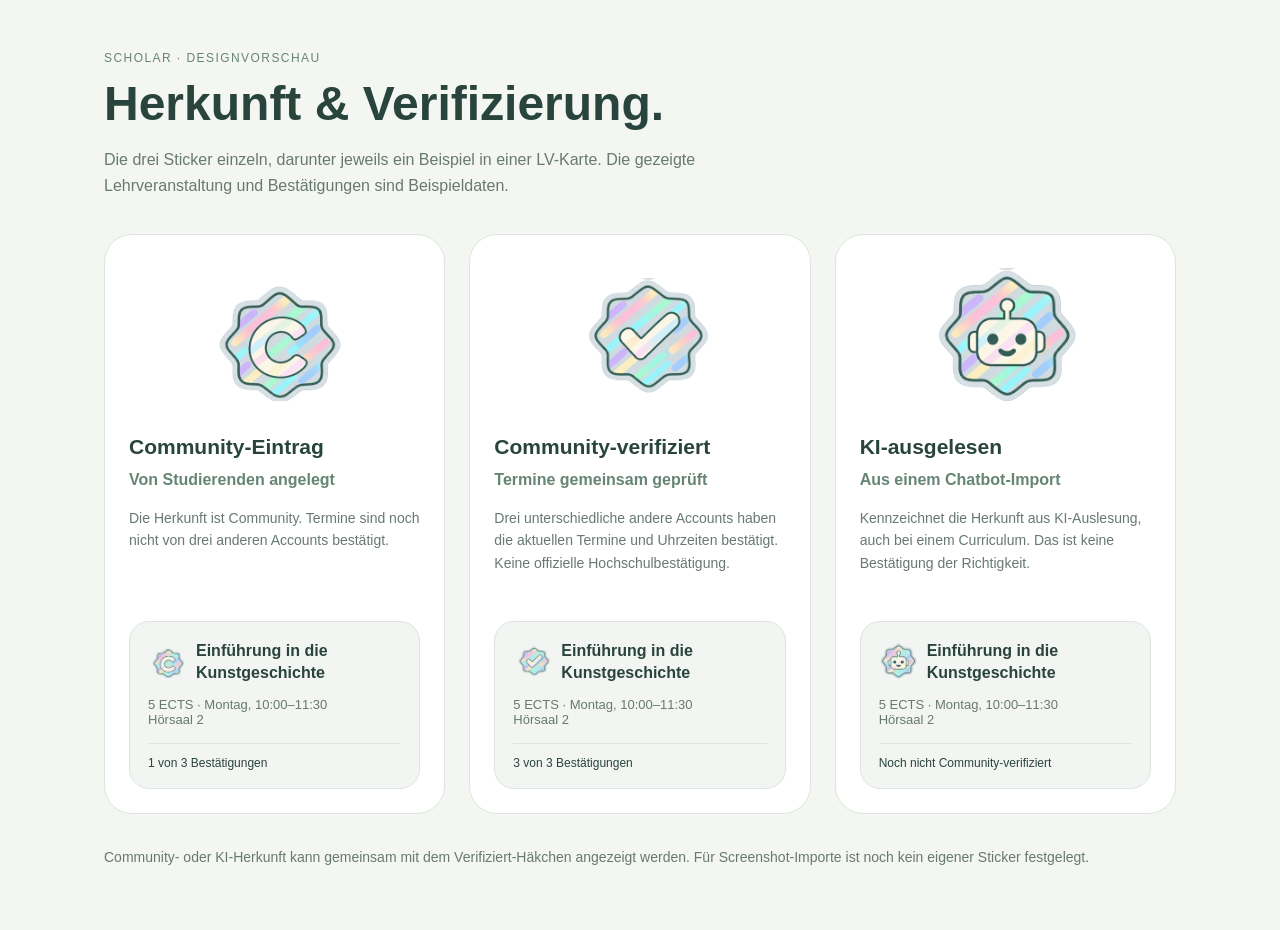
<file: verifizierungen-vorschau.html>
<!doctype html><html lang="de"><meta charset="utf-8"><meta name="viewport" content="width=device-width, initial-scale=1"><title>Scholar · Sticker-Vorschau</title><style>*{box-sizing:border-box}body{margin:0;background:#f4f6f1;color:#29443d;font:16px -apple-system,BlinkMacSystemFont,"Segoe UI",sans-serif}main{max-width:1120px;margin:auto;padding:48px 24px}h1{font-size:clamp(30px,5vw,48px);margin:10px 0 16px}p{line-height:1.6}.intro{max-width:680px;color:#677970}.grid{display:grid;grid-template-columns:repeat(3,minmax(0,1fr));gap:24px;margin-top:36px}.panel{background:white;border:1px solid #dce5df;border-radius:28px;padding:24px;display:flex;flex-direction:column}.sticker{width:144px;height:144px;object-fit:contain;align-self:center;margin:8px 0 24px}h2{font-size:21px;margin:0 0 8px}.sub{color:#668574;font-weight:600;margin:0}.desc{color:#677970;font-size:14px;min-height:100px}.course{background:#f2f5f1;border:1px solid #dce5df;border-radius:20px;padding:18px;margin-top:auto}.title{display:flex;align-items:center;gap:10px;font-weight:650;line-height:1.4}.mini{width:38px;height:38px;object-fit:contain;flex-shrink:0}.detail{font-size:13px;color:#677970;margin-top:12px}.status{font-size:12px;margin-top:16px;padding-top:12px;border-top:1px solid #dce5df}.note{margin-top:32px;font-size:14px;color:#677970}.tag{font-size:12px;letter-spacing:.12em;text-transform:uppercase;color:#668574}@media(max-width:780px){.grid{grid-template-columns:1fr}.desc{min-height:0}.sticker{width:128px;height:128px}main{padding:28px 18px}}</style><main><span class="tag">Scholar · Designvorschau</span><h1>Herkunft & Verifizierung.</h1><p class="intro">Die drei Sticker einzeln, darunter jeweils ein Beispiel in einer LV-Karte. Die gezeigte Lehrveranstaltung und Bestätigungen sind Beispieldaten.</p><div class="grid"><article class="panel"><img class="sticker" src="assets/verification-community.png" alt="Community-Eintrag"><h2>Community-Eintrag</h2><p class="sub">Von Studierenden angelegt</p><p class="desc">Die Herkunft ist Community. Termine sind noch nicht von drei anderen Accounts bestätigt.</p><div class="course"><div class="title"><img class="mini" src="assets/verification-community.png" alt="">Einführung in die Kunstgeschichte</div><div class="detail">5 ECTS · Montag, 10:00–11:30<br>Hörsaal 2</div><div class="status">1 von 3 Bestätigungen</div></div></article><article class="panel"><img class="sticker" src="assets/verification-verified.png" alt="Community-verifiziert"><h2>Community-verifiziert</h2><p class="sub">Termine gemeinsam geprüft</p><p class="desc">Drei unterschiedliche andere Accounts haben die aktuellen Termine und Uhrzeiten bestätigt. Keine offizielle Hochschulbestätigung.</p><div class="course"><div class="title"><img class="mini" src="assets/verification-verified.png" alt="">Einführung in die Kunstgeschichte</div><div class="detail">5 ECTS · Montag, 10:00–11:30<br>Hörsaal 2</div><div class="status">3 von 3 Bestätigungen</div></div></article><article class="panel"><img class="sticker" src="assets/verification-ai.png" alt="KI-ausgelesen"><h2>KI-ausgelesen</h2><p class="sub">Aus einem Chatbot-Import</p><p class="desc">Kennzeichnet die Herkunft aus KI-Auslesung, auch bei einem Curriculum. Das ist keine Bestätigung der Richtigkeit.</p><div class="course"><div class="title"><img class="mini" src="assets/verification-ai.png" alt="">Einführung in die Kunstgeschichte</div><div class="detail">5 ECTS · Montag, 10:00–11:30<br>Hörsaal 2</div><div class="status">Noch nicht Community-verifiziert</div></div></article></div><p class="note">Community- oder KI-Herkunft kann gemeinsam mit dem Verifiziert-Häkchen angezeigt werden. Für Screenshot-Importe ist noch kein eigener Sticker festgelegt.</p></main></html>
</file>
<file: management/style.css>
*{box-sizing:border-box}body{margin:0;background:#f4f6f1;color:#29443d;font:16px -apple-system,BlinkMacSystemFont,Segoe UI,sans-serif}main{max-width:1050px;margin:auto;padding:40px 24px}h1{font-size:42px;margin:12px 0}header p{color:#68796e}button,input,select,textarea{font:inherit;border:1px solid #cad8cd;border-radius:12px;padding:12px;color:inherit}button{background:#e6eee6;cursor:pointer}button:disabled{opacity:.5;cursor:wait}button:focus-visible{outline:3px solid #668574}label{display:grid;gap:8px}form,nav{display:flex;gap:16px;align-items:end;flex-wrap:wrap;margin:24px 0}#login{max-width:700px}article{background:#fff;border:1px solid #dbe4dc;border-radius:20px;padding:24px;margin:20px 0}article h2{font-size:20px}pre{white-space:pre-wrap;overflow-wrap:anywhere;font:14px/1.6 inherit;background:#f5f7f3;padding:16px;border-radius:12px}.flags{color:#964527}textarea{width:100%;min-height:80px}.actions{display:flex;gap:12px;flex-wrap:wrap;margin-top:16px}.danger{background:#f8e6e2;color:#8f382e}small{color:#69796e}details{padding:20px;border:1px solid #dbe4dc;border-radius:16px}.rule{display:flex;align-items:center;gap:16px;margin:10px 0}[hidden]{display:none!important}
.dashboard-tabs{display:flex;gap:12px;flex-wrap:wrap;margin:24px 0}.dashboard-tabs button[aria-pressed=true]{background:#436854;color:#fff}.dashboard-toolbar{padding:20px;background:#fff;border:1px solid #dbe4dc;border-radius:18px}.admin-code-grid{display:grid;grid-template-columns:repeat(2,minmax(0,1fr));gap:18px;max-width:800px;align-items:end}.admin-code-grid input{min-width:0;width:100%}.admin-code-grid>button{grid-column:1/-1;justify-self:start}.code-remove{width:36px;height:36px;padding:0;border-radius:50%;font-size:22px;flex:none}#codeList .rule{justify-content:space-between;padding:18px;background:white;border:1px solid #dbe4dc;border-radius:16px}#rules .rule{padding:12px;border-bottom:1px solid #dbe4dc}#codesPanel>select,#filterSort{margin:16px 0}#rightsPanel,#codesPanel{padding:24px;background:#f8faf6;border-radius:20px}#adminMember{display:grid;grid-template-columns:minmax(0,2fr) minmax(0,1fr) auto}@media(max-width:650px){.admin-code-grid,#adminMember{grid-template-columns:1fr}}

.moderation-offer{padding:0;border:0}.moderation-offer>summary{display:flex;align-items:center;justify-content:space-between;gap:16px;cursor:pointer;list-style:none}.moderation-offer>summary:after{content:'⌄';font-size:24px}.moderation-offer[open]>summary{margin-bottom:22px}.moderation-offer>summary strong{flex:1;min-width:0}.verification-badge{font-size:12px;border-radius:20px;background:#fff2d4;color:#78561b;padding:8px 12px;white-space:nowrap}.verification-badge.verified{background:#e1ebe4;color:#436854}.verified-offer{background:#f1f4f1}.verification-note,.offer-source{font-size:14px;color:#69796e;line-height:1.6}.offer-facts{display:grid;grid-template-columns:110px minmax(0,1fr);gap:10px 18px;margin:22px 0}.offer-facts dt{color:#69796e}.offer-facts dd{margin:0;overflow-wrap:anywhere}.offer-term-details,.offer-calendar{margin:20px 0;background:#f8faf7}.offer-term-details summary,.offer-calendar summary{cursor:pointer;font-weight:600}.offer-appointments{padding:0;list-style:none}.offer-appointments li{display:grid;grid-template-columns:minmax(0,1fr) auto;gap:8px;padding:14px 0;border-bottom:1px solid #dbe4dc}.offer-appointments small{grid-column:1/-1;line-height:1.5}.offer-calendar-controls{display:flex;align-items:center;justify-content:space-between;gap:12px;margin:20px 0}.offer-month-grid{display:grid;grid-template-columns:repeat(7,minmax(0,1fr));gap:6px}.offer-month-grid button{padding:12px 0;border-color:transparent;background:transparent;min-width:0}.offer-month-grid .has-appointments{background:#e1ebe4;font-weight:700}.offer-month-grid button[aria-pressed=true]{outline:2px solid #436854}.offer-weekday{text-align:center;font-size:13px;color:#69796e;padding:8px 0}.moderation-text{white-space:pre-wrap;overflow-wrap:anywhere;line-height:1.6}.offer-preview>a{display:inline-block;margin:6px 0 12px;color:#436854}.empty-state{padding:30px;background:white;border-radius:18px}@media(max-width:600px){.moderation-offer>summary{flex-wrap:wrap}.verification-badge{white-space:normal}.offer-facts{grid-template-columns:80px minmax(0,1fr)}}

.moderator-verification-choice{display:flex;align-items:center;gap:10px;padding:12px 16px;background:#e1ebe4;border-radius:14px}.moderator-verification-choice input{width:22px;height:22px;accent-color:#436854}.actions .moderator-verification-choice{width:100%}

.admin-code-grid .code-unlimited{grid-column:1/-1;display:flex;align-items:center;gap:12px}.admin-code-grid .code-unlimited input{width:22px;height:22px;accent-color:#436854}.admin-code-grid #codeDates{grid-column:1/-1;min-width:0;border:1px solid #cad8cd;border-radius:16px;padding:18px}.code-date-grid{display:grid;grid-template-columns:minmax(0,2fr) minmax(0,1fr);gap:16px}.code-date-hint,.code-duration-hint{font-size:14px;color:#69796e;line-height:1.5;margin:14px 0 0}.admin-code-grid .code-duration-hint{grid-column:1/-1;margin:0}@media(max-width:500px){.code-date-grid{grid-template-columns:1fr}}

.moderation-term-editor{margin-top:20px}.moderation-term-editor form{display:grid;gap:16px}.moderation-edit-rows{display:grid;gap:16px;width:100%;min-width:0}.moderation-edit-row{display:grid;grid-template-columns:minmax(140px,1.3fr) repeat(2,minmax(100px,1fr)) minmax(120px,1.5fr) 40px;gap:12px;align-items:end;padding:16px;background:#f3f7f1;border-radius:16px}.moderation-edit-row input{width:100%;min-width:0}.moderation-edit-row button{padding:10px 0}.notice-editor{display:grid;grid-template-columns:1fr 1fr;gap:18px}.notice-editor label{min-width:0}.notice-editor input,.notice-editor select{width:100%;min-width:0}.notice-editor .full-width{grid-column:1/-1}#noticesPanel{padding:24px;background:#f8faf6;border-radius:20px}#managedNoticeList article button{margin:12px 12px 0 0}@media(max-width:800px){.moderation-edit-row{grid-template-columns:1fr 1fr}.moderation-edit-row label:first-child,.moderation-edit-row label:nth-child(4){grid-column:1/-1}}@media(max-width:550px){.notice-editor{grid-template-columns:1fr}}

.moderation-password{position:relative;min-width:0}.moderation-password input{padding-right:50px;max-width:100%}.moderation-password button{position:absolute;right:5px;top:50%;transform:translateY(-50%);border:0;background:transparent;padding:8px;width:38px;height:38px}
.editor-filters{display:grid;grid-template-columns:repeat(3,minmax(0,1fr));gap:16px;margin:22px 0}.editor-filters label{min-width:0}.editor-filters select{display:block;width:100%;margin-top:8px}.editor-item{padding:22px!important;margin:16px 0!important;border:1px solid #dbe4dc;border-radius:20px;background:#fff}.editor-item>small{display:block;margin-top:12px}.editor-item a{display:inline-block;margin:12px 0;color:#436854}.editor-item .actions{display:flex;flex-wrap:wrap;gap:12px;margin-top:16px}.notice-batch-import{padding:22px;border:1px solid #dbe4dc;border-radius:20px;margin:22px 0}.notice-batch-import summary{cursor:pointer;font-weight:600}.notice-batch-import textarea,#discoverPanel textarea{width:100%;box-sizing:border-box;margin:18px 0;min-height:140px}.notice-batch-import p{margin:16px 0}#discoverPanel pre{max-width:100%;overflow:auto;padding:16px;background:#edf3ed;border-radius:14px}#discoverPanel>form{margin:22px 0}#discoverImportPreview{margin:24px 0}#discoverImportPreview>button{margin:16px 0}@media(max-width:650px){.editor-filters{grid-template-columns:1fr}}
.inline-decision{flex-basis:100%;border-radius:14px;background:#e1ebe4;color:#365b43;padding:14px 16px;line-height:1.5;margin:8px 0;overflow-anchor:none}
.discover-bulk-top{margin:16px 0;padding:14px 18px;background:#edf3ed;border-radius:14px}.discover-bulk-top label,.discover-select-row{display:flex;align-items:center;gap:10px}.discover-bulk-top input,.discover-select-row input{width:20px;height:20px;flex:none;accent-color:#436854}.discover-select-row{margin-bottom:14px!important;font-size:14px}.discover-bulk-actions{display:flex;flex-wrap:wrap;gap:12px;padding:18px;background:#edf3ed;border-radius:16px;margin:18px 0}.discover-bulk-actions p{width:100%;margin:0!important}.discover-bulk-actions button:disabled{opacity:.5;cursor:default}
.newsletter-composer{border-bottom:1px solid #d9e3dc;padding-bottom:32px;margin-bottom:32px}.newsletter-composer textarea{width:100%;box-sizing:border-box;resize:vertical}.newsletter-composer input{width:100%;box-sizing:border-box}.newsletter-composer>div:not(.newsletter-preview)>button{margin:4px 8px 4px 0}.newsletter-preview{background:#f6f8f4;color:#293c32;border:1px solid #dce5dc;border-radius:20px;max-width:600px;padding:30px;margin-top:24px;font-family:Arial,sans-serif}.newsletter-preview>div>div:first-child{font-size:34px;font-weight:700;color:#658574;margin-bottom:30px}.newsletter-preview h1{font-size:26px;line-height:1.25}.newsletter-preview p{font-size:16px;line-height:1.7;margin:20px 0}.newsletter-preview p:last-child{font-size:12px;color:#6c7b70;border-top:1px solid #dce5dc;padding-top:24px}.newsletter-preview a{color:#486b59}.newsletter-preview p:has(>a:only-child)>a{display:inline-block;padding:15px 24px;background:#658574;border-radius:14px;color:#fff;text-decoration:none;font-weight:600}.newsletter-preview[hidden]{display:none}
/* Newsletter: writing and preview remain beside each other on desktop. */
main:has(#newsletterPanel:not([hidden])){max-width:1320px}
.newsletter-workspace{display:grid;grid-template-columns:minmax(0,1fr) minmax(0,1fr);gap:32px;align-items:start;margin-top:24px}
.newsletter-workspace form{display:grid;gap:20px;margin:0;min-width:0;align-items:stretch}
.newsletter-workspace form>label{min-width:0}
.newsletter-workspace input,.newsletter-workspace textarea{background:white}
.newsletter-preview-column{position:sticky;top:24px;min-width:0}
.newsletter-preview-column>h3{margin:0 0 8px}.newsletter-preview-column>p{font-size:14px;color:#68796e;margin:0 0 16px}
.newsletter-preview-column .newsletter-preview{margin-top:0;max-width:none;overflow-wrap:anywhere;max-height:calc(100vh - 120px);overflow:auto}
.newsletter-preview p{white-space:pre-wrap}
.newsletter-confirmation{padding:20px;border:1px solid #91ad9c;background:#edf3ed;border-radius:16px;line-height:1.6}
.newsletter-confirmation p{margin:0 0 16px}.newsletter-confirmation button{margin-right:12px}.newsletter-confirmation button:first-of-type{background:#436854;color:white}
.newsletter-workspace [role=status]{margin:0;line-height:1.6;overflow-wrap:anywhere;min-height:24px}
@media(max-width:800px){.newsletter-workspace{grid-template-columns:1fr}.newsletter-preview-column{position:static}.newsletter-preview-column .newsletter-preview{max-height:none}}

.discover-topic-editor{display:flex;flex-wrap:wrap;gap:12px;margin:18px 0;padding:14px;border:1px solid #d6e2db;border-radius:12px}.discover-topic-editor label{display:flex;align-items:center;gap:7px}.discover-topic-editor input{width:18px;height:18px;margin:0}.discover-topic-editor small,.discover-topic-editor p{flex-basis:100%}
</file>
<file: management/management.css>
:root{color-scheme:light;--ink:#263d32;--accent:#628370;--pale:#e8efe9}body{background:#f5f8f5;color:var(--ink);font:15px/1.55 -apple-system,BlinkMacSystemFont,'Segoe UI',sans-serif}main{max-width:1380px;margin:0 auto;padding:40px 32px}main>header{margin:0 0 28px}main>header span{color:var(--accent);font-size:12px;font-weight:700;letter-spacing:.16em;text-transform:uppercase}main>header h1{font-size:clamp(32px,5vw,52px);line-height:1.1;margin:12px 0}main>header p{color:#63756a}#login{max-width:430px;padding:28px;background:white;border:1px solid #dce5dd;border-radius:22px}input,select,textarea,button{font:inherit}button{border-radius:12px;padding:10px 16px;min-height:44px}#dashboardTabs{display:flex;flex-wrap:wrap;gap:8px;border:0;padding:12px 0 24px}#dashboardTabs button{background:transparent;color:var(--ink);border:1px solid transparent;box-shadow:none}#dashboardTabs button[aria-pressed=true]{background:var(--accent);color:white}.management-account{display:flex;gap:20px;align-items:center;border-top:1px solid #dce5dd;padding:18px 0}.management-account span{margin-right:auto;font-size:13px}.management-account a{color:var(--accent)}.stats-heading h2{font-size:28px;margin:8px 0}.stats-heading p,.stats-note{color:#65776b}.stats-controls{display:flex;flex-wrap:wrap;align-items:end;gap:14px;padding:20px 0;background:transparent;border:0}.stats-controls label{display:grid;gap:5px;min-width:140px}.stats-controls input,.stats-controls select{margin:0;min-height:44px}.stats-metrics{display:grid;grid-template-columns:repeat(4,1fr);gap:16px;margin:12px 0 24px}.stats-metrics article{margin:0;padding:22px;background:white;border:1px solid #dce5dd;border-radius:18px;display:flex;flex-direction:column;gap:8px}.stats-metrics span{color:#63756a;font-size:13px}.stats-metrics strong{font-size:30px;font-weight:650;line-height:1.2}.stats-card{background:white;border:1px solid #dce5dd;border-radius:18px;padding:22px;margin-bottom:18px;min-width:0;overflow:auto}.stats-card h3{margin:0 0 16px;font-size:17px}.stats-grid{display:grid;grid-template-columns:1fr 1fr;gap:0 18px}.stats-card table{border-collapse:collapse;width:100%;font-size:13px}.stats-card th,.stats-card td{text-align:left;padding:10px 8px;border-bottom:1px solid #edf1ed;overflow-wrap:anywhere}.stats-card th{color:#65776b;font-weight:500}.stats-bars{height:190px;display:flex;gap:8px;align-items:end;overflow:auto}.stats-bars>div{flex:1;min-width:28px;display:flex;flex-direction:column;align-items:center;gap:5px;font-size:11px}.stats-bars i{display:block;width:100%;background:var(--accent);border-radius:6px 6px 0 0}.stats-note{font-size:12px;max-width:900px}.dashboard-toolbar #logout{display:none}[hidden]{display:none!important}.newsletter-workspace{min-width:0}.dashboard-toolbar{gap:12px}article{border-radius:16px}#status{min-height:24px}@media(max-width:800px){main{padding:24px 16px}.stats-metrics{grid-template-columns:1fr 1fr}.stats-grid{grid-template-columns:1fr}.management-account{flex-wrap:wrap}.newsletter-workspace{display:block}.stats-controls label{flex:1}.stats-metrics strong{font-size:25px}}
.stats-bars>.stats-bar{flex:1;min-width:28px;padding:0;border:0;border-radius:0;background:transparent;display:flex;flex-direction:column;align-items:center;justify-content:end;gap:5px;font-size:11px;box-shadow:none;color:inherit;height:180px}.stats-bar:hover i,.stats-bar:focus-visible i{background:#365942}.stats-bars .stats-bar small{font-size:10px;white-space:nowrap}
</file>
<file: assets/style.css>
:root{--bg:#f6f8f1;--ink:#17382f;--muted:#5c7268;--accent:#447c70;--line:#dce5da}*{box-sizing:border-box}body{margin:0;background:var(--bg);color:var(--ink);font:17px/1.7 system-ui,-apple-system,sans-serif}a{color:inherit;text-underline-offset:5px}a:focus-visible{outline:3px solid var(--accent);outline-offset:5px}header,main,footer{max-width:1120px;margin:auto;padding:26px 28px}header{display:flex;justify-content:space-between;align-items:center;gap:20px;border-bottom:1px solid var(--line)}.brand{display:flex;align-items:center;gap:12px;font-size:24px;font-weight:750;text-decoration:none}.brand img{width:42px;height:42px;border-radius:12px}nav{display:flex;gap:24px;flex-wrap:wrap;font-size:14px}nav a{text-decoration:none}.hero{display:grid;grid-template-columns:1.2fr 1fr;align-items:center;gap:60px;padding:65px 0 80px}.eyebrow{font-size:12px;text-transform:uppercase;letter-spacing:2px;color:var(--accent);font-weight:700}h1{font-size:clamp(42px,6vw,76px);line-height:1.08;letter-spacing:-3px;font-weight:600;margin:20px 0 26px}h2{font-size:30px;line-height:1.25;letter-spacing:-.7px}h3{font-size:20px}.lead{font-size:20px;color:var(--muted);max-width:550px}.pill{display:inline-block;border:1px solid var(--line);border-radius:30px;padding:7px 15px;font-size:12px;margin-bottom:8px}.button{display:inline-block;background:var(--ink);color:white;padding:13px 23px;border-radius:16px;text-decoration:none;margin-top:18px}.preview{background:#e9efdf;border:1px solid var(--line);border-radius:38px;padding:32px;transform:rotate(2deg)}.preview-top{display:flex;justify-content:space-between;align-items:center}.ring{width:150px;height:150px;background:conic-gradient(var(--accent) 0 65%,#d3ddc8 65%);border-radius:50%;display:grid;place-items:center;margin:24px auto}.ring span{width:122px;height:122px;border-radius:50%;background:#e9efdf;display:grid;place-items:center;font-size:33px}.agenda{background:var(--bg);padding:18px 22px;margin-top:12px;border-radius:18px}.agenda small{display:block;color:var(--muted)}.example{font-size:11px;text-align:center;color:var(--muted);margin-top:16px}.features{display:grid;grid-template-columns:repeat(3,1fr);gap:28px;border-top:1px solid var(--line);padding:38px 0}.features p{color:var(--muted)}.contact{border-top:1px solid var(--line);padding:35px 0}.legal{max-width:780px;padding-top:45px}.legal h1{font-size:46px;letter-spacing:-1.5px}.legal h2{font-size:28px}.registration-notice{padding:16px 20px;background:#f4ebd5;border-radius:14px;color:#685536;font-size:14px}.footnote{font-size:13px;color:var(--muted)}footer{display:flex;justify-content:space-between;gap:24px;flex-wrap:wrap;border-top:1px solid var(--line);font-size:13px;color:var(--muted);margin-top:32px}footer div{display:flex;gap:18px;flex-wrap:wrap}@media(max-width:720px){header,main,footer{padding:22px}.hero{grid-template-columns:1fr;gap:28px;padding:40px 0}.preview{transform:none}.features{grid-template-columns:1fr;gap:8px}nav{gap:14px}h1{letter-spacing:-1.8px}}

html{scroll-behavior:smooth;scroll-padding-top:24px}.brand img{width:48px;height:48px}.feature-section{padding:56px 0;border-top:1px solid var(--line)}.section-intro{max-width:650px;color:var(--muted)}.feature-grid{display:grid;grid-template-columns:repeat(3,minmax(0,1fr));gap:24px;margin-top:32px}.feature-grid article{padding:26px;background:#fff9;border:1px solid var(--line);border-radius:24px}.feature-grid p,.plus-grid p{color:var(--muted);font-size:15px}.feature-icon{display:block;width:34px;height:34px;background:var(--accent);mask:var(--icon) center/contain no-repeat;-webkit-mask:var(--icon) center/contain no-repeat}.plus-section{padding:40px;border-radius:36px;background:#e9efdf;margin:20px 0 64px;overflow:hidden}.plus-intro{display:flex;justify-content:space-between;align-items:center;gap:32px}.plus-logo{width:200px;height:200px;object-fit:contain;border-radius:32px;flex-shrink:0}.rotating-heading{font-size:clamp(30px,4.5vw,50px);line-height:1.25;margin-bottom:0;display:flex;gap:.24em;flex-wrap:wrap}.word-window{height:1.25em;overflow:hidden;display:inline-block}.word-track{display:block;animation:word-board 20s infinite}.word-track>span{display:block;height:1.25em;color:var(--accent)}@keyframes word-board{0%,15%{transform:translateY(0)}20%,35%{transform:translateY(-16.6667%)}40%,55%{transform:translateY(-33.3333%)}60%,75%{transform:translateY(-50%)}80%,95%{transform:translateY(-66.6667%)}100%{transform:translateY(-83.3333%)}}.sr-only{position:absolute;width:1px;height:1px;overflow:hidden;clip-path:inset(50%)}.plus-grid{display:grid;grid-template-columns:repeat(2,minmax(0,1fr));gap:16px 32px;margin:40px 0}.plus-grid article{border-top:1px solid #cddbc7;padding-top:12px}.color-showcase{border-top:1px solid #cddbc7;padding-top:22px}.color-options{display:flex;gap:12px;flex-wrap:wrap;margin:24px 0}.color-choice{font:inherit;font-size:12px;color:var(--ink);background:transparent;border:1px solid transparent;border-radius:14px;padding:10px;cursor:pointer;display:grid;justify-items:center;gap:8px;min-width:74px}.color-choice>span{width:30px;height:30px;border-radius:50%;background:var(--swatch)}.color-choice[aria-pressed=true]{background:#fff9;border-color:var(--accent)}button:focus-visible{outline:3px solid var(--accent);outline-offset:3px}@media(max-width:850px){.feature-grid{grid-template-columns:repeat(2,minmax(0,1fr))}}@media(max-width:600px){header{align-items:flex-start;flex-wrap:wrap;gap:14px}nav{width:100%;justify-content:space-between}.feature-grid{grid-template-columns:1fr}.plus-section{padding:24px;border-radius:26px}.plus-intro{flex-direction:column;align-items:flex-start}.plus-logo{width:130px;height:130px;align-self:center}.plus-grid{grid-template-columns:1fr}.hero{gap:34px}.preview-top{gap:12px}}@media(prefers-reduced-motion:reduce){html{scroll-behavior:auto}.word-track{animation:none}}

.phone-showcase{display:grid;justify-items:center;perspective:1200px}.phone{width:310px;max-width:100%;background:#1c2723;padding:9px;border-radius:46px;box-shadow:0 26px 50px #17382f20;position:relative;transform:rotate(3deg);transition:transform .45s ease,box-shadow .45s ease}.phone:hover,.phone:focus-within{transform:rotate(0) translateY(-6px);box-shadow:0 35px 65px #17382f2a}.phone-screen{background:var(--bg);border-radius:38px;padding:20px 18px 12px;overflow:hidden;min-height:590px}.phone-island{position:absolute;top:17px;width:90px;height:22px;border-radius:20px;background:#1c2723;left:50%;transform:translateX(-50%);z-index:1}.phone-status{display:flex;justify-content:space-between;font-size:10px;font-weight:700;padding:0 8px 20px}.phone-appbar{display:flex;justify-content:space-between;align-items:center;font-size:16px;border-bottom:1px solid var(--line);padding-bottom:14px}.phone-view{min-height:445px;padding-top:12px}.phone-view[hidden]{display:none}.phone-view h3{font-size:27px;margin:3px 0}.phone-view .eyebrow{font-size:9px;margin-bottom:6px}.phone-subtitle{font-size:12px;color:var(--muted);margin:3px 0}.phone .ring{width:140px;height:140px;margin:20px auto}.phone .ring span{width:115px;height:115px;display:flex;flex-direction:column;justify-content:center;font-size:29px}.phone .ring small{font-size:10px;color:var(--muted)}.phone .agenda{padding:13px 15px;background:white;font-size:12px;border:1px solid var(--line);transition:transform .2s}.phone .agenda:hover{transform:translateY(-3px)}.phone .agenda small{font-size:10px}.mini-progress{height:5px;background:#e3eadf;border-radius:8px;margin-top:9px}.mini-progress span{display:block;width:60%;height:100%;background:var(--accent);border-radius:8px}.phone-tabs{display:flex;gap:5px;padding-top:10px;border-top:1px solid var(--line)}.phone-tabs button{flex:1;min-width:0;font:inherit;font-size:10px;padding:9px 3px;border:0;border-radius:12px;background:transparent;color:var(--muted);cursor:pointer}.phone-tabs button[aria-pressed=true]{background:#e4ecdf;color:var(--ink);font-weight:700}.phone-homebar{height:4px;width:92px;background:var(--ink);border-radius:10px;margin:15px auto 0}.mini-week{display:flex;justify-content:space-between;background:#e4ecdf;border-radius:12px;padding:13px;margin:24px 0;font-size:12px}.learning-illustration{display:grid;place-items:center;height:135px}.learning-illustration .feature-icon{width:90px;height:90px}@media(max-width:720px){.phone{transform:none}.phone-showcase{margin-top:16px}}@media(prefers-reduced-motion:reduce){.phone,.phone .agenda{transition:none}.phone:hover,.phone:focus-within{transform:none}}

.horizontal-cards{display:flex;gap:20px;overflow-x:auto;scroll-snap-type:x mandatory;padding:8px 2px 22px;scrollbar-width:thin;scrollbar-color:var(--accent) transparent}.horizontal-cards article{flex:0 0 310px;scroll-snap-align:start;min-width:0}.plus-grid.horizontal-cards{margin-top:16px}.plus-grid article{background:var(--panel,#ffffff70);border:1px solid var(--line);border-radius:22px;padding:24px}.scroll-hint{font-size:12px;color:var(--muted);margin:26px 0 4px}.plus-section{--bg:#e9efdf;--ink:#17382f;--muted:#5c7268;--accent:#447c70;--line:#cddbc7;--panel:#ffffff70;background:var(--bg);color:var(--ink);transition:background-color .3s,color .3s}.plus-section .eyebrow,.plus-section .word-track>span{color:var(--accent)}.plus-section .button{background:var(--accent);color:#fff}.plus-section .color-choice{color:var(--ink)}.plus-section .color-showcase{margin-top:30px;border-color:var(--line)}.plus-section[data-palette=lilac]{--bg:#ece4f5;--ink:#352d40;--muted:#756d83;--accent:#80619f;--line:#d8c9e6}.plus-section[data-palette=blue]{--bg:#e2ecf6;--ink:#283946;--muted:#667887;--accent:#527b9e;--line:#c8d9e9}.plus-section[data-palette=orange]{--bg:#ffe6d6;--ink:#49332c;--muted:#886e61;--accent:#b75f39;--line:#ebc7af}.plus-section[data-palette=rose]{--bg:#f4e3eb;--ink:#422f39;--muted:#826d79;--accent:#a35e7d;--line:#dfc7d3}.plus-section[data-palette=teal]{--bg:#dfefef;--ink:#293d3e;--muted:#627b7d;--accent:#447f83;--line:#bedcdd}.plus-section[data-palette=coral]{--bg:#ffe5df;--ink:#50312d;--muted:#865f58;--accent:#b65e53;--line:#ebc4ba}.plus-section[data-palette=berry]{--bg:#eee1eb;--ink:#432b3c;--muted:#7d6274;--accent:#965375;--line:#dbc3d3}.phone{height:632px;width:310px;flex-shrink:0}.phone-screen{height:614px;min-height:0;display:flex;flex-direction:column}.phone-status,.phone-appbar,.phone-tabs,.phone-homebar{flex-shrink:0}.phone-view{flex:1;min-height:0;overflow:hidden;padding-top:10px}.phone-tabs{margin-top:auto}.phone-homebar{margin-top:12px;margin-bottom:0}.phone-actions{display:flex;gap:8px;align-items:center}.phone-action{width:17px;height:17px;background:var(--accent);mask:var(--icon) center/contain no-repeat;-webkit-mask:var(--icon) center/contain no-repeat}.learning-illustration{height:88px}.learning-illustration .feature-icon{width:62px;height:62px}.phone-view[data-phone-view=learn] .agenda{margin-top:10px}.word-window{min-width:6.5em}.rotating-heading{align-items:baseline}@media(max-width:600px){.horizontal-cards article{flex-basis:85%;padding:22px}.color-options{gap:7px}.color-choice{min-width:62px;padding:8px}.phone{max-width:100%}.plus-intro{gap:18px}.word-window{min-width:0}}

.plus-section{--accent:#668574}.color-options{display:grid;grid-template-columns:repeat(8,minmax(0,1fr));gap:12px}.color-choice{min-width:0;width:100%}.color-choice>span{flex-shrink:0}.plus-intro .button{background:var(--accent)}
.plus-section[data-palette=sage]{--accent:#668574}
.plus-section[data-palette=blue]{--accent:#4059a8}
.plus-section[data-palette=teal]{--accent:#437f83}
.plus-section[data-palette=orange]{--accent:#b85f38}
.plus-section[data-palette=rose]{--accent:#a45e7d}
.plus-section[data-palette=coral]{--accent:#bc584d}
.plus-section[data-palette=lilac]{--accent:#80619f}
.plus-section[data-palette=berry]{--accent:#884777}
@media(max-width:600px){.color-options{grid-template-columns:repeat(4,minmax(0,1fr));gap:12px 8px;max-width:340px;margin:24px auto}.color-choice{min-width:0;padding:10px 4px}.plus-intro{align-items:center;text-align:center}.plus-section .color-showcase{text-align:center}.plus-section .scroll-hint,.plus-section>.footnote{text-align:center}.plus-intro .rotating-heading{justify-content:center}.plus-intro .button{display:table;margin:20px auto 0}.phone-tabs{justify-content:center}.phone-tabs button{display:grid;place-items:center}}

.word-track{animation:word-board-expanded 48s infinite}.word-window{min-width:0;width:9.8em;max-width:100%}@keyframes word-board-expanded{0.0000%,6.2500%{transform:translateY(0.000000%)}8.3333%,14.5833%{transform:translateY(-7.692308%)}16.6667%,22.9167%{transform:translateY(-15.384615%)}25.0000%,31.2500%{transform:translateY(-23.076923%)}33.3333%,39.5833%{transform:translateY(-30.769231%)}41.6667%,47.9167%{transform:translateY(-38.461538%)}50.0000%,56.2500%{transform:translateY(-46.153846%)}58.3333%,64.5833%{transform:translateY(-53.846154%)}66.6667%,72.9167%{transform:translateY(-61.538462%)}75.0000%,81.2500%{transform:translateY(-69.230769%)}83.3333%,89.5833%{transform:translateY(-76.923077%)}91.6667%,97.9167%{transform:translateY(-84.615385%)}100%{transform:translateY(-92.307692%)}}@media(prefers-reduced-motion:reduce){.word-track{animation:none}}

.store-buttons{display:flex;gap:14px;flex-wrap:wrap;margin-top:24px}.store-button{display:flex;align-items:center;gap:13px;min-height:66px;padding:12px 18px;border:1px solid var(--line);border-radius:16px;background:#fff9;color:var(--ink);text-align:left;font:inherit;opacity:1}.store-button small{display:block;font-size:11px;color:var(--muted)}.store-button strong{display:block;font-size:16px;line-height:1.4}.store-platform{font-size:11px;font-weight:700;background:#e4ecdf;padding:7px;border-radius:8px}.store-button:disabled{cursor:default}@media(max-width:600px){.store-buttons{justify-content:center}.store-button{flex:1 1 190px;justify-content:center;max-width:320px}}

.store-button{border-radius:999px;padding:13px 23px}.store-logo{width:28px;height:28px;flex-shrink:0}.horizontal-cards{scroll-snap-type:none}.horizontal-cards article{flex-shrink:0}.carousel-copy{pointer-events:none}@media(prefers-reduced-motion:reduce){.horizontal-cards{scroll-snap-type:x mandatory}}

.horizontal-cards{display:block;position:relative}.carousel-rail{display:flex;gap:20px;width:max-content;will-change:transform}.carousel-rail article{width:310px;flex:0 0 310px}.carousel-rail .carousel-copy{pointer-events:none}@media(max-width:600px){.carousel-rail article{width:260px;flex-basis:260px}}@media(prefers-reduced-motion:reduce){.carousel-rail{will-change:auto}}

.legal h1{font-size:clamp(30px,5vw,46px);overflow-wrap:normal}.legal h2{margin-top:32px;font-size:23px}.legal p,.legal li{max-width:74ch}.legal a{overflow-wrap:anywhere}.comparison{padding:36px 0 56px}.comparison-scroll{overflow-x:auto;margin:25px 0;border:1px solid var(--line);border-radius:20px}table{width:100%;border-collapse:collapse;min-width:660px;text-align:left}caption{padding:15px;text-align:left;font-size:12px;color:var(--muted)}th,td{padding:16px 20px;border-bottom:1px solid var(--line);vertical-align:top;font-size:14px}thead th{background:#e4ecdf}tbody th{width:22%}tbody tr:last-child>*{border-bottom:0}.device .mobile-modal{overflow-x:hidden}.device .mobile-modal label{min-width:0}

.institutions{padding:35px 0;border-top:1px solid var(--line)}.institution-grid{display:grid;grid-template-columns:repeat(2,minmax(0,1fr));gap:16px;margin:26px 0}.institution-grid article{padding:22px;border:1px solid var(--line);border-radius:20px}.institution-grid h3{margin-top:0;overflow-wrap:normal}.institution-grid p{font-size:13px;color:var(--muted)}.institution-directory{padding:18px;border:1px solid var(--line);border-radius:20px}.institution-directory summary{cursor:pointer;font-weight:600}.institution-directory li{margin:16px 0}.institution-directory li span{display:block;font-size:13px;color:var(--muted)}@media(max-width:600px){.institution-grid{grid-template-columns:1fr}}

.institution-grid{display:flex;gap:18px;overflow-x:auto;scroll-snap-type:x mandatory;padding:8px 2px 20px;scrollbar-width:thin;scrollbar-color:var(--accent) transparent}.institution-grid article{flex:0 0 300px;scroll-snap-align:start;background:#ffffff80}.plan-intro{display:grid;grid-template-columns:1fr 1fr;gap:20px;margin:28px 0}.plan-intro article{padding:26px;border-radius:24px}.basic-plan{border:1px solid var(--line);background:#ffffff80}.plus-plan{background:#e0ebdf;border:2px solid #668574}.plus-plan h3{font-size:26px}.plan-intro p{font-size:15px}.plan-intro a{font-size:14px;font-weight:650}.comparison-scroll{border-radius:24px;border-color:#b7cabb}.comparison table td:nth-child(3){background:#eaf2e6;color:#254a39;border-left:2px solid #b7cabb;font-weight:550}.comparison table th.plus-column{background:#668574;color:#fff;border-left:2px solid #668574}.comparison table th.basic-column{background:#eef1eb}.plan-label{display:block;font-size:20px}.comparison thead small{display:block;font-weight:400;font-size:12px;margin-top:6px}.comparison-missing{display:block;color:#7b756e;font-weight:400;font-size:12px;margin-top:10px;padding-left:12px;border-left:2px solid #d8d4cc}.comparison-extra{font-weight:700}.comparison tbody tr:hover td{filter:brightness(.98)}@media(max-width:600px){.institution-grid article{flex-basis:84%;padding:22px}.plan-intro{grid-template-columns:1fr;gap:16px}.plan-intro article{padding:22px}}

/* Clear feature availability in both desktop and mobile comparison. */
.comparison-mark{display:inline-flex;align-items:center;justify-content:center;font-size:25px;font-weight:700;line-height:1.2;min-width:28px}.comparison-mark.included{color:#436854}.comparison-mark.excluded{color:#8a918a}.comparison table td{text-align:center;vertical-align:middle}.comparison-note{display:block!important;color:#737c75!important;font-size:12px!important;font-weight:400;line-height:1.5;margin:8px auto 0!important;max-width:240px}.comparison table th[scope=row]{text-align:left;line-height:1.5}.comparison .plus-column .plan-label{white-space:nowrap}

/* Website review, 30 October 2026 */
.phone,.phone:hover,.phone:focus-within{transform:none!important}.hero{align-items:start}.hero>div:first-child{padding-top:20px}.hero-actions{display:flex;flex-wrap:wrap;gap:12px;align-items:center}.button.secondary{background:transparent;color:var(--accent);border:1px solid var(--accent)}.hero-actions .button{margin-top:0}.signup-card{max-width:620px;margin:30px auto 80px;padding:32px;border:1px solid var(--line);border-radius:24px;background:white}.signup-card label{display:block;margin:20px 0 8px;font-weight:600}.signup-card input:not([type=checkbox]){display:block;width:100%;box-sizing:border-box;padding:14px;font:inherit;border:1px solid var(--line);border-radius:12px}.signup-card .consent{display:flex;gap:12px;font-weight:400;align-items:flex-start}.signup-card .consent input{margin-top:7px;flex-shrink:0}.signup-card button{margin-top:20px}.signup-card [role=status]{min-height:2em}.honey{position:absolute;left:-10000px}.signup-card small{color:var(--muted)}

/* Planner-first launch direction */
.import-paths{display:grid;grid-template-columns:repeat(3,minmax(0,1fr));gap:20px;margin:30px 0}.import-paths article{min-width:0;padding:24px;border:1px solid var(--line,#dce4dc);border-radius:24px;background:#f6f8f4}.import-paths h3{margin-top:0}.import-paths p{line-height:1.65}.institutions .lead{max-width:760px}@media(max-width:700px){.import-paths{grid-template-columns:1fr}}
</file>
